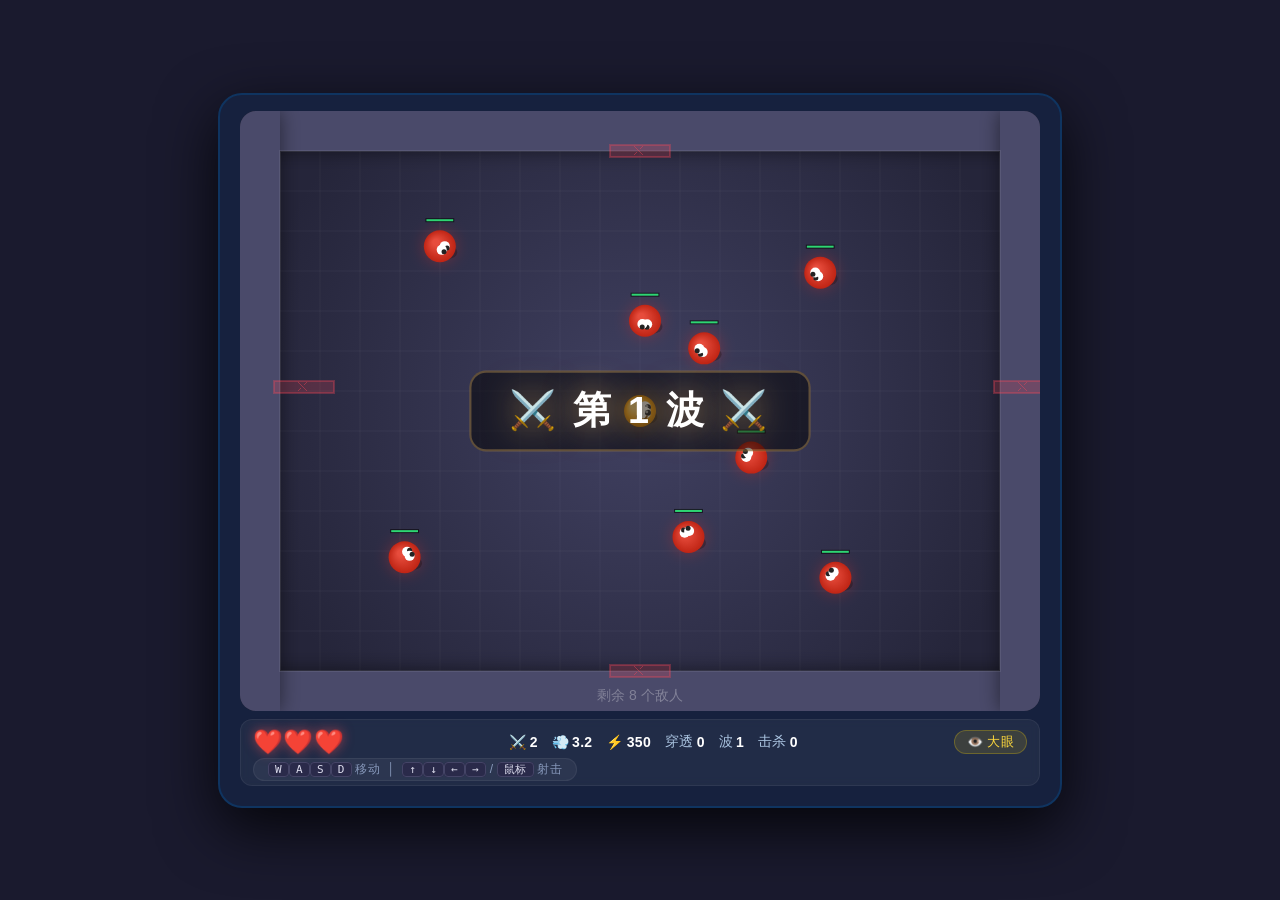
<file: static/abi/index.html>
<!DOCTYPE html>
<html lang="zh-CN">
<head>
    <meta charset="UTF-8">
    <meta name="viewport" content="width=device-width, initial-scale=1.0">
    <title>以撒的结合 · 终极强化版</title>
    <style>
        * {
            margin: 0;
            padding: 0;
            box-sizing: border-box;
            user-select: none;
        }
        body {
            background: #1a1a2e;
            display: flex;
            justify-content: center;
            align-items: center;
            min-height: 100vh;
            font-family: 'Segoe UI', Arial, sans-serif;
        }
        .game-wrapper {
            background: #16213e;
            padding: 16px 20px 20px 20px;
            border-radius: 24px;
            box-shadow: 0 20px 60px rgba(0, 0, 0, 0.8);
            border: 2px solid #0f3460;
            display: flex;
            flex-direction: column;
            align-items: center;
        }
        canvas {
            display: block;
            margin: 0 auto;
            border-radius: 16px;
            background: #2d2d44;
            cursor: crosshair;
            box-shadow: inset 0 0 30px rgba(0, 0, 0, 0.6);
            width: 800px;
            height: 600px;
        }
        .info-bar {
            display: flex;
            justify-content: space-between;
            align-items: center;
            padding: 10px 12px 4px 12px;
            color: #eee;
            font-size: 14px;
            letter-spacing: 0.3px;
            flex-wrap: wrap;
            gap: 4px 10px;
            width: 100%;
            max-width: 800px;
            background: rgba(255,255,255,0.05);
            border-radius: 12px;
            margin-top: 8px;
            backdrop-filter: blur(4px);
            border: 1px solid rgba(255,255,255,0.06);
        }
        .info-bar .hearts {
            font-size: 24px;
            line-height: 1;
            text-shadow: 0 0 12px rgba(255, 80, 80, 0.5);
            min-width: 100px;
        }
        .info-bar .stats {
            display: flex;
            gap: 14px;
            font-weight: 500;
            flex-wrap: wrap;
        }
        .info-bar .stats .stat-item {
            display: flex;
            align-items: center;
            gap: 3px;
        }
        .info-bar .stats .stat-item .label {
            color: #aac4e0;
        }
        .info-bar .stats .stat-item .value {
            color: #fff;
            font-weight: 700;
        }
        .info-bar .special-badge {
            display: flex;
            gap: 6px;
            background: rgba(255, 215, 0, 0.12);
            padding: 2px 12px;
            border-radius: 20px;
            border: 1px solid rgba(255, 215, 0, 0.25);
            font-size: 13px;
            flex-wrap: wrap;
        }
        .info-bar .special-badge .badge-item {
            display: flex;
            align-items: center;
            gap: 4px;
            color: #ffd93d;
        }
        .info-bar .controls-hint {
            font-size: 12px;
            color: #8899bb;
            background: rgba(255, 255, 255, 0.05);
            padding: 2px 14px;
            border-radius: 20px;
            border: 1px solid rgba(255, 255, 255, 0.06);
            white-space: nowrap;
        }
        .info-bar .controls-hint kbd {
            background: #2a2a4a;
            color: #dde;
            padding: 0 6px;
            border-radius: 4px;
            font-size: 11px;
            border: 1px solid #444466;
        }
        .game-over-overlay,
        .victory-overlay {
            position: absolute;
            top: 0;
            left: 0;
            width: 100%;
            height: 100%;
            display: flex;
            flex-direction: column;
            justify-content: center;
            align-items: center;
            background: rgba(0, 0, 0, 0.7);
            backdrop-filter: blur(6px);
            border-radius: 16px;
            pointer-events: none;
            opacity: 0;
            transition: opacity 0.5s ease;
        }
        .game-over-overlay.show,
        .victory-overlay.show {
            opacity: 1;
            pointer-events: auto;
        }
        .game-over-overlay h1 {
            font-size: 52px;
            color: #ff6b6b;
            text-shadow: 0 0 30px rgba(255, 50, 50, 0.6);
            margin-bottom: 8px;
            letter-spacing: 2px;
        }
        .victory-overlay h1 {
            font-size: 52px;
            color: #ffd93d;
            text-shadow: 0 0 30px rgba(255, 215, 0, 0.6);
            margin-bottom: 8px;
            letter-spacing: 2px;
        }
        .game-over-overlay .sub,
        .victory-overlay .sub {
            font-size: 20px;
            color: #ccd;
            margin-bottom: 20px;
        }
        .game-over-overlay .restart-btn,
        .victory-overlay .restart-btn {
            background: #e94560;
            border: none;
            color: white;
            font-size: 22px;
            font-weight: 700;
            padding: 14px 48px;
            border-radius: 50px;
            cursor: pointer;
            transition: all 0.2s;
            box-shadow: 0 8px 24px rgba(233, 69, 96, 0.4);
            letter-spacing: 0.5px;
        }
        .victory-overlay .restart-btn {
            background: #f5a623;
            box-shadow: 0 8px 24px rgba(245, 166, 35, 0.4);
        }
        .game-over-overlay .restart-btn:hover {
            transform: scale(1.06);
            background: #ff6b81;
            box-shadow: 0 12px 32px rgba(233, 69, 96, 0.6);
        }
        .victory-overlay .restart-btn:hover {
            transform: scale(1.06);
            background: #ffc107;
            box-shadow: 0 12px 32px rgba(245, 166, 35, 0.6);
        }
        .canvas-wrap {
            position: relative;
            display: inline-block;
        }
        .wave-announce {
            position: absolute;
            top: 50%;
            left: 50%;
            transform: translate(-50%, -50%);
            color: #fff;
            font-size: 36px;
            font-weight: 800;
            text-shadow: 0 0 30px rgba(255, 200, 100, 0.6);
            opacity: 0;
            pointer-events: none;
            transition: all 0.4s ease;
            letter-spacing: 3px;
            background: rgba(0, 0, 0, 0.5);
            padding: 12px 36px;
            border-radius: 16px;
            border: 2px solid rgba(255, 200, 100, 0.3);
        }
        .wave-announce.show {
            opacity: 1;
            transform: translate(-50%, -50%) scale(1.05);
        }
        .boss-announce {
            border-color: #ff6b6b !important;
            color: #ff6b6b !important;
            box-shadow: 0 0 60px rgba(255, 50, 50, 0.4) !important;
        }
        .final-boss-announce {
            border-color: #ffd700 !important;
            color: #ffd700 !important;
            box-shadow: 0 0 80px rgba(255, 215, 0, 0.6) !important;
            background: rgba(0,0,0,0.8) !important;
        }
        @media (max-width: 860px) {
            canvas {
                width: 100%;
                height: auto;
                aspect-ratio: 800/600;
            }
            .game-wrapper {
                padding: 12px;
            }
            .info-bar {
                font-size: 12px;
                flex-direction: column;
                align-items: stretch;
                gap: 4px;
            }
            .info-bar .stats {
                justify-content: center;
            }
            .info-bar .controls-hint {
                font-size: 11px;
                text-align: center;
            }
            .special-badge {
                justify-content: center;
            }
        }
    </style>
</head>
<body>

    <div class="game-wrapper">
        <div class="canvas-wrap">
            <canvas id="gameCanvas" width="800" height="600"></canvas>
            <div class="wave-announce" id="waveAnnounce">⚔️ 第 1 波 ⚔️</div>
            <div class="game-over-overlay" id="gameOverOverlay">
                <h1>💀 陨落</h1>
                <div class="sub">你坚持了 <span id="finalWave">0</span> 波 · 击杀 <span id="finalKills">0</span></div>
                <button class="restart-btn" id="restartBtn">🔄 重新开始</button>
            </div>
            <div class="victory-overlay" id="victoryOverlay">
                <h1>🏆 胜利！</h1>
                <div class="sub">你成功击败了最终Boss！<br>击杀总数：<span id="victoryKills">0</span></div>
                <button class="restart-btn" id="victoryRestartBtn">🔄 再来一局</button>
            </div>
        </div>
        <div class="info-bar">
            <div class="hearts" id="heartDisplay">❤️❤️❤️</div>
            <div class="stats" id="statsDisplay">
                <span class="stat-item"><span class="label">⚔️</span><span class="value" id="atkDisplay">1</span></span>
                <span class="stat-item"><span class="label">💨</span><span class="value" id="spdDisplay">3.2</span></span>
                <span class="stat-item"><span class="label">⚡</span><span class="value" id="rateDisplay">350</span></span>
                <span class="stat-item"><span class="label" id="pierceLabel">穿透</span><span class="value" id="pierceDisplay">0</span></span>
                <span class="stat-item"><span class="label">波</span><span class="value" id="waveDisplay">0</span></span>
                <span class="stat-item"><span class="label">击杀</span><span class="value" id="killDisplay">0</span></span>
            </div>
            <div class="special-badge" id="specialBadge">
                <span class="badge-item" id="shieldBadge" style="display:none;">🛡️ 护盾</span>
                <span class="badge-item" id="scytheBadge" style="display:none;">🌪️ 镰刀</span>
                <span class="badge-item" id="homingBadge" style="display:none;">🥄 弯勺</span>
                <span class="badge-item" id="petBadge" style="display:none;">🐕 猎犬</span>
                <span class="badge-item" id="ramPetBadge" style="display:none;">🐐 山羊</span>
                <span class="badge-item" id="slowBadge" style="display:none;">❄️ 冰霜</span>
                <span class="badge-item" id="explosiveBadge" style="display:none;">💥 爆炸</span>
                <span class="badge-item" id="burnBadge" style="display:none;">🔥 灼烧</span>
                <span class="badge-item" id="knockBadge" style="display:none;">✊ 拳头</span>
                <span class="badge-item" id="regenBadge" style="display:none;">🍼 胎盘</span>
                <span class="badge-item" id="magnetBadge" style="display:none;">🧲 磁铁</span>
                <span class="badge-item" id="soyBadge" style="display:none;">🥛 豆浆</span>
                <span class="badge-item" id="shortBadge" style="display:none;">👁️ 大眼</span>
                <span class="badge-item" id="needleBadge" style="display:none;">📌 针头</span>
                <span class="badge-item" id="holyBadge" style="display:none;">✨ 圣光</span>
                <span class="badge-item" id="hourglassBadge" style="display:none;">⏳ 沙漏</span>
                <span class="badge-item" id="fishingNetBadge" style="display:none;">🕸️ 渔网</span>
                <span class="badge-item" id="basketballBadge" style="display:none;">🏀 篮球</span>
            </div>
            <div class="controls-hint">
                <kbd>W</kbd><kbd>A</kbd><kbd>S</kbd><kbd>D</kbd> 移动 &nbsp;│&nbsp; <kbd>↑</kbd><kbd>↓</kbd><kbd>←</kbd><kbd>→</kbd> / <kbd>鼠标</kbd> 射击
            </div>
        </div>
    </div>

    <script>
        // ============================================================
        //  🎮  以撒的结合 · 终极强化版
        //  最终版：修复针头+篮球，削弱最终Boss一阶段弹幕并增加种类
        // ============================================================

        const canvas = document.getElementById('gameCanvas');
        const ctx = canvas.getContext('2d');
        const W = 800,
            H = 600;

        // ---- DOM 引用 ----
        const heartDisplay = document.getElementById('heartDisplay');
        const waveDisplay = document.getElementById('waveDisplay');
        const killDisplay = document.getElementById('killDisplay');
        const atkDisplay = document.getElementById('atkDisplay');
        const spdDisplay = document.getElementById('spdDisplay');
        const rateDisplay = document.getElementById('rateDisplay');
        const pierceDisplay = document.getElementById('pierceDisplay');
        const pierceLabel = document.getElementById('pierceLabel');
        const shieldBadge = document.getElementById('shieldBadge');
        const scytheBadge = document.getElementById('scytheBadge');
        const homingBadge = document.getElementById('homingBadge');
        const petBadge = document.getElementById('petBadge');
        const ramPetBadge = document.getElementById('ramPetBadge');
        const slowBadge = document.getElementById('slowBadge');
        const explosiveBadge = document.getElementById('explosiveBadge');
        const burnBadge = document.getElementById('burnBadge');
        const knockBadge = document.getElementById('knockBadge');
        const regenBadge = document.getElementById('regenBadge');
        const magnetBadge = document.getElementById('magnetBadge');
        const soyBadge = document.getElementById('soyBadge');
        const shortBadge = document.getElementById('shortBadge');
        const needleBadge = document.getElementById('needleBadge');
        const holyBadge = document.getElementById('holyBadge');
        const hourglassBadge = document.getElementById('hourglassBadge');
        const fishingNetBadge = document.getElementById('fishingNetBadge');
        const basketballBadge = document.getElementById('basketballBadge');
        const waveAnnounce = document.getElementById('waveAnnounce');
        const gameOverOverlay = document.getElementById('gameOverOverlay');
        const victoryOverlay = document.getElementById('victoryOverlay');
        const finalWave = document.getElementById('finalWave');
        const finalKills = document.getElementById('finalKills');
        const victoryKills = document.getElementById('victoryKills');
        const restartBtn = document.getElementById('restartBtn');
        const victoryRestartBtn = document.getElementById('victoryRestartBtn');

        // ---- 常量 ----
        const ROOM_PAD = 40;
        const PLAYER_RADIUS = 16;
        const ENEMY_RADIUS = 16;
        const BULLET_RADIUS = 5;
        const ITEM_RADIUS = 14;
        const PLAYER_SPEED_BASE = 3.2;
        const BULLET_SPEED = 7.5;
        const ENEMY_SPEED_BASE = 1.1;
        const SHOOT_DELAY_BASE = 350;
        const MAX_HP = 8;
        const ITEM_LIFETIME_DEFAULT = 300;
        const MAX_WAVE_FOR_SPEED = 20;
        const MAX_PETS = 2;
        const VICTORY_WAVE = 60;
        const MAGNET_RANGE_MULTIPLIER = 6;

        // ---- 工具 ----
        function rand(min, max) { return Math.random() * (max - min) + min; }

        function randInt(min, max) { return Math.floor(rand(min, max + 1)); }

        function dist(a, b) { return Math.hypot(a.x - b.x, a.y - b.y); }

        function clamp(v, min, max) { return Math.max(min, Math.min(max, v)); }

        // ---- 游戏状态 ----
        let game = {};

        const ALL_SPECIAL_TYPES = [
            'shield', 'scythe', 'homing', 'pet', 'slow', 'explosive', 'burn', 'knockback',
            'regen', 'magnet', 'soy_milk', 'short_range', 'ram_pet', 'needle', 'holy_light',
            'hourglass', 'fishing_net', 'basketball'
        ];

        function resetGame() {
            game = {
                running: true,
                over: false,
                victory: false,
                wave: 0,
                kills: 0,
                enemies: [],
                bullets: [],
                enemyBullets: [],
                items: [],
                particles: [],
                spawnTimer: 0,
                waveDelay: 0,
                waveActive: false,
                announceTimer: 0,
                isBossWave: false,
                keys: { w: false, a: false, s: false, d: false, up: false, down: false, left: false, right: false },
                mouse: { x: W / 2, y: H / 2, down: false },
                shootCooldown: 0,
                frame: 0,
                pets: [],
                ramPet: null,
                availableSpecialTypes: [...ALL_SPECIAL_TYPES],
                regenWaveCounter: 0,
                magnetRange: ITEM_RADIUS,
                soyMilk: false,
                shortRange: false,
                hourglass: false,
                fishingNet: false,
                basketball: false,
                itemLifeTime: ITEM_LIFETIME_DEFAULT,
                fireTrails: [],
                finalBossActive: false,
                finalPhase: 0,
                finalPhase2Count: 0,
            };

            game.player = {
                x: W / 2,
                y: H / 2,
                radius: PLAYER_RADIUS,
                hp: 3,
                maxHp: 3,
                atk: 1,
                baseAtk: 1,
                speed: PLAYER_SPEED_BASE,
                shootDelay: SHOOT_DELAY_BASE,
                baseShootDelay: SHOOT_DELAY_BASE,
                invincible: 0,
                angle: 0,
                hasShield: false,
                shieldCharges: 0,
                shieldCooldown: 0,
                scytheActive: false,
                homing: false,
                petCount: 0,
                slowBullet: false,
                explosiveBullet: false,
                burnBullet: false,
                knockbackBullet: false,
                regen: false,
                magnet: false,
                soyMilk: false,
                shortRange: false,
                ramPet: false,
                pierceUp: 0,
                needle: false,
                holyLight: false,
                hourglass: false,
                fishingNet: false,
                basketball: false,
                knockbackDamageBonus: 0,
                lastTrailPos: null,
            };

            giveRandomSpecialItem();
            startWave();
        }

        // ---- 开局随机特殊道具 ----
        function giveRandomSpecialItem() {
            const avail = game.availableSpecialTypes;
            if (avail.length === 0) return;
            const idx = randInt(0, avail.length - 1);
            const chosen = avail[idx];
            avail.splice(idx, 1);
            applySpecialEffect(chosen);
            const names = {
                shield: '🛡️ 护盾',
                scythe: '🌪️ 镰刀',
                homing: '🥄 弯勺',
                pet: '🐕 猎犬',
                ram_pet: '🐐 山羊',
                slow: '❄️ 冰霜',
                explosive: '💥 爆炸',
                burn: '🔥 灼烧',
                knockback: '✊ 拳头',
                regen: '🍼 胎盘',
                magnet: '🧲 磁铁',
                soy_milk: '🥛 豆浆',
                short_range: '👁️ 大眼',
                needle: '📌 针头',
                holy_light: '✨ 圣光',
                hourglass: '⏳ 沙漏',
                fishing_net: '🕸️ 渔网',
                basketball: '🏀 篮球'
            };
            showAnnounce(`✨ 开局获得：${names[chosen] || chosen}`, false);
        }

        function applySpecialEffect(type) {
            const p = game.player;
            switch (type) {
                case 'shield':
                    p.hasShield = true;
                    p.shieldCharges = 1;
                    p.shieldCooldown = 0;
                    break;
                case 'scythe':
                    if (p.soyMilk || p.basketball) return;
                    p.scytheActive = true;
                    p.atk = p.baseAtk * 3;
                    p.shootDelay = p.baseShootDelay * 3;
                    break;
                case 'homing':
                    p.homing = true;
                    break;
                case 'pet':
                    p.petCount = Math.min(p.petCount + 1, MAX_PETS);
                    initPets();
                    break;
                case 'ram_pet':
                    p.ramPet = true;
                    const cd = p.holyLight ? 90 : 180;
                    game.ramPet = {
                        x: p.x + 40,
                        y: p.y,
                        radius: 24,
                        angle: 0,
                        chargeTimer: cd,
                        chargeCooldown: cd,
                        speed: 6,
                        state: 'idle',
                        target: null,
                    };
                    break;
                case 'slow':
                    p.slowBullet = true;
                    break;
                case 'explosive':
                    p.explosiveBullet = true;
                    break;
                case 'burn':
                    p.burnBullet = true;
                    p.pierceUp += 1;
                    break;
                case 'knockback':
                    if (p.soyMilk) return;
                    p.knockbackBullet = true;
                    p.knockbackDamageBonus = 2;
                    break;
                case 'regen':
                    p.regen = true;
                    game.regenWaveCounter = 0;
                    break;
                case 'magnet':
                    p.magnet = true;
                    let baseRange = ITEM_RADIUS * MAGNET_RANGE_MULTIPLIER;
                    if (p.holyLight) baseRange *= 1.5;
                    game.magnetRange = baseRange;
                    break;
                case 'soy_milk':
                    p.soyMilk = true;
                    game.soyMilk = true;
                    if (p.scytheActive) {
                        p.scytheActive = false;
                        p.atk = p.baseAtk;
                        p.shootDelay = p.baseShootDelay;
                    }
                    if (p.knockbackBullet) {
                        p.knockbackBullet = false;
                        p.knockbackDamageBonus = 0;
                    }
                    if (p.holyLight) {
                        p.shootDelay = p.baseShootDelay * 0.2;
                    } else {
                        p.shootDelay = Math.max(100, p.baseShootDelay * 0.2);
                    }
                    p.atk = Math.max(1, p.baseAtk * 0.5);
                    break;
                case 'short_range':
                    p.shortRange = true;
                    game.shortRange = true;
                    if (p.soyMilk) {
                        // 大眼+豆浆
                    } else {
                        p.atk = p.baseAtk * 2;
                    }
                    break;
                case 'needle':
                    p.needle = true;
                    break;
                case 'holy_light':
                    p.holyLight = true;
                    if (p.ramPet && game.ramPet) {
                        game.ramPet.chargeCooldown = 90;
                        game.ramPet.chargeTimer = Math.min(game.ramPet.chargeTimer, 90);
                    }
                    if (p.magnet) {
                        game.magnetRange = ITEM_RADIUS * MAGNET_RANGE_MULTIPLIER * 1.5;
                    }
                    if (p.soyMilk) {
                        p.shootDelay = p.baseShootDelay * 0.2;
                    }
                    break;
                case 'hourglass':
                    p.hourglass = true;
                    game.hourglass = true;
                    game.itemLifeTime = 1200;
                    break;
                case 'fishing_net':
                    p.fishingNet = true;
                    game.fishingNet = true;
                    break;
                case 'basketball':
                    p.basketball = true;
                    game.basketball = true;
                    if (p.scytheActive) {
                        p.scytheActive = false;
                        p.atk = p.baseAtk;
                        p.shootDelay = p.baseShootDelay;
                    }
                    break;
            }
            updateSpecialBadges();
            updateStatsDisplay();
        }

        function initPets() {
            const p = game.player;
            game.pets = [];
            for (let i = 0; i < p.petCount; i++) {
                game.pets.push({
                    x: p.x + 30 + i * 25,
                    y: p.y - 20 + i * 10,
                    radius: 12,
                    angle: 0,
                    shootCooldown: 0,
                    shootDelay: 40,
                    speed: 2.5,
                });
            }
        }

        // ---- 波次系统 ----
        function startWave() {
            if (game.finalBossActive) return;

            game.wave++;
            game.waveActive = true;
            if (game.player.hasShield && game.player.shieldCooldown <= 0) {
                game.player.shieldCharges = 1;
            }

            const isBossWave = (game.wave % 10 === 0);
            game.isBossWave = isBossWave;

            let count = Math.min(3 + game.wave, 14);
            if (isBossWave) {
                count = Math.max(2, count - 2);
            }
            const effectiveWave = Math.min(game.wave, MAX_WAVE_FOR_SPEED);
            const speedMult = 1 + (effectiveWave - 1) * 0.028;

            const hpBaseMult = game.wave > 30 ? 0.7 : 0.5;
            const hpExtra = game.wave > 30 ? 2 : 0;

            for (let i = 0; i < count; i++) {
                let x, y, valid;
                let attempts = 0;
                do {
                    x = rand(ROOM_PAD + 40, W - ROOM_PAD - 40);
                    y = rand(ROOM_PAD + 40, H - ROOM_PAD - 40);
                    valid = dist({ x, y }, game.player) > 150;
                    for (const e of game.enemies) {
                        if (dist({ x, y }, e) < 60) valid = false;
                    }
                    attempts++;
                } while (!valid && attempts < 30);

                let type = 'normal';
                const r = Math.random();
                if (game.wave > 30) {
                    if (r < 0.05) type = 'splitter';
                    else if (r < 0.10) type = 'fan_shooter';
                    else if (r < 0.15) type = 'tank_limit';
                    else if (r < 0.20) type = 'bouncer';
                    else if (r < 0.32) type = 'ranged';
                    else if (r < 0.44) type = 'blue_bullet';
                    else if (r < 0.56) type = 'stationary';
                    else if (r < 0.66) type = 'fast';
                    else if (r < 0.76) type = 'tank';
                    else type = 'normal';
                } else {
                    if (game.wave > 2 && r < 0.12) type = 'fast';
                    else if (game.wave > 3 && r < 0.28) type = 'tank';
                    else if (game.wave > 4 && r < 0.38) type = 'ranged';
                    else if (game.wave > 5 && r < 0.48) type = 'blue_bullet';
                    else if (game.wave > 6 && r < 0.58) type = 'stationary';
                    else type = 'normal';
                }

                const baseHp = Math.ceil(game.wave * hpBaseMult) + 1 + hpExtra;
                let hp, radius, speed, damage, color, shootInterval, special = {};

                switch (type) {
                    case 'fast':
                        hp = Math.max(1, Math.floor(baseHp * 0.6));
                        radius = ENEMY_RADIUS * 0.8;
                        speed = ENEMY_SPEED_BASE * speedMult * 1.5;
                        damage = 1;
                        color = '#f39c12';
                        shootInterval = 0;
                        break;
                    case 'tank':
                        hp = Math.ceil(baseHp * 1.8);
                        radius = ENEMY_RADIUS * 1.4;
                        speed = ENEMY_SPEED_BASE * speedMult * 0.55;
                        damage = 2;
                        color = '#8e44ad';
                        shootInterval = 0;
                        break;
                    case 'ranged':
                        hp = Math.max(1, Math.floor(baseHp * 0.8));
                        radius = ENEMY_RADIUS * 0.9;
                        speed = ENEMY_SPEED_BASE * speedMult * 0.75;
                        damage = 1;
                        color = '#3498db';
                        shootInterval = 80 + randInt(0, 40);
                        break;
                    case 'blue_bullet':
                        hp = Math.max(1, Math.floor(baseHp * 0.7));
                        radius = ENEMY_RADIUS * 0.9;
                        speed = ENEMY_SPEED_BASE * 0.3;
                        damage = 1;
                        color = '#00bfff';
                        shootInterval = 100 + randInt(0, 50);
                        break;
                    case 'stationary':
                        hp = Math.max(1, Math.floor(baseHp * 0.9));
                        radius = ENEMY_RADIUS;
                        speed = 0;
                        damage = 1;
                        color = '#ff6b81';
                        shootInterval = 90 + randInt(0, 40);
                        break;
                    case 'splitter':
                        hp = Math.ceil(baseHp * 2.0);
                        radius = ENEMY_RADIUS * 1.6;
                        speed = ENEMY_SPEED_BASE * speedMult * 0.7;
                        damage = 1;
                        color = '#8e44ad';
                        shootInterval = 0;
                        special.isSplitter = true;
                        break;
                    case 'fan_shooter':
                        hp = Math.ceil(baseHp * 1.2);
                        radius = ENEMY_RADIUS;
                        speed = 0.5;
                        damage = 1;
                        color = '#e67e22';
                        shootInterval = 200;
                        special.isFanShooter = true;
                        break;
                    case 'tank_limit':
                        hp = Math.ceil(baseHp * 4.0);
                        radius = ENEMY_RADIUS * 2.0;
                        speed = 0.3;
                        damage = 2;
                        color = '#2c3e50';
                        shootInterval = 0;
                        special.isTankLimit = true;
                        special.damageCounter = 0;
                        special.damageResetTimer = 0;
                        special.limitPerSecond = hp / 5;
                        break;
                    case 'bouncer':
                        hp = Math.ceil(baseHp * 0.6);
                        radius = ENEMY_RADIUS * 0.8;
                        speed = 8 + game.wave * 0.1;
                        damage = 1;
                        color = '#f1c40f';
                        shootInterval = 0;
                        special.isBouncer = true;
                        special.bounceAngle = rand(0, Math.PI * 2);
                        break;
                    default:
                        hp = baseHp;
                        radius = ENEMY_RADIUS;
                        speed = ENEMY_SPEED_BASE * speedMult * (0.85 + rand(0, 0.25));
                        damage = 1;
                        color = '#e74c3c';
                        shootInterval = 0;
                        break;
                }

                const enemy = {
                    x,
                    y,
                    radius: radius,
                    hp: hp,
                    maxHp: hp,
                    speed: speed,
                    damage: damage,
                    hitCooldown: 0,
                    angle: rand(0, Math.PI * 2),
                    state: 'chase',
                    hurtTimer: 0,
                    type: type,
                    color: color,
                    shootCooldown: shootInterval > 0 ? randInt(0, shootInterval) : 0,
                    shootInterval: shootInterval,
                    slowTimer: 0,
                    slowFactor: 1,
                    burnTimer: 0,
                    burnDamage: 0,
                    burnTickTimer: 0,
                    damageCounter: 0,
                    damageResetTimer: 0,
                    isSplitter: special.isSplitter || false,
                    isFanShooter: special.isFanShooter || false,
                    isTankLimit: special.isTankLimit || false,
                    isBouncer: special.isBouncer || false,
                    bounceAngle: special.bounceAngle || 0,
                    limitPerSecond: special.limitPerSecond || Infinity,
                };
                game.enemies.push(enemy);
            }

            // Boss波次
            if (isBossWave) {
                let bx, by, valid;
                let attempts = 0;
                do {
                    bx = rand(ROOM_PAD + 60, W - ROOM_PAD - 60);
                    by = rand(ROOM_PAD + 60, H - ROOM_PAD - 60);
                    valid = dist({ x: bx, y: by }, game.player) > 200;
                    attempts++;
                } while (!valid && attempts < 40);

                const bossTypes = ['normal', 'laser', 'bounce'];
                const chosenType = bossTypes[randInt(0, bossTypes.length - 1)];

                let bossHp = Math.ceil(game.wave * 2.5) + 12;
                let bossRadius = ENEMY_RADIUS * 2.4;
                let bossSpeed = ENEMY_SPEED_BASE * (0.35 + Math.min(game.wave, MAX_WAVE_FOR_SPEED) * 0.006);
                let bossDamage = 2;
                let bossColor = '#ff4757';
                let bossSkillInterval = 120;

                if (game.wave === VICTORY_WAVE) {
                    bossHp *= 5;
                }

                let bossEnhance = 0;
                if (game.wave === 40 || game.wave === 50 || game.wave === 60) {
                    bossEnhance = game.wave / 10;
                }

                if (chosenType === 'laser') {
                    bossRadius = ENEMY_RADIUS * 1.6;
                    bossHp = Math.ceil(bossHp * 0.7);
                    bossSpeed = 1.0;
                    bossColor = '#00bfff';
                    bossSkillInterval = 90;
                } else if (chosenType === 'bounce') {
                    bossRadius = ENEMY_RADIUS * 2.0;
                    bossHp = Math.ceil(bossHp * 1.2);
                    bossSpeed = 5 + game.wave * 0.05;
                    bossColor = '#8e44ad';
                    bossSkillInterval = 0;
                }

                const boss = {
                    x: bx,
                    y: by,
                    radius: bossRadius,
                    hp: bossHp,
                    maxHp: bossHp,
                    speed: bossSpeed,
                    damage: bossDamage,
                    hitCooldown: 0,
                    angle: 0,
                    state: 'chase',
                    hurtTimer: 0,
                    type: 'boss',
                    color: bossColor,
                    isBoss: true,
                    skillTimer: (chosenType === 'laser') ? 120 : 0,
                    skillInterval: bossSkillInterval,
                    phase: 0,
                    slowTimer: 0,
                    slowFactor: 1,
                    burnTimer: 0,
                    burnDamage: 0,
                    burnTickTimer: 0,
                    chargeTimer: 0,
                    isCharging: false,
                    chargeAngle: 0,
                    damageCounter: 0,
                    damageResetTimer: 0,
                    bossType: chosenType,
                    bounceAngle: Math.PI / 4,
                    laserTimer: 0,
                    laserCooldown: 60,
                    enhance: bossEnhance,
                };
                if (game.wave === VICTORY_WAVE) {
                    boss._limitPerSecond = boss.maxHp / 10;
                } else {
                    boss._limitPerSecond = boss.maxHp / 2;
                }
                game.enemies.push(boss);
                showAnnounce(`👑 BOSS 降临！ 第 ${game.wave} 波 (${chosenType})`, true);
            } else {
                showAnnounce(`⚔️ 第 ${game.wave} 波 ⚔️`, false);
            }

            game.spawnTimer = 0;
        }

        function showAnnounce(text, isBoss = false, isFinal = false) {
            const el = waveAnnounce;
            el.textContent = text;
            el.classList.remove('show', 'boss-announce', 'final-boss-announce');
            if (isFinal) el.classList.add('final-boss-announce');
            else if (isBoss) el.classList.add('boss-announce');
            void el.offsetWidth;
            el.classList.add('show');
            game.announceTimer = 120;
        }

        function clearWave() {
            game.waveActive = false;
            if (game.finalBossActive) {
                game.waveDelay = 90;
                return;
            }
            if (game.player.regen && Math.random() < 0.75) {
                spawnItem(W / 2 + rand(-80, 80), H / 2 + rand(-80, 80), 'heart');
            }
            let heartProb = 0.33;
            if (game.player.fishingNet && game.player.regen) {
                heartProb = 0.50;
            }
            if (Math.random() < heartProb) {
                spawnItem(W / 2 + rand(-80, 80), H / 2 + rand(-80, 80), 'heart');
            }
            let dropProbNormal = 0.20;
            if (game.wave > 40) dropProbNormal = 0.12;
            if (Math.random() < dropProbNormal) {
                const types = ['dmg', 'speed', 'rate', 'hpup', 'pierceup'];
                let chosenType = 'heart';
                const r = Math.random();
                if (r < 0.02) {
                    chosenType = 'pierceup';
                } else {
                    const others = ['dmg', 'speed', 'rate', 'hpup'];
                    const weights = [1, 1, 1, 0.7];
                    let total = weights.reduce((a, b) => a + b, 0);
                    let r2 = Math.random() * total;
                    let cum = 0;
                    for (let i = 0; i < weights.length; i++) {
                        cum += weights[i];
                        if (r2 < cum) {
                            chosenType = others[i];
                            break;
                        }
                    }
                }
                spawnItem(W / 2 + rand(-120, 120), H / 2 + rand(-120, 120), chosenType);
            }
            game.waveDelay = 90;
        }

        // ---- 道具系统 ----
        function spawnItem(x, y, forcedType = null) {
            if (game.finalBossActive) return;
            const types = ['heart', 'dmg', 'speed', 'rate', 'hpup', 'pierceup'];
            const type = forcedType || types[randInt(0, types.length - 1)];
            const colors = {
                heart: '#ff4757',
                dmg: '#ff6b35',
                speed: '#2ed573',
                rate: '#ffa502',
                hpup: '#ff6bff',
                pierceup: '#00bfff',
                special: '#ffd700'
            };
            const symbols = {
                heart: '❤️',
                dmg: '⚔️',
                speed: '💨',
                rate: '⚡',
                hpup: '💖',
                pierceup: '➡️',
                special: '✨'
            };
            const lifeTime = game.hourglass ? 1200 : ITEM_LIFETIME_DEFAULT;
            const item = {
                x,
                y,
                radius: ITEM_RADIUS,
                type: type,
                color: colors[type] || '#fff',
                symbol: symbols[type] || '?',
                bobPhase: rand(0, Math.PI * 2),
                life: lifeTime,
                special: false,
            };
            if (type === 'special') {
                const avail = game.availableSpecialTypes;
                if (avail.length > 0) {
                    const idx = randInt(0, avail.length - 1);
                    const st = avail[idx];
                    avail.splice(idx, 1);
                    item.specialType = st;
                    item.special = true;
                    const symMap = {
                        shield: '🛡️',
                        scythe: '🌪️',
                        homing: '🥄',
                        pet: '🐕',
                        ram_pet: '🐐',
                        slow: '❄️',
                        explosive: '💥',
                        burn: '🔥',
                        knockback: '✊',
                        regen: '🍼',
                        magnet: '🧲',
                        soy_milk: '🥛',
                        short_range: '👁️',
                        needle: '📌',
                        holy_light: '✨',
                        hourglass: '⏳',
                        fishing_net: '🕸️',
                        basketball: '🏀'
                    };
                    item.symbol = symMap[st] || '✨';
                    item.color = '#ffd700';
                } else {
                    item.type = 'heart';
                    item.color = '#ff4757';
                    item.symbol = '❤️';
                    item.special = false;
                }
            }
            game.items.push(item);
        }

        function spawnSpecialItem(x, y) {
            if (game.finalBossActive) return;
            const avail = game.availableSpecialTypes;
            if (avail.length === 0) {
                spawnItem(x, y, 'heart');
                return;
            }
            const idx = randInt(0, avail.length - 1);
            const st = avail[idx];
            avail.splice(idx, 1);
            const symMap = {
                shield: '🛡️',
                scythe: '🌪️',
                homing: '🥄',
                pet: '🐕',
                ram_pet: '🐐',
                slow: '❄️',
                explosive: '💥',
                burn: '🔥',
                knockback: '✊',
                regen: '🍼',
                magnet: '🧲',
                soy_milk: '🥛',
                short_range: '👁️',
                needle: '📌',
                holy_light: '✨',
                hourglass: '⏳',
                fishing_net: '🕸️',
                basketball: '🏀'
            };
            const lifeTime = game.hourglass ? 1200 : ITEM_LIFETIME_DEFAULT;
            const item = {
                x,
                y,
                radius: ITEM_RADIUS,
                type: 'special',
                special: true,
                specialType: st,
                color: '#ffd700',
                symbol: symMap[st] || '✨',
                bobPhase: rand(0, Math.PI * 2),
                life: lifeTime,
            };
            game.items.push(item);
        }

        function applyItem(item) {
            const p = game.player;
            if (item.special) {
                const type = item.specialType;
                const idx = game.availableSpecialTypes.indexOf(type);
                if (idx !== -1) {
                    game.availableSpecialTypes.splice(idx, 1);
                }
                applySpecialEffect(type);
                for (let i = 0; i < 20; i++) {
                    game.particles.push({
                        x: item.x,
                        y: item.y,
                        vx: rand(-4, 4),
                        vy: rand(-4, 4),
                        life: 40 + rand(0, 20),
                        maxLife: 60,
                        radius: rand(2, 6),
                        color: '#ffd700',
                    });
                }
                return;
            }
            if (item.type === 'heart') {
                if (p.regen && p.needle && Math.random() < 0.15) {
                    const offsets = [
                        { x: -20, y: 0 },
                        { x: 20, y: 0 },
                        { x: 0, y: -20 },
                        { x: 0, y: 20 }
                    ];
                    for (const off of offsets) {
                        const item2 = {
                            x: item.x + off.x,
                            y: item.y + off.y,
                            radius: ITEM_RADIUS,
                            type: 'heart',
                            color: '#ff4757',
                            symbol: '❤️',
                            bobPhase: rand(0, Math.PI * 2),
                            life: game.hourglass ? 1200 : ITEM_LIFETIME_DEFAULT,
                            special: false,
                        };
                        game.items.push(item2);
                    }
                    return;
                }
                if (p.hp < p.maxHp) p.hp++;
            } else {
                switch (item.type) {
                    case 'dmg':
                        p.atk += 1;
                        p.baseAtk += 1;
                        if (p.soyMilk) p.atk = Math.max(1, p.baseAtk * 0.5);
                        if (p.shortRange && !p.soyMilk) p.atk = p.baseAtk * 2;
                        if (p.scytheActive) p.atk = p.baseAtk * 3;
                        break;
                    case 'speed':
                        p.speed += 0.3;
                        break;
                    case 'rate':
                        const reduction = 13;
                        if (p.holyLight && p.soyMilk) {
                            p.shootDelay = Math.max(0, p.shootDelay - reduction);
                            p.baseShootDelay = Math.max(0, p.baseShootDelay - reduction);
                        } else {
                            p.shootDelay = Math.max(100, p.shootDelay - reduction);
                            p.baseShootDelay = Math.max(100, p.baseShootDelay - reduction);
                        }
                        if (p.scytheActive) p.shootDelay = p.baseShootDelay * 3;
                        if (p.soyMilk && !p.holyLight) p.shootDelay = Math.max(100, p.baseShootDelay * 0.2);
                        break;
                    case 'hpup':
                        if (p.maxHp < MAX_HP) {
                            p.maxHp++;
                            p.hp = Math.min(p.hp + 1, p.maxHp);
                        }
                        break;
                    case 'pierceup':
                        p.pierceUp += 1;
                        break;
                }
            }
            for (let i = 0; i < 16; i++) {
                game.particles.push({
                    x: item.x,
                    y: item.y,
                    vx: rand(-3, 3),
                    vy: rand(-3, 3),
                    life: 40 + rand(0, 20),
                    maxLife: 60,
                    radius: rand(2, 5),
                    color: item.color,
                });
            }
            updateStatsDisplay();
        }

        function updateSpecialBadges() {
            const p = game.player;
            shieldBadge.style.display = p.hasShield ? 'flex' : 'none';
            scytheBadge.style.display = p.scytheActive ? 'flex' : 'none';
            homingBadge.style.display = p.homing ? 'flex' : 'none';
            petBadge.style.display = p.petCount > 0 ? 'flex' : 'none';
            ramPetBadge.style.display = p.ramPet ? 'flex' : 'none';
            slowBadge.style.display = p.slowBullet ? 'flex' : 'none';
            explosiveBadge.style.display = p.explosiveBullet ? 'flex' : 'none';
            burnBadge.style.display = p.burnBullet ? 'flex' : 'none';
            knockBadge.style.display = p.knockbackBullet ? 'flex' : 'none';
            regenBadge.style.display = p.regen ? 'flex' : 'none';
            magnetBadge.style.display = p.magnet ? 'flex' : 'none';
            soyBadge.style.display = p.soyMilk ? 'flex' : 'none';
            shortBadge.style.display = p.shortRange ? 'flex' : 'none';
            needleBadge.style.display = p.needle ? 'flex' : 'none';
            holyBadge.style.display = p.holyLight ? 'flex' : 'none';
            hourglassBadge.style.display = p.hourglass ? 'flex' : 'none';
            fishingNetBadge.style.display = p.fishingNet ? 'flex' : 'none';
            basketballBadge.style.display = p.basketball ? 'flex' : 'none';
            if (p.scytheActive) {
                pierceLabel.textContent = '🌪️镰刀';
                pierceDisplay.textContent = '∞';
            } else {
                pierceLabel.textContent = '穿透';
                pierceDisplay.textContent = p.pierceUp;
            }
        }

        function updateStatsDisplay() {
            const p = game.player;
            atkDisplay.textContent = p.atk;
            spdDisplay.textContent = p.speed.toFixed(1);
            rateDisplay.textContent = Math.round(p.shootDelay);
        }

        // ---- 射击 ----
        function playerShoot(angle) {
            const p = game.player;
            if (game.shootCooldown > 0) return;
            if (game.over || game.victory) return;

            const isBigEyeSoy = p.shortRange && p.soyMilk;
            let bulletLife = 100;
            if (p.shortRange) bulletLife = 50;
            if (p.basketball) bulletLife *= 2;

            let bulletRadius = BULLET_RADIUS;
            if (p.shortRange) bulletRadius *= 2;
            if (p.soyMilk) bulletRadius *= 0.5;
            if (p.holyLight && p.shortRange) bulletRadius *= 2;
            if (p.holyLight && p.scytheActive) bulletRadius *= 2;

            const shootBullet = (ang, dmg) => {
                let damage = dmg || p.atk;
                let color = '#ffd93d';
                let needleProb = p.needle ? (p.holyLight ? 0.15 : 0.05) : 0;
                let isNeedle = false;
                if (Math.random() < needleProb) {
                    const mult = p.soyMilk ? 12 : 8;
                    damage *= mult;
                    color = '#333';
                    isNeedle = true;
                }
                if (p.knockbackBullet) {
                    damage += p.knockbackDamageBonus || 0;
                }
                const bullet = {
                    x: p.x + Math.cos(ang) * (p.radius + 4),
                    y: p.y + Math.sin(ang) * (p.radius + 4),
                    vx: Math.cos(ang) * BULLET_SPEED,
                    vy: Math.sin(ang) * BULLET_SPEED,
                    radius: bulletRadius,
                    damage: damage,
                    life: bulletLife,
                    friendly: true,
                    color: color,
                    pierceRemain: p.scytheActive ? 999 : p.pierceUp,
                    homing: p.homing,
                    explosive: p.explosiveBullet,
                    slow: p.slowBullet && !(p.burnBullet && p.slowBullet),
                    burn: p.burnBullet,
                    knockback: p.knockbackBullet,
                    angle: ang,
                    scythe: p.scytheActive,
                    rot: 0,
                    isScytheBigEye: p.scytheActive && p.shortRange,
                    returnToPlayer: false,
                    hoverTimer: 0,
                    auraRadius: (p.holyLight && p.homing) ? bulletRadius * 2 : 0,
                    auraDamage: (p.holyLight && p.homing) ? p.atk : 0,
                    auraTimer: 0,
                    bounceCount: 0,
                    maxBounces: 10,
                    basketball: p.basketball,
                    bounceDamageMult: 1,
                    bounceRadiusMult: 1,
                    needle: isNeedle, // 标记是否为针头子弹
                };
                game.bullets.push(bullet);
            };

            if (isBigEyeSoy) {
                const spread = 0.3;
                for (let i = -1; i <= 1; i++) {
                    const a = angle + i * spread;
                    shootBullet(a, p.baseAtk);
                }
            } else {
                shootBullet(angle);
            }

            game.shootCooldown = p.shootDelay;

            for (let i = 0; i < 4; i++) {
                game.particles.push({
                    x: p.x + Math.cos(angle) * (p.radius + 2),
                    y: p.y + Math.sin(angle) * (p.radius + 2),
                    vx: Math.cos(angle + rand(-0.5, 0.5)) * rand(1, 3),
                    vy: Math.sin(angle + rand(-0.5, 0.5)) * rand(1, 3),
                    life: 12 + rand(0, 8),
                    maxLife: 20,
                    radius: rand(2, 4),
                    color: '#ffd93d',
                });
            }
        }

        // ---- 敌人 AI ----
        function updateEnemy(e, dt) {
            if (e.hp <= 0) return;
            const p = game.player;
            const dx = p.x - e.x;
            const dy = p.y - e.y;
            const d = Math.hypot(dx, dy);

            e.damageResetTimer += dt;
            if (e.damageResetTimer >= 1) {
                e.damageResetTimer = 0;
                e.damageCounter = 0;
            }

            if (e.hitCooldown > 0) e.hitCooldown -= dt;
            if (e.hurtTimer > 0) e.hurtTimer -= dt;
            if (e.slowTimer > 0) e.slowTimer -= dt;
            if (e.burnTimer > 0) {
                e.burnTimer -= dt;
                e.burnTickTimer += dt;
                if (e.burnTickTimer >= 0.5) {
                    e.burnTickTimer = 0;
                    e.hp -= e.burnDamage;
                }
            }
            let speedFactor = e.slowTimer > 0 ? 0.5 : 1;
            if (e.slowTimer > 0 && p.slowBullet && p.holyLight) {
                speedFactor = 0;
            }

            if (e.isTankLimit) {
                const limit = e.maxHp / 5;
                if (e.damageCounter > limit) {
                    // 实际在碰撞中限制
                }
            }

            // ---- 最终Boss阶段1：静止，多种慢速弹幕 ----
            if (e.finalPhase1) {
                e.skillTimer -= dt * 60;
                if (e.skillTimer <= 0) {
                    // 随机选择弹幕模式
                    const pattern = randInt(0, 3);
                    if (pattern === 0) {
                        // 环形：数量减少到6，慢速
                        const count = 6;
                        const speed = 1.2;
                        const life = 350;
                        for (let i = 0; i < count; i++) {
                            const a = (i / count) * Math.PI * 2 + game.frame * 0.01;
                            game.enemyBullets.push({
                                x: e.x + Math.cos(a) * (e.radius + 6),
                                y: e.y + Math.sin(a) * (e.radius + 6),
                                vx: Math.cos(a) * speed,
                                vy: Math.sin(a) * speed,
                                radius: 5,
                                damage: 1,
                                color: '#ff6b6b',
                                life: life,
                            });
                        }
                    } else if (pattern === 1) {
                        // 扇形散射：数量减少
                        const count = 6;
                        const spread = 0.8;
                        for (let i = 0; i < count; i++) {
                            const a = Math.atan2(dy, dx) - spread/2 + (i / (count-1)) * spread + rand(-0.1, 0.1);
                            game.enemyBullets.push({
                                x: e.x + Math.cos(a) * (e.radius + 6),
                                y: e.y + Math.sin(a) * (e.radius + 6),
                                vx: Math.cos(a) * (1.5 + rand(-0.2, 0.2)),
                                vy: Math.sin(a) * (1.5 + rand(-0.2, 0.2)),
                                radius: 5,
                                damage: 1,
                                color: '#ff6b6b',
                                life: 280,
                            });
                        }
                    } else if (pattern === 2) {
                        // 追踪弹：少量
                        const count = 2;
                        for (let i = 0; i < count; i++) {
                            const a = rand(0, Math.PI * 2);
                            const speed = 1.0;
                            game.enemyBullets.push({
                                x: e.x + Math.cos(a) * (e.radius + 6),
                                y: e.y + Math.sin(a) * (e.radius + 6),
                                vx: Math.cos(a) * speed,
                                vy: Math.sin(a) * speed,
                                radius: 6,
                                damage: 1,
                                color: '#ff6b6b',
                                life: 400,
                                homing: true,
                                target: p,
                                turnSpeed: 0.015,
                            });
                        }
                    } else if (pattern === 3) {
                        // 大型慢速弹：1发
                        const a = Math.atan2(dy, dx) + rand(-0.5, 0.5);
                        game.enemyBullets.push({
                            x: e.x + Math.cos(a) * (e.radius + 6),
                            y: e.y + Math.sin(a) * (e.radius + 6),
                            vx: Math.cos(a) * 0.7,
                            vy: Math.sin(a) * 0.7,
                            radius: 12,
                            damage: 2,
                            color: '#ffa502',
                            life: 450,
                        });
                    }
                    e.skillTimer = 40 + randInt(0, 20); // 0.7~1秒
                }
                // 边界
                e.x = clamp(e.x, ROOM_PAD + e.radius, W - ROOM_PAD - e.radius);
                e.y = clamp(e.y, ROOM_PAD + e.radius, H - ROOM_PAD - e.radius);
                // 碰撞玩家
                if (d < p.radius + e.radius && p.invincible <= 0) {
                    if (p.hasShield && p.shieldCharges > 0 && p.shieldCooldown <= 0) {
                        p.shieldCharges--;
                        p.shieldCooldown = 900;
                        p.invincible = p.holyLight ? 90 : 60;
                        triggerShieldBreakEffects();
                        for (let i = 0; i < 20; i++) {
                            game.particles.push({
                                x: p.x,
                                y: p.y,
                                vx: rand(-5, 5),
                                vy: rand(-5, 5),
                                life: 20 + rand(0, 15),
                                maxLife: 35,
                                radius: rand(3, 7),
                                color: '#00d2ff',
                            });
                        }
                        const ang = Math.atan2(dy, dx);
                        e.x += Math.cos(ang) * 30;
                        e.y += Math.sin(ang) * 30;
                        return;
                    }
                    if (p.hasShield && p.holyLight && Math.random() < 0.3) {
                        p.invincible = 10;
                        return;
                    }
                    p.hp -= e.damage;
                    p.invincible = p.holyLight ? 90 : 60;
                    const angle = Math.atan2(dy, dx);
                    p.x -= Math.cos(angle) * 20;
                    p.y -= Math.sin(angle) * 20;
                    for (let i = 0; i < 12; i++) {
                        game.particles.push({
                            x: p.x,
                            y: p.y,
                            vx: rand(-3, 3),
                            vy: rand(-3, 3),
                            life: 25 + rand(0, 15),
                            maxLife: 40,
                            radius: rand(3, 6),
                            color: '#ff4757',
                        });
                    }
                    if (p.hp <= 0) {
                        p.hp = 0;
                        gameOver();
                    }
                }
                return;
            }

            // ---- 普通敌人类型 ----
            if (e.type === 'ranged') {
                const idealDist = 200;
                if (d < idealDist - 20) {
                    const ang = Math.atan2(dy, dx);
                    e.x -= Math.cos(ang) * e.speed * speedFactor * dt * 60;
                    e.y -= Math.sin(ang) * e.speed * speedFactor * dt * 60;
                } else if (d > idealDist + 20) {
                    const ang = Math.atan2(dy, dx);
                    e.x += Math.cos(ang) * e.speed * speedFactor * dt * 60;
                    e.y += Math.sin(ang) * e.speed * speedFactor * dt * 60;
                } else {
                    e.angle += (Math.random() - 0.5) * 0.02;
                    e.x += Math.cos(e.angle) * e.speed * 0.3 * dt * 60;
                    e.y += Math.sin(e.angle) * e.speed * 0.3 * dt * 60;
                }
                if (e.shootCooldown <= 0 && d < 400) {
                    const ang = Math.atan2(dy, dx);
                    let bulletSpeed = 3.5;
                    if (e.slowTimer > 0) bulletSpeed *= 0.6;
                    game.enemyBullets.push({
                        x: e.x + Math.cos(ang) * (e.radius + 4),
                        y: e.y + Math.sin(ang) * (e.radius + 4),
                        vx: Math.cos(ang) * bulletSpeed,
                        vy: Math.sin(ang) * bulletSpeed,
                        radius: 6,
                        damage: 1,
                        color: '#ff6b81',
                        life: 120,
                    });
                    e.shootCooldown = e.shootInterval || 80;
                } else {
                    e.shootCooldown -= dt * 60;
                }
            } else if (e.type === 'blue_bullet') {
                if (e.shootCooldown <= 0) {
                    const dirs = [0, Math.PI/2, Math.PI, 3*Math.PI/2];
                    let bulletSpeed = 3.0;
                    if (e.slowTimer > 0) bulletSpeed *= 0.6;
                    for (const ang of dirs) {
                        game.enemyBullets.push({
                            x: e.x + Math.cos(ang) * (e.radius + 4),
                            y: e.y + Math.sin(ang) * (e.radius + 4),
                            vx: Math.cos(ang) * bulletSpeed,
                            vy: Math.sin(ang) * bulletSpeed,
                            radius: 5,
                            damage: 1,
                            color: '#00bfff',
                            life: 100,
                        });
                    }
                    e.shootCooldown = e.shootInterval || 100;
                } else {
                    e.shootCooldown -= dt * 60;
                }
                e.x += Math.sin(game.frame * 0.01 + e.x) * 0.1;
                e.y += Math.cos(game.frame * 0.01 + e.y) * 0.1;
            } else if (e.type === 'stationary') {
                if (e.shootCooldown <= 0 && d < 400) {
                    let angle;
                    const absDX = Math.abs(dx);
                    const absDY = Math.abs(dy);
                    if (absDX > absDY) {
                        angle = dx > 0 ? 0 : Math.PI;
                    } else {
                        angle = dy > 0 ? Math.PI/2 : 3*Math.PI/2;
                    }
                    angle += rand(-0.1, 0.1);
                    let bulletSpeed = 3.2;
                    if (e.slowTimer > 0) bulletSpeed *= 0.6;
                    game.enemyBullets.push({
                        x: e.x + Math.cos(angle) * (e.radius + 4),
                        y: e.y + Math.sin(angle) * (e.radius + 4),
                        vx: Math.cos(angle) * bulletSpeed,
                        vy: Math.sin(angle) * bulletSpeed,
                        radius: 6,
                        damage: 1,
                        color: '#ff6b81',
                        life: 110,
                    });
                    e.shootCooldown = e.shootInterval || 90;
                } else {
                    e.shootCooldown -= dt * 60;
                }
            } else if (e.isFanShooter) {
                if (e.shootCooldown <= 0 && d < 400) {
                    const count = 8;
                    const spread = 1.0;
                    for (let i = 0; i < count; i++) {
                        const a = Math.atan2(dy, dx) - spread/2 + (i / (count-1)) * spread + rand(-0.05, 0.05);
                        let bulletSpeed = 3.0;
                        if (e.slowTimer > 0) bulletSpeed *= 0.6;
                        game.enemyBullets.push({
                            x: e.x + Math.cos(a) * (e.radius + 4),
                            y: e.y + Math.sin(a) * (e.radius + 4),
                            vx: Math.cos(a) * bulletSpeed,
                            vy: Math.sin(a) * bulletSpeed,
                            radius: 5,
                            damage: 1,
                            color: '#e67e22',
                            life: 160,
                        });
                    }
                    e.shootCooldown = e.shootInterval || 200;
                } else {
                    e.shootCooldown -= dt * 60;
                }
                e.x += Math.sin(game.frame * 0.005 + e.x) * 0.2;
                e.y += Math.cos(game.frame * 0.005 + e.y) * 0.2;
            } else if (e.isBouncer) {
                const speed = e.speed * speedFactor * dt * 60;
                e.x += Math.cos(e.bounceAngle) * speed;
                e.y += Math.sin(e.bounceAngle) * speed;
                if (e.x < ROOM_PAD + e.radius || e.x > W - ROOM_PAD - e.radius) {
                    e.bounceAngle = Math.PI - e.bounceAngle;
                    e.x = clamp(e.x, ROOM_PAD + e.radius, W - ROOM_PAD - e.radius);
                    if (e.isBoss && e.bossType === 'bounce' && e.enhance >= 4) {
                        const count = 8 + Math.floor(e.enhance);
                        for (let i = 0; i < count; i++) {
                            const a = (i / count) * Math.PI * 2;
                            game.enemyBullets.push({
                                x: e.x + Math.cos(a) * (e.radius + 4),
                                y: e.y + Math.sin(a) * (e.radius + 4),
                                vx: Math.cos(a) * 2.5,
                                vy: Math.sin(a) * 2.5,
                                radius: 5,
                                damage: 1,
                                color: '#8e44ad',
                                life: 80,
                            });
                        }
                    }
                }
                if (e.y < ROOM_PAD + e.radius || e.y > H - ROOM_PAD - e.radius) {
                    e.bounceAngle = -e.bounceAngle;
                    e.y = clamp(e.y, ROOM_PAD + e.radius, H - ROOM_PAD - e.radius);
                    if (e.isBoss && e.bossType === 'bounce' && e.enhance >= 4) {
                        const count = 8 + Math.floor(e.enhance);
                        for (let i = 0; i < count; i++) {
                            const a = (i / count) * Math.PI * 2;
                            game.enemyBullets.push({
                                x: e.x + Math.cos(a) * (e.radius + 4),
                                y: e.y + Math.sin(a) * (e.radius + 4),
                                vx: Math.cos(a) * 2.5,
                                vy: Math.sin(a) * 2.5,
                                radius: 5,
                                damage: 1,
                                color: '#8e44ad',
                                life: 80,
                            });
                        }
                    }
                }
            } else {
                if (d > 2 && e.state !== 'hurt' && !e.isBoss) {
                    const speed = e.speed * speedFactor * (1 + (Math.min(game.wave, MAX_WAVE_FOR_SPEED) - 1) * 0.015);
                    const step = Math.min(speed * dt * 60, d);
                    e.x += (dx / d) * step;
                    e.y += (dy / d) * step;
                    e.angle = Math.atan2(dy, dx);
                }
            }

            // ---- Boss AI ----
            if (e.isBoss) {
                const hpRatio = e.hp / e.maxHp;
                let speedMultBoss = 1;
                if (hpRatio < 0.5) speedMultBoss = 1.5;

                // 阶段3最终Boss：复杂混合
                if (e.finalPhase3) {
                    if (d > 2) {
                        const step = Math.min(e.speed * speedFactor * 0.5 * dt * 60, d);
                        e.x += (dx / d) * step;
                        e.y += (dy / d) * step;
                        e.angle = Math.atan2(dy, dx);
                    }
                    e.skillTimer -= dt * 60;
                    if (e.skillTimer <= 0) {
                        const skills = ['ring', 'scatter', 'tracking', 'laser_beam', 'explode', 'summon'];
                        const count = 1 + (hpRatio < 0.5 ? 1 : 0);
                        for (let c = 0; c < count; c++) {
                            const chosen = skills[randInt(0, skills.length - 1)];
                            executeBossSkill(e, chosen);
                        }
                        e.skillTimer = 60 + randInt(0, 30);
                    }
                    e.x = clamp(e.x, ROOM_PAD + e.radius, W - ROOM_PAD - e.radius);
                    e.y = clamp(e.y, ROOM_PAD + e.radius, H - ROOM_PAD - e.radius);
                    if (d < p.radius + e.radius && p.invincible <= 0) {
                        if (p.hasShield && p.shieldCharges > 0 && p.shieldCooldown <= 0) {
                            p.shieldCharges--;
                            p.shieldCooldown = 900;
                            p.invincible = p.holyLight ? 90 : 60;
                            triggerShieldBreakEffects();
                            for (let i = 0; i < 20; i++) {
                                game.particles.push({
                                    x: p.x,
                                    y: p.y,
                                    vx: rand(-5, 5),
                                    vy: rand(-5, 5),
                                    life: 20 + rand(0, 15),
                                    maxLife: 35,
                                    radius: rand(3, 7),
                                    color: '#00d2ff',
                                });
                            }
                            const ang = Math.atan2(dy, dx);
                            e.x += Math.cos(ang) * 30;
                            e.y += Math.sin(ang) * 30;
                            return;
                        }
                        if (p.hasShield && p.holyLight && Math.random() < 0.3) {
                            p.invincible = 10;
                            return;
                        }
                        p.hp -= e.damage;
                        p.invincible = p.holyLight ? 90 : 60;
                        const angle = Math.atan2(dy, dx);
                        p.x -= Math.cos(angle) * 20;
                        p.y -= Math.sin(angle) * 20;
                        for (let i = 0; i < 12; i++) {
                            game.particles.push({
                                x: p.x,
                                y: p.y,
                                vx: rand(-3, 3),
                                vy: rand(-3, 3),
                                life: 25 + rand(0, 15),
                                maxLife: 40,
                                radius: rand(3, 6),
                                color: '#ff4757',
                            });
                        }
                        if (p.hp <= 0) {
                            p.hp = 0;
                            gameOver();
                        }
                    }
                    return;
                }

                // 普通boss逻辑（包括阶段2的加强boss）
                if (e.bossType === 'laser') {
                    e.x += Math.cos(e.angle || 0) * e.speed * 0.5 * dt * 60 * speedMultBoss;
                    e.y += Math.sin(e.angle || 0) * e.speed * 0.5 * dt * 60 * speedMultBoss;
                    e.x = clamp(e.x, ROOM_PAD + e.radius, W - ROOM_PAD - e.radius);
                    e.y = clamp(e.y, ROOM_PAD + e.radius, H - ROOM_PAD - e.radius);
                    if (Math.random() < 0.01) {
                        e.angle = (e.angle || 0) + (Math.random() > 0.5 ? 1 : -1) * Math.PI / 2;
                    }
                    e.skillTimer -= dt * 60;
                    if (e.skillTimer <= 0) {
                        const skills = ['ring', 'scatter', 'tracking', 'laser_beam'];
                        const chosen = skills[randInt(0, skills.length - 1)];
                        let lifeMult = 1;
                        if (e.enhance >= 4) lifeMult = 1.5;
                        if (chosen === 'laser_beam') {
                            const dirs = [0, Math.PI/2, Math.PI, 3*Math.PI/2];
                            for (const ang of dirs) {
                                for (let i = 0; i < 10; i++) {
                                    const offset = (i - 4.5) * 0.06;
                                    const a = ang + offset;
                                    const speed = 8 + game.wave * 0.1;
                                    const life = 60 * lifeMult;
                                    const bullet = {
                                        x: e.x + Math.cos(a) * (e.radius + 4),
                                        y: e.y + Math.sin(a) * (e.radius + 4),
                                        vx: Math.cos(a) * speed,
                                        vy: Math.sin(a) * speed,
                                        radius: 4,
                                        damage: 1,
                                        color: '#00ffff',
                                        life: life,
                                        bounce: (e.enhance >= 4) ? true : false,
                                    };
                                    game.enemyBullets.push(bullet);
                                }
                            }
                        } else {
                            executeBossSkill(e, chosen);
                        }
                        e.skillTimer = e.skillInterval * (0.6 + Math.random() * 0.4);
                    }
                } else if (e.bossType === 'bounce') {
                    const speed = e.speed * speedFactor * dt * 60 * speedMultBoss;
                    e.x += Math.cos(e.bounceAngle) * speed;
                    e.y += Math.sin(e.bounceAngle) * speed;
                    if (e.x < ROOM_PAD + e.radius || e.x > W - ROOM_PAD - e.radius) {
                        e.bounceAngle = Math.PI - e.bounceAngle;
                        e.x = clamp(e.x, ROOM_PAD + e.radius, W - ROOM_PAD - e.radius);
                        if (e.enhance >= 4) {
                            const count = 8 + Math.floor(e.enhance);
                            for (let i = 0; i < count; i++) {
                                const a = (i / count) * Math.PI * 2;
                                game.enemyBullets.push({
                                    x: e.x + Math.cos(a) * (e.radius + 4),
                                    y: e.y + Math.sin(a) * (e.radius + 4),
                                    vx: Math.cos(a) * 2.5,
                                    vy: Math.sin(a) * 2.5,
                                    radius: 5,
                                    damage: 1,
                                    color: '#8e44ad',
                                    life: 80,
                                });
                            }
                        }
                    }
                    if (e.y < ROOM_PAD + e.radius || e.y > H - ROOM_PAD - e.radius) {
                        e.bounceAngle = -e.bounceAngle;
                        e.y = clamp(e.y, ROOM_PAD + e.radius, H - ROOM_PAD - e.radius);
                        if (e.enhance >= 4) {
                            const count = 8 + Math.floor(e.enhance);
                            for (let i = 0; i < count; i++) {
                                const a = (i / count) * Math.PI * 2;
                                game.enemyBullets.push({
                                    x: e.x + Math.cos(a) * (e.radius + 4),
                                    y: e.y + Math.sin(a) * (e.radius + 4),
                                    vx: Math.cos(a) * 2.5,
                                    vy: Math.sin(a) * 2.5,
                                    radius: 5,
                                    damage: 1,
                                    color: '#8e44ad',
                                    life: 80,
                                });
                            }
                        }
                    }
                    e.bounceAngle = Math.round(e.bounceAngle / (Math.PI/4)) * (Math.PI/4);
                    e.damage = 3;
                } else {
                    // normal boss
                    if (e.isCharging) {
                        e.chargeTimer -= dt * 60;
                        const chargeSpeed = 8 * speedMultBoss;
                        e.x += Math.cos(e.chargeAngle) * chargeSpeed * dt * 60;
                        e.y += Math.sin(e.chargeAngle) * chargeSpeed * dt * 60;
                        if (e.chargeTimer <= 0) {
                            e.isCharging = false;
                            e.speed = ENEMY_SPEED_BASE * (0.35 + Math.min(game.wave, MAX_WAVE_FOR_SPEED) * 0.006);
                        }
                        e.x = clamp(e.x, ROOM_PAD + e.radius, W - ROOM_PAD - e.radius);
                        e.y = clamp(e.y, ROOM_PAD + e.radius, H - ROOM_PAD - e.radius);
                    } else {
                        e.skillTimer -= dt * 60;
                        if (e.skillTimer <= 0) {
                            const skills = ['ring', 'summon', 'scatter', 'charge', 'tracking', 'explode'];
                            if (hpRatio < 0.5) {
                                skills.push('charge', 'charge', 'explode');
                            }
                            if (e.enhance >= 4) {
                                skills.push('summon', 'summon');
                            }
                            const chosen = skills[randInt(0, skills.length - 1)];
                            executeBossSkill(e, chosen);
                            e.skillTimer = e.skillInterval * (0.6 + Math.random() * 0.4);
                        }
                    }
                    if (!e.isCharging) {
                        if (d > 2) {
                            const speed = e.speed * speedFactor * speedMultBoss * (1 + (Math.min(game.wave, MAX_WAVE_FOR_SPEED) - 1) * 0.015);
                            const step = Math.min(speed * dt * 60, d);
                            e.x += (dx / d) * step;
                            e.y += (dy / d) * step;
                            e.angle = Math.atan2(dy, dx);
                        }
                    }
                }
            }

            // 边界
            if (!e.isBoss || (e.isBoss && e.bossType !== 'bounce')) {
                if (!e.isBouncer) {
                    e.x = clamp(e.x, ROOM_PAD + e.radius, W - ROOM_PAD - e.radius);
                    e.y = clamp(e.y, ROOM_PAD + e.radius, H - ROOM_PAD - e.radius);
                }
            }

            // 碰撞玩家
            if (d < p.radius + e.radius && p.invincible <= 0) {
                if (p.hasShield && p.shieldCharges > 0 && p.shieldCooldown <= 0) {
                    p.shieldCharges--;
                    p.shieldCooldown = 900;
                    p.invincible = p.holyLight ? 90 : 60;
                    triggerShieldBreakEffects();
                    for (let i = 0; i < 20; i++) {
                        game.particles.push({
                            x: p.x,
                            y: p.y,
                            vx: rand(-5, 5),
                            vy: rand(-5, 5),
                            life: 20 + rand(0, 15),
                            maxLife: 35,
                            radius: rand(3, 7),
                            color: '#00d2ff',
                        });
                    }
                    const ang = Math.atan2(dy, dx);
                    e.x += Math.cos(ang) * 30;
                    e.y += Math.sin(ang) * 30;
                    return;
                }
                if (p.hasShield && p.holyLight && Math.random() < 0.3) {
                    p.invincible = 10;
                    return;
                }
                p.hp -= e.damage;
                p.invincible = p.holyLight ? 90 : 60;
                const angle = Math.atan2(dy, dx);
                p.x -= Math.cos(angle) * 20;
                p.y -= Math.sin(angle) * 20;
                for (let i = 0; i < 12; i++) {
                    game.particles.push({
                        x: p.x,
                        y: p.y,
                        vx: rand(-3, 3),
                        vy: rand(-3, 3),
                        life: 25 + rand(0, 15),
                        maxLife: 40,
                        radius: rand(3, 6),
                        color: '#ff4757',
                    });
                }
                if (p.hp <= 0) {
                    p.hp = 0;
                    gameOver();
                }
            }
        }

        // ---- 护盾破碎连携 ----
        function triggerShieldBreakEffects() {
            const p = game.player;
            const playerPos = { x: p.x, y: p.y };
            if (p.hasShield && p.burnBullet) {
                for (const e of game.enemies) {
                    if (e.hp <= 0) continue;
                    if (dist(playerPos, e) < 200) {
                        e.burnTimer = 120;
                        e.burnDamage = Math.max(1, Math.floor(p.atk * 0.5));
                        e.burnTickTimer = 0;
                    }
                }
            }
            if (p.hasShield && p.knockbackBullet) {
                for (const e of game.enemies) {
                    if (e.hp <= 0) continue;
                    if (dist(playerPos, e) < 180) {
                        const ang = Math.atan2(e.y - p.y, e.x - p.x);
                        e.x += Math.cos(ang) * 40;
                        e.y += Math.sin(ang) * 40;
                    }
                }
            }
            if (p.slowBullet && p.hasShield) {
                for (const e of game.enemies) {
                    if (e.hp <= 0) continue;
                    if (dist(playerPos, e) < 150) {
                        e.slowTimer = 60;
                    }
                }
            }
            if (p.explosiveBullet && p.hasShield) {
                const damage = p.atk * 2;
                for (const e of game.enemies) {
                    if (e.hp <= 0) continue;
                    if (dist(playerPos, e) < 120) {
                        e.hp -= damage;
                        e.hitCooldown = 10;
                        e.hurtTimer = 15;
                        const ang = Math.atan2(e.y - p.y, e.x - p.x);
                        e.x += Math.cos(ang) * 20;
                        e.y += Math.sin(ang) * 20;
                        for (let k = 0; k < 10; k++) {
                            game.particles.push({
                                x: e.x,
                                y: e.y,
                                vx: rand(-4, 4),
                                vy: rand(-4, 4),
                                life: 20 + rand(0, 10),
                                maxLife: 30,
                                radius: rand(2, 5),
                                color: '#ffa502',
                            });
                        }
                    }
                }
            }
        }

        // ---- Boss技能执行 ----
        function executeBossSkill(boss, skill) {
            const p = game.player;
            const dx = p.x - boss.x;
            const dy = p.y - boss.y;
            const d = Math.hypot(dx, dy);
            const ang = Math.atan2(dy, dx);
            switch (skill) {
                case 'ring': {
                    const count = 10 + Math.floor(game.wave / 5);
                    for (let i = 0; i < count; i++) {
                        const a = (i / count) * Math.PI * 2 + rand(-0.1, 0.1);
                        game.enemyBullets.push({
                            x: boss.x + Math.cos(a) * (boss.radius + 6),
                            y: boss.y + Math.sin(a) * (boss.radius + 6),
                            vx: Math.cos(a) * (2.5 + game.wave * 0.02),
                            vy: Math.sin(a) * (2.5 + game.wave * 0.02),
                            radius: 5,
                            damage: 1,
                            color: '#ff6b6b',
                            life: 120,
                        });
                    }
                    break;
                }
                case 'summon': {
                    let count = 1 + Math.floor(game.wave / 15);
                    if (boss.enhance >= 4) {
                        count = 2 + Math.floor(game.wave / 10);
                    }
                    for (let i = 0; i < count; i++) {
                        const a = rand(0, Math.PI * 2);
                        const dist2 = 60 + rand(0, 30);
                        const sx = boss.x + Math.cos(a) * dist2;
                        const sy = boss.y + Math.sin(a) * dist2;
                        let subType = 'normal';
                        if (boss.enhance >= 4 && Math.random() < 0.3) {
                            subType = 'ranged';
                        }
                        const mini = {
                            x: sx,
                            y: sy,
                            radius: ENEMY_RADIUS * 0.7,
                            hp: Math.ceil(boss.maxHp * 0.15),
                            maxHp: Math.ceil(boss.maxHp * 0.15),
                            speed: boss.speed * 0.8,
                            damage: 1,
                            hitCooldown: 0,
                            angle: 0,
                            state: 'chase',
                            hurtTimer: 0,
                            type: subType,
                            color: subType === 'ranged' ? '#3498db' : '#e67e22',
                            shootCooldown: subType === 'ranged' ? 40 + randInt(0, 20) : 0,
                            shootInterval: subType === 'ranged' ? 80 + randInt(0, 40) : 0,
                            slowTimer: 0,
                            slowFactor: 1,
                            burnTimer: 0,
                            burnDamage: 0,
                            burnTickTimer: 0,
                            damageCounter: 0,
                            damageResetTimer: 0,
                        };
                        game.enemies.push(mini);
                    }
                    break;
                }
                case 'scatter': {
                    const count = 8 + Math.floor(game.wave / 3);
                    const spread = 0.6;
                    for (let i = 0; i < count; i++) {
                        const a = ang - spread/2 + (i / (count-1)) * spread + rand(-0.05, 0.05);
                        game.enemyBullets.push({
                            x: boss.x + Math.cos(a) * (boss.radius + 6),
                            y: boss.y + Math.sin(a) * (boss.radius + 6),
                            vx: Math.cos(a) * (3.5 + game.wave * 0.02),
                            vy: Math.sin(a) * (3.5 + game.wave * 0.02),
                            radius: 5,
                            damage: 1,
                            color: '#ff6b6b',
                            life: 100,
                        });
                    }
                    break;
                }
                case 'charge': {
                    boss.isCharging = true;
                    boss.chargeTimer = 60 + randInt(0, 20);
                    boss.chargeAngle = ang;
                    boss.speed = 0;
                    break;
                }
                case 'tracking': {
                    const count = 4 + Math.floor(game.wave / 8);
                    for (let i = 0; i < count; i++) {
                        const a = rand(0, Math.PI * 2);
                        const speed = 2 + game.wave * 0.015;
                        const bullet = {
                            x: boss.x + Math.cos(a) * (boss.radius + 6),
                            y: boss.y + Math.sin(a) * (boss.radius + 6),
                            vx: Math.cos(a) * speed,
                            vy: Math.sin(a) * speed,
                            radius: 6,
                            damage: 1,
                            color: '#ff6b6b',
                            life: 150,
                            homing: true,
                            target: p,
                            turnSpeed: 0.04,
                        };
                        game.enemyBullets.push(bullet);
                    }
                    break;
                }
                case 'explode': {
                    const radius = 80 + game.wave * 0.5;
                    const hasSlow = game.player.slowBullet;
                    const hasBigEye = game.player.shortRange;
                    const finalRadius = hasBigEye ? radius * 1.8 : radius;
                    for (const other of game.enemies) {
                        if (other === boss || other.hp <= 0) continue;
                        if (dist(boss, other) < finalRadius) {
                            let dmg = boss.damage * 2;
                            if (game.player.burnBullet) {
                                other.burnTimer = 120;
                                other.burnDamage = Math.max(1, Math.floor(boss.damage * 0.5));
                                other.burnTickTimer = 0;
                            }
                            other.hp -= dmg;
                            other.hitCooldown = 10;
                            other.hurtTimer = 15;
                            const ang2 = Math.atan2(other.y - boss.y, other.x - boss.x);
                            other.x += Math.cos(ang2) * 20;
                            other.y += Math.sin(ang2) * 20;
                            if (hasSlow) {
                                other.slowTimer = 60;
                            }
                        }
                    }
                    if (d < finalRadius && p.invincible <= 0) {
                        if (p.hasShield && p.shieldCharges > 0 && p.shieldCooldown <= 0) {
                            p.shieldCharges--;
                            p.shieldCooldown = 900;
                            p.invincible = p.holyLight ? 90 : 30;
                            triggerShieldBreakEffects();
                        } else {
                            p.hp -= 2;
                            p.invincible = p.holyLight ? 90 : 60;
                            const ang2 = Math.atan2(dy, dx);
                            p.x -= Math.cos(ang2) * 30;
                            p.y -= Math.sin(ang2) * 30;
                            if (p.hp <= 0) {
                                p.hp = 0;
                                gameOver();
                            }
                        }
                    }
                    for (let i = 0; i < 40; i++) {
                        game.particles.push({
                            x: boss.x,
                            y: boss.y,
                            vx: rand(-8, 8),
                            vy: rand(-8, 8),
                            life: 30 + rand(0, 20),
                            maxLife: 50,
                            radius: rand(4, 10),
                            color: '#ff4500',
                        });
                    }
                    break;
                }
            }
        }

        // ---- 碰撞检测 ----
        function checkCollisions() {
            const { bullets, enemyBullets, enemies, player } = game;
            const p = game.player;

            // ---- 火焰尾迹阻挡弹幕 ----
            if (game.fireTrails.length > 0) {
                for (let i = enemyBullets.length - 1; i >= 0; i--) {
                    const eb = enemyBullets[i];
                    let blocked = false;
                    for (const trail of game.fireTrails) {
                        if (dist(eb, trail) < 30) {
                            blocked = true;
                            break;
                        }
                    }
                    if (blocked) {
                        enemyBullets.splice(i, 1);
                    }
                }
            }

            // 玩家子弹 vs 敌人
            for (let i = bullets.length - 1; i >= 0; i--) {
                const b = bullets[i];
                if (!b.friendly) continue;
                let bulletUsed = false;
                if (b.auraRadius > 0) {
                    b.auraTimer += 1;
                    if (b.auraTimer >= 6) {
                        b.auraTimer = 0;
                        for (const e of enemies) {
                            if (e.hp <= 0) continue;
                            if (dist(b, e) < b.auraRadius) {
                                e.hp -= b.auraDamage;
                                e.hitCooldown = 2;
                                e.hurtTimer = 5;
                            }
                        }
                    }
                }
                for (let j = enemies.length - 1; j >= 0; j--) {
                    const e = enemies[j];
                    if (e.hp <= 0) continue;
                    const isBounceBoss = e.isBoss && e.bossType === 'bounce';
                    const isBouncer = e.isBouncer;
                    if (dist(b, e) < b.radius + e.radius) {
                        if (p.knockbackBullet && p.holyLight && Math.random() < 0.02) {
                            e.hp = 0;
                        } else {
                            let damage = b.damage;
                            // Boss穿透无效（除镰刀外）
                            if (e.isBoss && !b.scythe && b.pierceRemain > 0) {
                                b.pierceRemain = 0;
                            }
                            if (e.isBoss) {
                                const limit = e._limitPerSecond || (e.maxHp / 2);
                                if (e.damageCounter + damage > limit) {
                                    damage = Math.max(0, limit - e.damageCounter);
                                }
                                e.damageCounter += damage;
                            } else if (e.isTankLimit) {
                                const limit = e.maxHp / 5;
                                if (e.damageCounter + damage > limit) {
                                    damage = Math.max(0, limit - e.damageCounter);
                                }
                                e.damageCounter += damage;
                            }
                            e.hp -= damage;
                        }
                        e.hitCooldown = 8;
                        e.hurtTimer = 10;
                        if (!isBounceBoss && !isBouncer) {
                            const knockAngle = Math.atan2(b.vy, b.vx);
                            const knockForce = b.knockback ? 18 : 4;
                            e.x += Math.cos(knockAngle) * knockForce;
                            e.y += Math.sin(knockAngle) * knockForce;
                        }
                        if (b.slow) e.slowTimer = 60;
                        if (b.burn) {
                            e.burnTimer = 120;
                            e.burnDamage = Math.max(1, Math.floor(b.damage * 0.3));
                            e.burnTickTimer = 0;
                        }
                        if (b.explosive) {
                            let explodeRadius = 50;
                            if (p.shortRange) explodeRadius = 90;
                            const hasSlow = p.slowBullet;
                            const hasBurn = p.burnBullet;
                            for (const other of enemies) {
                                if (other === e || other.hp <= 0) continue;
                                if (dist(b, other) < explodeRadius) {
                                    let dmg2 = b.damage * 1.2;
                                    if (other.isBoss) {
                                        const limit2 = other._limitPerSecond || (other.maxHp / 2);
                                        if (other.damageCounter + dmg2 > limit2) {
                                            dmg2 = Math.max(0, limit2 - other.damageCounter);
                                        }
                                        other.damageCounter += dmg2;
                                    } else if (other.isTankLimit) {
                                        const limit2 = other.maxHp / 5;
                                        if (other.damageCounter + dmg2 > limit2) {
                                            dmg2 = Math.max(0, limit2 - other.damageCounter);
                                        }
                                        other.damageCounter += dmg2;
                                    }
                                    other.hp -= dmg2;
                                    other.hitCooldown = 8;
                                    other.hurtTimer = 10;
                                    const ang2 = Math.atan2(other.y - b.y, other.x - b.x);
                                    other.x += Math.cos(ang2) * 6;
                                    other.y += Math.sin(ang2) * 6;
                                    if (hasSlow) other.slowTimer = 60;
                                    if (hasBurn) {
                                        other.burnTimer = 120;
                                        other.burnDamage = Math.max(1, Math.floor(b.damage * 0.3));
                                        other.burnTickTimer = 0;
                                    }
                                }
                            }
                            for (let k = 0; k < 30; k++) {
                                game.particles.push({
                                    x: b.x,
                                    y: b.y,
                                    vx: rand(-6, 6),
                                    vy: rand(-6, 6),
                                    life: 20 + rand(0, 15),
                                    maxLife: 35,
                                    radius: rand(3, 8),
                                    color: '#ffa502',
                                });
                            }
                        }
                        for (let k = 0; k < 10; k++) {
                            game.particles.push({
                                x: b.x,
                                y: b.y,
                                vx: rand(-4, 4),
                                vy: rand(-4, 4),
                                life: 20 + rand(0, 10),
                                maxLife: 30,
                                radius: rand(2, 5),
                                color: '#ff6b6b',
                            });
                        }
                        if (e.hp <= 0) {
                            // 圣光+爆炸
                            if (p.holyLight && p.explosiveBullet) {
                                const explodeRadius = 80;
                                for (const other of enemies) {
                                    if (other === e || other.hp <= 0) continue;
                                    if (dist(e, other) < explodeRadius) {
                                        let dmg3 = p.atk * 1.5;
                                        if (other.isBoss) {
                                            const limit3 = other._limitPerSecond || (other.maxHp / 2);
                                            if (other.damageCounter + dmg3 > limit3) {
                                                dmg3 = Math.max(0, limit3 - other.damageCounter);
                                            }
                                            other.damageCounter += dmg3;
                                        } else if (other.isTankLimit) {
                                            const limit3 = other.maxHp / 5;
                                            if (other.damageCounter + dmg3 > limit3) {
                                                dmg3 = Math.max(0, limit3 - other.damageCounter);
                                            }
                                            other.damageCounter += dmg3;
                                        }
                                        other.hp -= dmg3;
                                        other.hitCooldown = 10;
                                        other.hurtTimer = 15;
                                        const ang2 = Math.atan2(other.y - e.y, other.x - e.x);
                                        other.x += Math.cos(ang2) * 20;
                                        other.y += Math.sin(ang2) * 20;
                                    }
                                }
                                for (let k = 0; k < 30; k++) {
                                    game.particles.push({
                                        x: e.x,
                                        y: e.y,
                                        vx: rand(-6, 6),
                                        vy: rand(-6, 6),
                                        life: 20 + rand(0, 15),
                                        maxLife: 35,
                                        radius: rand(3, 8),
                                        color: '#ffa502',
                                    });
                                }
                            }
                            if (e.isSplitter && !e._splitDone) {
                                e._splitDone = true;
                                for (let k = 0; k < 3; k++) {
                                    const ang = rand(0, Math.PI * 2);
                                    const dist2 = 30 + rand(0, 20);
                                    const sx = e.x + Math.cos(ang) * dist2;
                                    const sy = e.y + Math.sin(ang) * dist2;
                                    const child = {
                                        x: sx,
                                        y: sy,
                                        radius: ENEMY_RADIUS * 0.8,
                                        hp: Math.ceil(e.maxHp * 0.4),
                                        maxHp: Math.ceil(e.maxHp * 0.4),
                                        speed: ENEMY_SPEED_BASE * (0.75 + rand(0, 0.2)),
                                        damage: 1,
                                        hitCooldown: 0,
                                        angle: 0,
                                        state: 'chase',
                                        hurtTimer: 0,
                                        type: 'ranged',
                                        color: '#3498db',
                                        shootCooldown: 40 + randInt(0, 20),
                                        shootInterval: 80 + randInt(0, 40),
                                        slowTimer: 0,
                                        slowFactor: 1,
                                        burnTimer: 0,
                                        burnDamage: 0,
                                        burnTickTimer: 0,
                                        damageCounter: 0,
                                        damageResetTimer: 0,
                                    };
                                    game.enemies.push(child);
                                }
                            }
                            game.kills++;
                            for (let k = 0; k < 20; k++) {
                                game.particles.push({
                                    x: e.x,
                                    y: e.y,
                                    vx: rand(-5, 5),
                                    vy: rand(-5, 5),
                                    life: 30 + rand(0, 20),
                                    maxLife: 50,
                                    radius: rand(2, 6),
                                    color: e.color || '#e74c3c',
                                });
                            }
                            // 最终Boss阶段转换检查
                            if (e.finalPhase1) {
                                startFinalBossPhase2();
                            } else if (e.finalPhase2) {
                                game.finalPhase2Count--;
                                if (game.finalPhase2Count <= 0) {
                                    startFinalBossPhase3();
                                }
                            } else if (e.finalPhase3) {
                                victory();
                            } else {
                                // 普通Boss掉落
                                if (e.isBoss) {
                                    if (p.holyLight && p.fishingNet && Math.random() < 0.5) {
                                        spawnSpecialItem(e.x + rand(-20, 20), e.y + rand(-20, 20));
                                        spawnSpecialItem(e.x + rand(-20, 20), e.y + rand(-20, 20));
                                    } else {
                                        spawnSpecialItem(e.x + rand(-20, 20), e.y + rand(-20, 20));
                                    }
                                    for (let k = 0; k < 40; k++) {
                                        game.particles.push({
                                            x: e.x,
                                            y: e.y,
                                            vx: rand(-8, 8),
                                            vy: rand(-8, 8),
                                            life: 40 + rand(0, 30),
                                            maxLife: 70,
                                            radius: rand(3, 8),
                                            color: '#ffd700',
                                        });
                                    }
                                } else {
                                    let dropProb = 0.15 + game.wave * 0.005;
                                    if (game.wave <= 6) dropProb *= 2;
                                    if (game.wave > 40) dropProb *= 0.6;
                                    if (Math.random() < dropProb) {
                                        spawnItem(e.x + rand(-20, 20), e.y + rand(-20, 20));
                                    }
                                }
                            }
                            enemies.splice(j, 1);
                        }
                        // 篮球+拳头：命中敌人后反弹（针头子弹不反弹）
                        if (b.basketball && b.knockback && !b.needle && e.hp > 0) {
                            if (b.bounceCount < b.maxBounces) {
                                const angle = Math.atan2(b.vy, b.vx);
                                const normal = Math.atan2(e.y - b.y, e.x - b.x);
                                const diff = normal - angle;
                                const newAngle = angle + 2 * diff + Math.PI;
                                const speed = Math.hypot(b.vx, b.vy);
                                b.vx = Math.cos(newAngle) * speed;
                                b.vy = Math.sin(newAngle) * speed;
                                b.bounceCount++;
                                if (p.holyLight && p.basketball) {
                                    b.radius *= 2;
                                    b.damage *= 2;
                                }
                                continue;
                            }
                        }
                        if (b.scythe || b.pierceRemain > 0) {
                            if (!b.scythe) b.pierceRemain--;
                        } else {
                            bulletUsed = true;
                            break;
                        }
                    }
                }
                if (bulletUsed) {
                    bullets.splice(i, 1);
                }
            }

            // 敌对子弹 vs 玩家
            for (let i = enemyBullets.length - 1; i >= 0; i--) {
                const eb = enemyBullets[i];
                if (eb.homing && eb.target) {
                    const dx = eb.target.x - eb.x;
                    const dy = eb.target.y - eb.y;
                    const d = Math.hypot(dx, dy);
                    if (d > 1) {
                        const targetAngle = Math.atan2(dy, dx);
                        let currentAngle = Math.atan2(eb.vy, eb.vx);
                        let diff = targetAngle - currentAngle;
                        while (diff > Math.PI) diff -= Math.PI * 2;
                        while (diff < -Math.PI) diff += Math.PI * 2;
                        currentAngle += diff * (eb.turnSpeed || 0.04);
                        const speed = Math.hypot(eb.vx, eb.vy);
                        eb.vx = Math.cos(currentAngle) * speed;
                        eb.vy = Math.sin(currentAngle) * speed;
                    }
                }

                let bulletBlocked = false;
                if (game.ramPet) {
                    const pet = game.ramPet;
                    if (dist(eb, pet) < eb.radius + pet.radius) {
                        bulletBlocked = true;
                        for (let k = 0; k < 8; k++) {
                            game.particles.push({
                                x: eb.x,
                                y: eb.y,
                                vx: rand(-3, 3),
                                vy: rand(-3, 3),
                                life: 15 + rand(0, 10),
                                maxLife: 25,
                                radius: rand(2, 4),
                                color: '#00d2ff',
                            });
                        }
                    }
                }
                if (bulletBlocked) {
                    enemyBullets.splice(i, 1);
                    continue;
                }

                if (dist(eb, player) < eb.radius + player.radius && player.invincible <= 0) {
                    if (player.hasShield && player.shieldCharges > 0 && player.shieldCooldown <= 0) {
                        player.shieldCharges--;
                        player.shieldCooldown = 900;
                        player.invincible = player.holyLight ? 90 : 30;
                        triggerShieldBreakEffects();
                        for (let k = 0; k < 20; k++) {
                            game.particles.push({
                                x: player.x,
                                y: player.y,
                                vx: rand(-5, 5),
                                vy: rand(-5, 5),
                                life: 20 + rand(0, 15),
                                maxLife: 35,
                                radius: rand(3, 7),
                                color: '#00d2ff',
                            });
                        }
                        enemyBullets.splice(i, 1);
                        continue;
                    }
                    if (player.hasShield && player.holyLight && Math.random() < 0.3) {
                        player.invincible = 10;
                        enemyBullets.splice(i, 1);
                        continue;
                    }
                    player.hp -= eb.damage || 1;
                    player.invincible = player.holyLight ? 90 : 60;
                    const angle = Math.atan2(eb.vy, eb.vx);
                    player.x -= Math.cos(angle) * 15;
                    player.y -= Math.sin(angle) * 15;
                    for (let k = 0; k < 12; k++) {
                        game.particles.push({
                            x: player.x,
                            y: player.y,
                            vx: rand(-3, 3),
                            vy: rand(-3, 3),
                            life: 25 + rand(0, 15),
                            maxLife: 40,
                            radius: rand(3, 6),
                            color: '#ff4757',
                        });
                    }
                    enemyBullets.splice(i, 1);
                    if (player.hp <= 0) {
                        player.hp = 0;
                        gameOver();
                    }
                }
            }

            // 道具拾取
            const pickupRange = game.magnetRange || ITEM_RADIUS;
            for (let i = game.items.length - 1; i >= 0; i--) {
                const item = game.items[i];
                if (dist(item, player) < item.radius + pickupRange) {
                    applyItem(item);
                    game.items.splice(i, 1);
                }
            }

            // 子弹超界与反弹（篮球）
            for (let i = bullets.length - 1; i >= 0; i--) {
                const b = bullets[i];
                if (b.hoverTimer > 0) {
                    b.hoverTimer -= 1;
                    if (b.hoverTimer <= 0) {
                        bullets.splice(i, 1);
                    }
                    continue;
                }
                // 篮球反弹（边界）：针头子弹不反弹
                if (b.basketball && !b.needle) {
                    let bounced = false;
                    if (b.x < ROOM_PAD + b.radius || b.x > W - ROOM_PAD - b.radius) {
                        b.vx = -b.vx;
                        b.x = clamp(b.x, ROOM_PAD + b.radius, W - ROOM_PAD - b.radius);
                        b.bounceCount++;
                        bounced = true;
                    }
                    if (b.y < ROOM_PAD + b.radius || b.y > H - ROOM_PAD - b.radius) {
                        b.vy = -b.vy;
                        b.y = clamp(b.y, ROOM_PAD + b.radius, H - ROOM_PAD - b.radius);
                        b.bounceCount++;
                        bounced = true;
                    }
                    if (bounced) {
                        if (game.player.holyLight && game.player.basketball) {
                            b.radius *= 2;
                            b.damage *= 2;
                        }
                        if (b.bounceCount > b.maxBounces) {
                            bullets.splice(i, 1);
                            continue;
                        }
                    }
                }
                if (b.x < -20 || b.x > W + 20 || b.y < -20 || b.y > H + 20) {
                    bullets.splice(i, 1);
                    continue;
                }
                b.life--;
                if (b.life <= 0) {
                    if (p.shortRange && p.hourglass && !p.scytheActive) {
                        b.hoverTimer = 60;
                        b.vx = 0;
                        b.vy = 0;
                        continue;
                    }
                    if (b.isScytheBigEye && !b.returnToPlayer) {
                        b.returnToPlayer = true;
                        const dx = p.x - b.x;
                        const dy = p.y - b.y;
                        const d = Math.hypot(dx, dy);
                        if (d > 1) {
                            const ang = Math.atan2(dy, dx);
                            const speed = Math.hypot(b.vx, b.vy);
                            b.vx = Math.cos(ang) * speed * 1.2;
                            b.vy = Math.sin(ang) * speed * 1.2;
                            b.life = 60;
                        } else {
                            bullets.splice(i, 1);
                        }
                    } else {
                        bullets.splice(i, 1);
                    }
                }
            }
            for (let i = enemyBullets.length - 1; i >= 0; i--) {
                const eb = enemyBullets[i];
                if (eb.bounce) {
                    if (eb.x < ROOM_PAD + eb.radius || eb.x > W - ROOM_PAD - eb.radius) {
                        eb.vx = -eb.vx;
                        eb.x = clamp(eb.x, ROOM_PAD + eb.radius, W - ROOM_PAD - eb.radius);
                    }
                    if (eb.y < ROOM_PAD + eb.radius || eb.y > H - ROOM_PAD - eb.radius) {
                        eb.vy = -eb.vy;
                        eb.y = clamp(eb.y, ROOM_PAD + eb.radius, H - ROOM_PAD - eb.radius);
                    }
                }
                if (eb.x < -20 || eb.x > W + 20 || eb.y < -20 || eb.y > H + 20) {
                    enemyBullets.splice(i, 1);
                }
                eb.life--;
                if (eb.life <= 0) enemyBullets.splice(i, 1);
            }
            // 道具寿命
            for (let i = game.items.length - 1; i >= 0; i--) {
                const item = game.items[i];
                if (p.holyLight && p.hourglass) {
                    continue;
                }
                item.life--;
                if (item.life <= 0) {
                    if (p.fishingNet && p.explosiveBullet) {
                        const explodeRadius = 80;
                        for (const e of game.enemies) {
                            if (e.hp <= 0) continue;
                            if (dist(item, e) < explodeRadius) {
                                let dmg = 15;
                                if (e.isBoss) {
                                    const limit = e._limitPerSecond || (e.maxHp / 2);
                                    if (e.damageCounter + dmg > limit) {
                                        dmg = Math.max(0, limit - e.damageCounter);
                                    }
                                    e.damageCounter += dmg;
                                } else if (e.isTankLimit) {
                                    const limit = e.maxHp / 5;
                                    if (e.damageCounter + dmg > limit) {
                                        dmg = Math.max(0, limit - e.damageCounter);
                                    }
                                    e.damageCounter += dmg;
                                }
                                e.hp -= dmg;
                                e.hitCooldown = 10;
                                e.hurtTimer = 15;
                                const ang2 = Math.atan2(e.y - item.y, e.x - item.x);
                                e.x += Math.cos(ang2) * 20;
                                e.y += Math.sin(ang2) * 20;
                            }
                        }
                        for (let k = 0; k < 30; k++) {
                            game.particles.push({
                                x: item.x,
                                y: item.y,
                                vx: rand(-6, 6),
                                vy: rand(-6, 6),
                                life: 20 + rand(0, 15),
                                maxLife: 35,
                                radius: rand(3, 8),
                                color: '#ffa502',
                            });
                        }
                    }
                    game.items.splice(i, 1);
                }
            }
        }

        // ---- 最终Boss阶段函数 ----
        function startFinalBossPhase1() {
            game.enemies = [];
            game.finalBossActive = true;
            game.finalPhase = 1;
            game.waveActive = false;

            const bx = W / 2;
            const by = H / 2;
            const bossHp = Math.ceil(60 * 2.5) + 12;
            const hp = Math.ceil(bossHp * 1.2);
            const boss = {
                x: bx,
                y: by,
                radius: ENEMY_RADIUS * 2.8,
                hp: hp,
                maxHp: hp,
                speed: 0,
                damage: 2,
                hitCooldown: 0,
                angle: 0,
                state: 'chase',
                hurtTimer: 0,
                type: 'boss',
                color: '#ffd700',
                isBoss: true,
                skillTimer: 0,
                skillInterval: 20,
                phase: 0,
                slowTimer: 0,
                slowFactor: 1,
                burnTimer: 0,
                burnDamage: 0,
                burnTickTimer: 0,
                chargeTimer: 0,
                isCharging: false,
                chargeAngle: 0,
                damageCounter: 0,
                damageResetTimer: 0,
                bossType: 'final_phase1',
                bounceAngle: 0,
                laserTimer: 0,
                laserCooldown: 0,
                enhance: 0,
                finalPhase1: true,
                _limitPerSecond: hp / 10,
            };
            game.enemies.push(boss);
            showAnnounce('👑 最终Boss 第一阶段 降临！', true, true);
        }

        function startFinalBossPhase2() {
            // 清除现有敌人（阶段1已死）
            // 生成三个Boss：normal, laser, bounce，数值与第50波相同
            const wave50 = 50;
            const effectiveWave = Math.min(wave50, MAX_WAVE_FOR_SPEED);
            const speedMult = 1 + (effectiveWave - 1) * 0.028;
            const bossHp = Math.ceil(wave50 * 2.5) + 12;
            const bossSpeed = ENEMY_SPEED_BASE * (0.35 + effectiveWave * 0.006);
            const enhance = 5;

            const bossPositions = [
                { x: W / 2 - 150, y: H / 2 },
                { x: W / 2 + 150, y: H / 2 },
                { x: W / 2, y: H / 2 - 150 }
            ];
            const bossTypes = ['normal', 'laser', 'bounce'];
            const bossColors = ['#ff4757', '#00bfff', '#8e44ad'];
            const bossRadii = [ENEMY_RADIUS * 2.4, ENEMY_RADIUS * 1.6, ENEMY_RADIUS * 2.0];

            game.finalPhase2Count = 3;

            for (let i = 0; i < 3; i++) {
                const type = bossTypes[i];
                let radius = bossRadii[i];
                let hp = bossHp;
                let speed = bossSpeed;
                let color = bossColors[i];
                let skillInterval = 120;
                if (type === 'laser') {
                    radius = ENEMY_RADIUS * 1.6;
                    hp = Math.ceil(hp * 0.7);
                    speed = 1.0;
                    color = '#00bfff';
                    skillInterval = 90;
                } else if (type === 'bounce') {
                    radius = ENEMY_RADIUS * 2.0;
                    hp = Math.ceil(hp * 1.2);
                    speed = 5 + wave50 * 0.05;
                    color = '#8e44ad';
                    skillInterval = 0;
                }
                const boss = {
                    x: bossPositions[i].x,
                    y: bossPositions[i].y,
                    radius: radius,
                    hp: hp,
                    maxHp: hp,
                    speed: speed,
                    damage: 2,
                    hitCooldown: 0,
                    angle: 0,
                    state: 'chase',
                    hurtTimer: 0,
                    type: 'boss',
                    color: color,
                    isBoss: true,
                    skillTimer: (type === 'laser') ? 120 : 0,
                    skillInterval: skillInterval,
                    phase: 0,
                    slowTimer: 0,
                    slowFactor: 1,
                    burnTimer: 0,
                    burnDamage: 0,
                    burnTickTimer: 0,
                    chargeTimer: 0,
                    isCharging: false,
                    chargeAngle: 0,
                    damageCounter: 0,
                    damageResetTimer: 0,
                    bossType: type,
                    bounceAngle: Math.PI / 4,
                    laserTimer: 0,
                    laserCooldown: 60,
                    enhance: enhance,
                    finalPhase2: true,
                    _limitPerSecond: hp / 2,
                };
                game.enemies.push(boss);
            }
            game.finalPhase = 2;
            showAnnounce('👑 最终Boss 第二阶段 降临！', true, true);
        }

        function startFinalBossPhase3() {
            // 清除现有敌人（阶段2的三个已死）
            const wave60 = 60;
            const bossHp = Math.ceil(wave60 * 2.5) + 12;
            const hp = Math.ceil(bossHp * 2.0);
            const speed = ENEMY_SPEED_BASE * (0.35 + Math.min(wave60, MAX_WAVE_FOR_SPEED) * 0.006) * 0.8;
            const boss = {
                x: W / 2,
                y: H / 2,
                radius: ENEMY_RADIUS * 3.0,
                hp: hp,
                maxHp: hp,
                speed: speed,
                damage: 3,
                hitCooldown: 0,
                angle: 0,
                state: 'chase',
                hurtTimer: 0,
                type: 'boss',
                color: '#ff6b6b',
                isBoss: true,
                skillTimer: 0,
                skillInterval: 60,
                phase: 0,
                slowTimer: 0,
                slowFactor: 1,
                burnTimer: 0,
                burnDamage: 0,
                burnTickTimer: 0,
                chargeTimer: 0,
                isCharging: false,
                chargeAngle: 0,
                damageCounter: 0,
                damageResetTimer: 0,
                bossType: 'final_phase3',
                bounceAngle: 0,
                laserTimer: 0,
                laserCooldown: 0,
                enhance: 6,
                finalPhase3: true,
                _limitPerSecond: hp / 15,
            };
            game.enemies.push(boss);
            game.finalPhase = 3;
            showAnnounce('👑 最终Boss 第三阶段 降临！', true, true);
        }

        // ---- 游戏结束 ----
        function gameOver() {
            game.over = true;
            game.running = false;
            finalWave.textContent = game.wave;
            finalKills.textContent = game.kills;
            gameOverOverlay.classList.add('show');
        }

        function victory() {
            game.victory = true;
            game.running = false;
            victoryKills.textContent = game.kills;
            victoryOverlay.classList.add('show');
            game.enemies = [];
        }

        // ---- 更新 ----
        function update(dt) {
            if (game.over || game.victory) return;
            const p = game.player;
            const keys = game.keys;

            if (p.invincible > 0) p.invincible -= dt * 60;
            if (game.shootCooldown > 0) game.shootCooldown -= dt * 1000;
            if (p.shieldCooldown > 0) {
                p.shieldCooldown -= dt * 60;
                if (p.shieldCooldown <= 0 && p.hasShield) {
                    p.shieldCharges = 1;
                }
            }

            // ---- 移动 ----
            let mx = 0,
                my = 0;
            if (keys.w) my = -1;
            if (keys.s) my = 1;
            if (keys.a) mx = -1;
            if (keys.d) mx = 1;
            if (mx !== 0 && my !== 0) { mx *= 0.707;
                my *= 0.707; }
            const spd = p.speed * dt * 60;
            p.x += mx * spd;
            p.y += my * spd;
            p.x = clamp(p.x, ROOM_PAD + p.radius, W - ROOM_PAD - p.radius);
            p.y = clamp(p.y, ROOM_PAD + p.radius, H - ROOM_PAD - p.radius);

            // ---- 圣光+灼烧：火焰尾迹 ----
            if (p.holyLight && p.burnBullet) {
                const currentPos = { x: p.x, y: p.y };
                if (game.fireTrails.length === 0 || dist(currentPos, game.fireTrails[game.fireTrails.length - 1]) > 5) {
                    game.fireTrails.push({ x: p.x, y: p.y, life: 60 });
                    if (game.fireTrails.length > 200) game.fireTrails.shift();
                }
                for (let i = game.fireTrails.length - 1; i >= 0; i--) {
                    game.fireTrails[i].life -= dt * 60;
                    if (game.fireTrails[i].life <= 0) {
                        game.fireTrails.splice(i, 1);
                    }
                }
                for (const trail of game.fireTrails) {
                    for (const e of game.enemies) {
                        if (e.hp <= 0) continue;
                        if (dist(trail, e) < 30) {
                            e.burnTimer = 120;
                            e.burnDamage = Math.max(1, Math.floor(p.atk * 0.8));
                            e.burnTickTimer = 0;
                        }
                    }
                }
            }

            // ---- 朝向 ----
            if (keys.up || keys.down || keys.left || keys.right) {
                let ang = 0;
                if (keys.up) ang = -Math.PI / 2;
                if (keys.down) ang = Math.PI / 2;
                if (keys.left) ang = Math.PI;
                if (keys.right) ang = 0;
                if (keys.up && keys.right) ang = -Math.PI / 4;
                if (keys.up && keys.left) ang = -3 * Math.PI / 4;
                if (keys.down && keys.right) ang = Math.PI / 4;
                if (keys.down && keys.left) ang = 3 * Math.PI / 4;
                p.angle = ang;
            } else {
                const dx = game.mouse.x - p.x;
                const dy = game.mouse.y - p.y;
                if (Math.abs(dx) > 2 || Math.abs(dy) > 2) {
                    p.angle = Math.atan2(dy, dx);
                }
            }

            // ---- 射击 ----
            let shootAng = null;
            if (keys.up) shootAng = -Math.PI / 2;
            else if (keys.down) shootAng = Math.PI / 2;
            else if (keys.left) shootAng = Math.PI;
            else if (keys.right) shootAng = 0;
            if (keys.up && keys.right) shootAng = -Math.PI / 4;
            else if (keys.up && keys.left) shootAng = -3 * Math.PI / 4;
            else if (keys.down && keys.right) shootAng = Math.PI / 4;
            else if (keys.down && keys.left) shootAng = 3 * Math.PI / 4;

            if (shootAng !== null) playerShoot(shootAng);
            if (game.mouse.down) {
                const dx = game.mouse.x - p.x;
                const dy = game.mouse.y - p.y;
                if (Math.abs(dx) > 5 || Math.abs(dy) > 5) {
                    const ang = Math.atan2(dy, dx);
                    playerShoot(ang);
                }
            }

            // ---- 追踪、镰刀吸引等 ----
            for (const b of game.bullets) {
                if (b.homing && !b._homingTarget) {
                    let closest = null,
                        minDist = Infinity;
                    for (const e of game.enemies) {
                        if (e.hp <= 0) continue;
                        const d = dist(b, e);
                        if (d < minDist) {
                            minDist = d;
                            closest = e;
                        }
                    }
                    if (closest) {
                        b._homingTarget = closest;
                    }
                }
                if (b.homing && b._homingTarget) {
                    const target = b._homingTarget;
                    if (target.hp > 0) {
                        const dx = target.x - b.x;
                        const dy = target.y - b.y;
                        const d = Math.hypot(dx, dy);
                        if (d > 1) {
                            const ang = Math.atan2(dy, dx);
                            const speed = Math.hypot(b.vx, b.vy);
                            const turnSpeed = 0.08;
                            let currentAngle = Math.atan2(b.vy, b.vx);
                            let diff = ang - currentAngle;
                            while (diff > Math.PI) diff -= Math.PI * 2;
                            while (diff < -Math.PI) diff += Math.PI * 2;
                            currentAngle += diff * turnSpeed;
                            b.vx = Math.cos(currentAngle) * speed;
                            b.vy = Math.sin(currentAngle) * speed;
                        }
                    } else {
                        b._homingTarget = null;
                    }
                }
                if (b.scythe) {
                    b.rot = (b.rot || 0) + 0.15;
                    if (p.magnet) {
                        for (const e of game.enemies) {
                            if (e.hp <= 0) continue;
                            const d = dist(b, e);
                            if (d < 120 && d > 1) {
                                const force = 0.3;
                                const ang = Math.atan2(e.y - b.y, e.x - b.x);
                                e.x += Math.cos(ang) * force * dt * 60;
                                e.y += Math.sin(ang) * force * dt * 60;
                            }
                        }
                    }
                }
            }

            // ---- 更新敌人 ----
            for (const e of game.enemies) {
                updateEnemy(e, dt);
            }

            // 敌人间碰撞挤压
            for (let i = 0; i < game.enemies.length; i++) {
                for (let j = i + 1; j < game.enemies.length; j++) {
                    const a = game.enemies[i];
                    const b = game.enemies[j];
                    if (a.hp <= 0 || b.hp <= 0) continue;
                    const dx = b.x - a.x;
                    const dy = b.y - a.y;
                    const d = Math.hypot(dx, dy);
                    const minDist = a.radius + b.radius;
                    if (d < minDist && d > 0.01) {
                        const overlap = (minDist - d) * 0.5;
                        const nx = dx / d;
                        const ny = dy / d;
                        a.x -= nx * overlap;
                        a.y -= ny * overlap;
                        b.x += nx * overlap;
                        b.y += ny * overlap;
                    }
                }
            }

            // ---- 子弹移动 ----
            for (const b of game.bullets) {
                if (b.hoverTimer > 0) continue;
                b.x += b.vx * dt * 60;
                b.y += b.vy * dt * 60;
            }
            for (const eb of game.enemyBullets) {
                eb.x += eb.vx * dt * 60;
                eb.y += eb.vy * dt * 60;
            }

            // ---- 粒子 ----
            for (let i = game.particles.length - 1; i >= 0; i--) {
                const pt = game.particles[i];
                pt.x += pt.vx * dt * 60;
                pt.y += pt.vy * dt * 60;
                pt.life -= dt * 60;
                pt.vx *= 0.97;
                pt.vy *= 0.97;
                if (pt.life <= 0) game.particles.splice(i, 1);
            }

            // ---- 猎犬 ----
            const hasGoat = p.ramPet;
            const hasDog = p.petCount > 0;
            let goatPos = null;
            if (hasGoat && game.ramPet) {
                goatPos = { x: game.ramPet.x, y: game.ramPet.y };
            }
            if (p.petCount > 0) {
                for (const pet of game.pets) {
                    let targetPos;
                    if (hasGoat && goatPos) {
                        targetPos = goatPos;
                        pet.shootDelay = 25;
                    } else {
                        targetPos = p;
                        pet.shootDelay = 40;
                    }
                    const dx = targetPos.x - pet.x;
                    const dy = targetPos.y - pet.y;
                    const d = Math.hypot(dx, dy);
                    if (d > 40) {
                        const step = Math.min(pet.speed * dt * 60, d);
                        pet.x += (dx / d) * step;
                        pet.y += (dy / d) * step;
                    }
                    pet.shootCooldown -= dt * 60;
                    if (pet.shootCooldown <= 0) {
                        let target = null,
                            minD = Infinity;
                        for (const e of game.enemies) {
                            if (e.hp <= 0) continue;
                            const d2 = dist(pet, e);
                            if (d2 < minD) {
                                minD = d2;
                                target = e;
                            }
                        }
                        if (target && minD < 400) {
                            const ang = Math.atan2(target.y - pet.y, target.x - pet.x);
                            let petDamage = Math.max(1, Math.floor(p.atk * 0.5));
                            const bullet = {
                                x: pet.x + Math.cos(ang) * (pet.radius + 4),
                                y: pet.y + Math.sin(ang) * (pet.radius + 4),
                                vx: Math.cos(ang) * 5,
                                vy: Math.sin(ang) * 5,
                                radius: 4,
                                damage: petDamage,
                                life: 80,
                                friendly: true,
                                color: '#a29bfe',
                                pierceRemain: (p.holyLight && hasDog) ? 2 : 0,
                                homing: false,
                                explosive: false,
                                slow: false,
                                burn: false,
                                knockback: false,
                                scythe: false,
                                angle: ang,
                            };
                            game.bullets.push(bullet);
                            pet.shootCooldown = pet.shootDelay || 40;
                        } else {
                            pet.shootCooldown = 10;
                        }
                    }
                }
            }

            // ---- 山羊 ----
            if (p.ramPet && game.ramPet) {
                const pet = game.ramPet;
                const dx = p.x - pet.x;
                const dy = p.y - pet.y;
                const d = Math.hypot(dx, dy);
                if (d > 60 && pet.state === 'idle') {
                    const step = Math.min(pet.speed * 0.5 * dt * 60, d);
                    pet.x += (dx / d) * step;
                    pet.y += (dy / d) * step;
                }
                if (pet.state === 'idle') {
                    pet.chargeTimer -= dt * 60;
                    if (pet.chargeTimer <= 0) {
                        let target = null,
                            minD = Infinity;
                        for (const e of game.enemies) {
                            if (e.hp <= 0) continue;
                            const d2 = dist(pet, e);
                            if (d2 < minD) {
                                minD = d2;
                                target = e;
                            }
                        }
                        if (target && minD < 400) {
                            pet.state = 'charging';
                            pet.target = target;
                            pet.chargeTimer = 50;
                            pet.chargeAngle = Math.atan2(target.y - pet.y, target.x - pet.x);
                        } else {
                            pet.chargeTimer = 60;
                        }
                    }
                } else if (pet.state === 'charging') {
                    if (pet.target && pet.target.hp > 0) {
                        const ang = Math.atan2(pet.target.y - pet.y, pet.target.x - pet.x);
                        const speed = pet.speed * 2;
                        pet.x += Math.cos(ang) * speed * dt * 60;
                        pet.y += Math.sin(ang) * speed * dt * 60;
                        for (const e of game.enemies) {
                            if (e.hp <= 0 || e === pet.target) continue;
                            if (dist(pet, e) < pet.radius + e.radius) {
                                e.hp -= 2;
                                e.hitCooldown = 10;
                                e.hurtTimer = 15;
                                const ang2 = Math.atan2(e.y - pet.y, e.x - pet.x);
                                e.x += Math.cos(ang2) * 15;
                                e.y += Math.sin(ang2) * 15;
                            }
                        }
                        if (pet.target && dist(pet, pet.target) < pet.radius + pet.target.radius) {
                            pet.target.hp -= 3;
                            pet.target.hitCooldown = 10;
                            pet.target.hurtTimer = 15;
                        }
                        pet.chargeTimer -= dt * 60;
                        if (pet.chargeTimer <= 0) {
                            pet.state = 'idle';
                            pet.chargeTimer = p.holyLight ? 90 : 180;
                            pet.target = null;
                        }
                    } else {
                        pet.state = 'idle';
                        pet.chargeTimer = p.holyLight ? 90 : 180;
                        pet.target = null;
                    }
                }
                pet.x = clamp(pet.x, ROOM_PAD + pet.radius, W - ROOM_PAD - pet.radius);
                pet.y = clamp(pet.y, ROOM_PAD + pet.radius, H - ROOM_PAD - pet.radius);
            }

            // ---- 连携：沙漏+磁铁 ----
            if (p.hourglass && p.magnet) {
                const speed = 60;
                for (const item of game.items) {
                    const dx = p.x - item.x;
                    const dy = p.y - item.y;
                    const d = Math.hypot(dx, dy);
                    if (d > 10) {
                        const step = Math.min(speed * dt, d);
                        item.x += (dx / d) * step;
                        item.y += (dy / d) * step;
                    }
                }
            }

            // ---- 连携：渔网+冰霜/灼烧 ----
            if (p.fishingNet) {
                const hasSlow = p.slowBullet;
                const hasBurn = p.burnBullet;
                if (hasSlow || hasBurn) {
                    for (const item of game.items) {
                        for (const e of game.enemies) {
                            if (e.hp <= 0) continue;
                            const d = dist(item, e);
                            if (d < item.radius + e.radius + 30) {
                                if (hasSlow) {
                                    e.slowTimer = 60;
                                }
                                if (hasBurn) {
                                    e.burnTimer = 120;
                                    e.burnDamage = Math.max(1, Math.floor(3));
                                    e.burnTickTimer = 0;
                                }
                            }
                        }
                    }
                }
            }

            // ---- 碰撞 ----
            checkCollisions();

            // ---- 清理死亡敌人（备用） ----
            for (let i = game.enemies.length - 1; i >= 0; i--) {
                const e = game.enemies[i];
                if (e.hp <= 0) {
                    if (e.finalPhase1) {
                        startFinalBossPhase2();
                    } else if (e.finalPhase2) {
                        game.finalPhase2Count--;
                        if (game.finalPhase2Count <= 0) {
                            startFinalBossPhase3();
                        }
                    } else if (e.finalPhase3) {
                        victory();
                    } else {
                        if (e.isBoss) {
                            if (p.holyLight && p.fishingNet && Math.random() < 0.5) {
                                spawnSpecialItem(e.x + rand(-20, 20), e.y + rand(-20, 20));
                                spawnSpecialItem(e.x + rand(-20, 20), e.y + rand(-20, 20));
                            } else {
                                spawnSpecialItem(e.x + rand(-20, 20), e.y + rand(-20, 20));
                            }
                        } else {
                            let dropProb = 0.15 + game.wave * 0.005;
                            if (game.wave <= 6) dropProb *= 2;
                            if (game.wave > 40) dropProb *= 0.6;
                            if (Math.random() < dropProb) {
                                spawnItem(e.x + rand(-20, 20), e.y + rand(-20, 20));
                            }
                        }
                    }
                    game.kills++;
                    for (let k = 0; k < 20; k++) {
                        game.particles.push({
                            x: e.x,
                            y: e.y,
                            vx: rand(-5, 5),
                            vy: rand(-5, 5),
                            life: 30 + rand(0, 20),
                            maxLife: 50,
                            radius: rand(2, 6),
                            color: e.color || '#e74c3c',
                        });
                    }
                    game.enemies.splice(i, 1);
                }
            }

            // ---- 波次管理 ----
            if (!game.finalBossActive) {
                if (game.waveActive && game.enemies.length === 0) {
                    if (game.wave >= VICTORY_WAVE) {
                        startFinalBossPhase1();
                    } else {
                        clearWave();
                    }
                }

                if (!game.waveActive && game.waveDelay > 0) {
                    game.waveDelay -= dt * 60;
                    if (game.waveDelay <= 0) {
                        startWave();
                    }
                }
            }

            if (game.announceTimer > 0) {
                game.announceTimer--;
                if (game.announceTimer <= 0) {
                    waveAnnounce.classList.remove('show');
                }
            }

            // ---- UI ----
            updateStatsDisplay();
            updateSpecialBadges();
            let heartsStr = '';
            for (let i = 0; i < p.maxHp; i++) {
                heartsStr += i < p.hp ? '❤️' : '🖤';
            }
            heartDisplay.textContent = heartsStr || '💀';
            waveDisplay.textContent = game.finalBossActive ? '最终Boss' : game.wave;
            killDisplay.textContent = game.kills;

            game.frame++;
        }

        // ---- 渲染 ----
        function draw() {
            ctx.clearRect(0, 0, W, H);

            const grad = ctx.createRadialGradient(W / 2, H / 2, 50, W / 2, H / 2, 400);
            grad.addColorStop(0, '#3d3d5c');
            grad.addColorStop(1, '#25253a');
            ctx.fillStyle = grad;
            ctx.fillRect(0, 0, W, H);

            ctx.strokeStyle = 'rgba(255,255,255,0.04)';
            ctx.lineWidth = 1;
            for (let x = ROOM_PAD; x < W - ROOM_PAD; x += 40) {
                ctx.beginPath();
                ctx.moveTo(x, ROOM_PAD);
                ctx.lineTo(x, H - ROOM_PAD);
                ctx.stroke();
            }
            for (let y = ROOM_PAD; y < H - ROOM_PAD; y += 40) {
                ctx.beginPath();
                ctx.moveTo(ROOM_PAD, y);
                ctx.lineTo(W - ROOM_PAD, y);
                ctx.stroke();
            }

            ctx.shadowColor = 'rgba(0,0,0,0.5)';
            ctx.shadowBlur = 20;
            ctx.fillStyle = '#4a4a6a';
            ctx.fillRect(0, 0, W, ROOM_PAD);
            ctx.fillRect(0, H - ROOM_PAD, W, ROOM_PAD);
            ctx.fillRect(0, 0, ROOM_PAD, H);
            ctx.fillRect(W - ROOM_PAD, 0, ROOM_PAD, H);
            ctx.shadowBlur = 0;
            ctx.strokeStyle = 'rgba(255,255,255,0.08)';
            ctx.lineWidth = 2;
            ctx.strokeRect(ROOM_PAD, ROOM_PAD, W - ROOM_PAD * 2, H - ROOM_PAD * 2);

            // ---- 火焰尾迹 ----
            if (game.player.holyLight && game.player.burnBullet) {
                for (const trail of game.fireTrails) {
                    ctx.fillStyle = 'rgba(255,69,0,0.3)';
                    ctx.beginPath();
                    ctx.arc(trail.x, trail.y, 20, 0, Math.PI * 2);
                    ctx.fill();
                    ctx.fillStyle = 'rgba(255,165,0,0.2)';
                    ctx.beginPath();
                    ctx.arc(trail.x, trail.y, 30, 0, Math.PI * 2);
                    ctx.fill();
                }
            }

            // ---- 道具 ----
            const time = Date.now() / 1000;
            for (const item of game.items) {
                const bob = Math.sin(time * 2 + item.bobPhase) * 3;
                const x = item.x;
                const y = item.y + bob;
                const glow = ctx.createRadialGradient(x, y, 2, x, y, item.radius * 2.5);
                glow.addColorStop(0, item.color + '60');
                glow.addColorStop(1, 'transparent');
                ctx.fillStyle = glow;
                ctx.beginPath();
                ctx.arc(x, y, item.radius * 2.5, 0, Math.PI * 2);
                ctx.fill();
                ctx.shadowColor = item.color + '80';
                ctx.shadowBlur = 20;
                ctx.fillStyle = item.color;
                ctx.beginPath();
                ctx.arc(x, y, item.radius, 0, Math.PI * 2);
                ctx.fill();
                ctx.shadowBlur = 0;
                ctx.fillStyle = '#fff';
                ctx.font = '18px Arial';
                ctx.textAlign = 'center';
                ctx.textBaseline = 'middle';
                ctx.shadowColor = 'rgba(0,0,0,0.5)';
                ctx.shadowBlur = 8;
                ctx.fillText(item.symbol, x, y + 1);
                ctx.shadowBlur = 0;
            }

            // ---- 敌人 ----
            for (const e of game.enemies) {
                if (e.hp <= 0) continue;
                const x = e.x,
                    y = e.y;
                const hurt = e.hurtTimer > 0;
                const burning = e.burnTimer > 0;

                ctx.fillStyle = 'rgba(0,0,0,0.3)';
                ctx.beginPath();
                ctx.ellipse(x + 3, y + 6, e.radius * 0.9, e.radius * 0.5, 0, 0, Math.PI * 2);
                ctx.fill();

                const baseColor = hurt ? '#ff6b6b' : (e.color || '#e74c3c');
                const color = burning ? '#ff4500' : baseColor;
                const grad2 = ctx.createRadialGradient(x - 4, y - 4, 3, x, y, e.radius);
                grad2.addColorStop(0, hurt ? '#ff8a8a' : color);
                grad2.addColorStop(1, hurt ? '#cc3333' : (e.color ? darkenColor(e.color) : '#c0392b'));
                ctx.shadowColor = 'rgba(200,50,50,0.4)';
                ctx.shadowBlur = 15;
                ctx.fillStyle = grad2;
                ctx.beginPath();
                ctx.arc(x, y, e.radius, 0, Math.PI * 2);
                ctx.fill();
                ctx.shadowBlur = 0;

                if (e.isSplitter) {
                    ctx.strokeStyle = '#8e44ad';
                    ctx.lineWidth = 3;
                    ctx.beginPath();
                    ctx.moveTo(x + e.radius * 0.6, y);
                    ctx.lineTo(x, y - e.radius * 0.6);
                    ctx.lineTo(x - e.radius * 0.6, y);
                    ctx.lineTo(x, y + e.radius * 0.6);
                    ctx.closePath();
                    ctx.stroke();
                } else if (e.isFanShooter) {
                    ctx.fillStyle = 'rgba(230,126,34,0.3)';
                    ctx.beginPath();
                    ctx.arc(x, y, e.radius * 1.2, -0.4, 0.4);
                    ctx.fill();
                } else if (e.isTankLimit) {
                    ctx.strokeStyle = '#2c3e50';
                    ctx.lineWidth = 4;
                    ctx.beginPath();
                    ctx.arc(x, y, e.radius * 0.8, 0, Math.PI * 2);
                    ctx.stroke();
                    ctx.strokeStyle = '#95a5a6';
                    ctx.lineWidth = 2;
                    ctx.beginPath();
                    ctx.arc(x, y, e.radius * 0.4, 0, Math.PI * 2);
                    ctx.stroke();
                } else if (e.isBouncer) {
                    ctx.fillStyle = 'rgba(241,196,15,0.3)';
                    ctx.beginPath();
                    ctx.moveTo(x + e.radius, y);
                    ctx.lineTo(x, y - e.radius);
                    ctx.lineTo(x - e.radius, y);
                    ctx.lineTo(x, y + e.radius);
                    ctx.closePath();
                    ctx.fill();
                }

                if (e.isBoss) {
                    ctx.strokeStyle = '#ffd700';
                    ctx.lineWidth = 3;
                    ctx.beginPath();
                    ctx.arc(x, y, e.radius + 4, 0, Math.PI * 2);
                    ctx.stroke();
                    ctx.strokeStyle = 'rgba(255,215,0,0.3)';
                    ctx.lineWidth = 8;
                    ctx.beginPath();
                    ctx.arc(x, y, e.radius + 10, 0, Math.PI * 2);
                    ctx.stroke();
                    ctx.fillStyle = 'rgba(255,255,255,0.6)';
                    ctx.font = '12px Arial';
                    ctx.textAlign = 'center';
                    ctx.textBaseline = 'top';
                    let label = e.bossType || 'normal';
                    if (e.finalPhase1) label = '最终Boss P1';
                    else if (e.finalPhase2) label = '最终Boss P2-' + e.bossType;
                    else if (e.finalPhase3) label = '最终Boss P3';
                    ctx.fillText(label, x, y - e.radius - 20);
                }

                const eyeOff = e.isBoss ? 8 : 5;
                const ang = e.angle || 0;
                for (let side = -1; side <= 1; side += 2) {
                    const ex = x + Math.cos(ang + side * 0.5) * eyeOff;
                    const ey = y + Math.sin(ang + side * 0.5) * eyeOff - 1;
                    ctx.fillStyle = '#fff';
                    ctx.beginPath();
                    ctx.arc(ex, ey, e.isBoss ? 7 : 5, 0, Math.PI * 2);
                    ctx.fill();
                    ctx.fillStyle = '#222';
                    ctx.beginPath();
                    ctx.arc(ex + Math.cos(ang) * 3, ey + Math.sin(ang) * 3, e.isBoss ? 3.5 : 2.5, 0, Math.PI * 2);
                    ctx.fill();
                }

                if (e.maxHp > 1 || e.isBoss) {
                    const barW = e.radius * 1.8;
                    const barH = e.isBoss ? 6 : 4;
                    const bx = x - barW / 2;
                    const by = y - e.radius - 12;
                    ctx.fillStyle = 'rgba(0,0,0,0.6)';
                    ctx.fillRect(bx, by, barW, barH);
                    ctx.fillStyle = e.isBoss ? '#ffd700' : '#2ed573';
                    ctx.fillRect(bx + 1, by + 1, (barW - 2) * (e.hp / e.maxHp), barH - 2);
                }
            }

            // ---- 玩家子弹 ----
            for (const b of game.bullets) {
                if (b.auraRadius > 0) {
                    ctx.fillStyle = 'rgba(255,255,200,0.15)';
                    ctx.beginPath();
                    ctx.arc(b.x, b.y, b.auraRadius, 0, Math.PI * 2);
                    ctx.fill();
                    ctx.strokeStyle = 'rgba(255,255,200,0.3)';
                    ctx.lineWidth = 1;
                    ctx.beginPath();
                    ctx.arc(b.x, b.y, b.auraRadius, 0, Math.PI * 2);
                    ctx.stroke();
                }
                if (b.hoverTimer > 0) {
                    ctx.strokeStyle = 'rgba(255,215,0,0.4)';
                    ctx.lineWidth = 2;
                    ctx.beginPath();
                    ctx.arc(b.x, b.y, b.radius * 3, 0, Math.PI * 2);
                    ctx.stroke();
                }
                if (b.scythe) {
                    ctx.save();
                    ctx.translate(b.x, b.y);
                    ctx.rotate(b.rot || 0);
                    ctx.shadowColor = 'rgba(255,200,50,0.6)';
                    ctx.shadowBlur = 20;
                    ctx.beginPath();
                    ctx.arc(0, 0, b.radius * 3, -0.8, 0.8);
                    ctx.strokeStyle = '#ffd93d';
                    ctx.lineWidth = 4;
                    ctx.stroke();
                    ctx.beginPath();
                    ctx.arc(0, 0, b.radius * 2, 0.2, 1.2);
                    ctx.strokeStyle = '#ffb300';
                    ctx.lineWidth = 3;
                    ctx.stroke();
                    ctx.beginPath();
                    ctx.moveTo(0, 0);
                    ctx.lineTo(b.radius * 1.5, 0);
                    ctx.strokeStyle = '#8d6e63';
                    ctx.lineWidth = 3;
                    ctx.stroke();
                    ctx.shadowBlur = 0;
                    ctx.restore();
                } else {
                    const grad3 = ctx.createRadialGradient(b.x - 2, b.y - 2, 1, b.x, b.y, b.radius + 3);
                    grad3.addColorStop(0, '#fffbe6');
                    grad3.addColorStop(0.5, b.color || '#ffd93d');
                    grad3.addColorStop(1, 'rgba(255,200,50,0.2)');
                    ctx.shadowColor = 'rgba(255,200,80,0.6)';
                    ctx.shadowBlur = 18;
                    ctx.fillStyle = grad3;
                    ctx.beginPath();
                    ctx.arc(b.x, b.y, b.radius + 2, 0, Math.PI * 2);
                    ctx.fill();
                    ctx.shadowBlur = 0;
                    ctx.fillStyle = '#fff';
                    ctx.beginPath();
                    ctx.arc(b.x, b.y, b.radius * 0.5, 0, Math.PI * 2);
                    ctx.fill();
                    if (b.homing) {
                        ctx.strokeStyle = 'rgba(255,215,0,0.5)';
                        ctx.lineWidth = 1;
                        ctx.beginPath();
                        ctx.arc(b.x, b.y, b.radius + 4, 0, Math.PI * 2);
                        ctx.stroke();
                    }
                    if (b.explosive) {
                        ctx.strokeStyle = 'rgba(255,165,0,0.4)';
                        ctx.lineWidth = 2;
                        ctx.beginPath();
                        ctx.arc(b.x, b.y, b.radius + 6, 0, Math.PI * 2);
                        ctx.stroke();
                    }
                    if (b.burn) {
                        ctx.fillStyle = 'rgba(255,69,0,0.2)';
                        ctx.beginPath();
                        ctx.arc(b.x, b.y, b.radius + 5, 0, Math.PI * 2);
                        ctx.fill();
                    }
                }
            }

            // ---- 敌对子弹 ----
            for (const eb of game.enemyBullets) {
                ctx.shadowColor = 'rgba(255,50,50,0.6)';
                ctx.shadowBlur = 15;
                ctx.fillStyle = eb.color || '#ff6b6b';
                ctx.beginPath();
                ctx.arc(eb.x, eb.y, eb.radius, 0, Math.PI * 2);
                ctx.fill();
                ctx.shadowBlur = 0;
                ctx.fillStyle = 'rgba(255,255,255,0.4)';
                ctx.beginPath();
                ctx.arc(eb.x - 1, eb.y - 1, eb.radius * 0.4, 0, Math.PI * 2);
                ctx.fill();
                if (eb.homing) {
                    ctx.strokeStyle = 'rgba(255,215,0,0.3)';
                    ctx.lineWidth = 1;
                    ctx.beginPath();
                    ctx.arc(eb.x, eb.y, eb.radius + 3, 0, Math.PI * 2);
                    ctx.stroke();
                }
                if (eb.bounce) {
                    ctx.strokeStyle = 'rgba(0,255,255,0.3)';
                    ctx.lineWidth = 1;
                    ctx.beginPath();
                    ctx.arc(eb.x, eb.y, eb.radius + 5, 0, Math.PI * 2);
                    ctx.stroke();
                }
            }

            // ---- 玩家 ----
            const p = game.player;
            const blink = p.invincible > 0 && Math.floor(p.invincible / 4) % 2 === 0;

            if (!blink) {
                ctx.fillStyle = 'rgba(0,0,0,0.3)';
                ctx.beginPath();
                ctx.ellipse(p.x + 3, p.y + 6, p.radius * 0.9, p.radius * 0.5, 0, 0, Math.PI * 2);
                ctx.fill();

                const grad4 = ctx.createRadialGradient(p.x - 5, p.y - 6, 4, p.x, p.y, p.radius);
                grad4.addColorStop(0, '#ffdb8a');
                grad4.addColorStop(0.7, '#f5a623');
                grad4.addColorStop(1, '#d4891b');
                ctx.shadowColor = 'rgba(245,166,35,0.5)';
                ctx.shadowBlur = 25;
                ctx.fillStyle = grad4;
                ctx.beginPath();
                ctx.arc(p.x, p.y, p.radius, 0, Math.PI * 2);
                ctx.fill();
                ctx.shadowBlur = 0;

                if (p.hasShield && p.shieldCharges > 0 && p.shieldCooldown <= 0) {
                    ctx.strokeStyle = 'rgba(0,210,255,0.6)';
                    ctx.lineWidth = 3;
                    ctx.beginPath();
                    ctx.arc(p.x, p.y, p.radius + 6, 0, Math.PI * 2);
                    ctx.stroke();
                    ctx.strokeStyle = 'rgba(0,210,255,0.2)';
                    ctx.lineWidth = 8;
                    ctx.beginPath();
                    ctx.arc(p.x, p.y, p.radius + 10, 0, Math.PI * 2);
                    ctx.stroke();
                } else if (p.hasShield) {
                    ctx.strokeStyle = 'rgba(100,100,100,0.3)';
                    ctx.lineWidth = 2;
                    ctx.beginPath();
                    ctx.arc(p.x, p.y, p.radius + 6, 0, Math.PI * 2);
                    ctx.stroke();
                }

                const ang2 = p.angle || 0;
                for (let side = -1; side <= 1; side += 2) {
                    const ex = p.x + Math.cos(ang2 + side * 0.6) * 6;
                    const ey = p.y + Math.sin(ang2 + side * 0.6) * 5 - 1;
                    ctx.fillStyle = '#fff';
                    ctx.beginPath();
                    ctx.arc(ex, ey, 6, 0, Math.PI * 2);
                    ctx.fill();
                    ctx.fillStyle = '#2d2d3a';
                    ctx.beginPath();
                    ctx.arc(ex + Math.cos(ang2) * 3, ey + Math.sin(ang2) * 3, 3, 0, Math.PI * 2);
                    ctx.fill();
                    ctx.fillStyle = 'rgba(255,255,255,0.6)';
                    ctx.beginPath();
                    ctx.arc(ex + Math.cos(ang2 + 0.5) * 2, ey + Math.sin(ang2 + 0.5) * 2 - 2, 1.5, 0, Math.PI * 2);
                    ctx.fill();
                }
                ctx.strokeStyle = '#8b5a2b';
                ctx.lineWidth = 2;
                ctx.beginPath();
                ctx.arc(p.x + Math.cos(ang2) * 2, p.y + Math.sin(ang2) * 2 + 4, 5, 0.1, Math.PI - 0.1);
                ctx.stroke();

                if (game.frame % 30 < 15) {
                    ctx.fillStyle = 'rgba(100,180,255,0.5)';
                    const tx = p.x + Math.cos(ang2 - 1.2) * 8;
                    const ty = p.y + Math.sin(ang2 - 1.2) * 8 + 4;
                    ctx.beginPath();
                    ctx.ellipse(tx, ty, 2, 4, 0.2, 0, Math.PI * 2);
                    ctx.fill();
                }
            }

            // ---- 猎犬 ----
            if (p.petCount > 0) {
                for (const pet of game.pets) {
                    ctx.fillStyle = 'rgba(0,0,0,0.2)';
                    ctx.beginPath();
                    ctx.ellipse(pet.x + 2, pet.y + 4, pet.radius * 0.8, pet.radius * 0.4, 0, 0, Math.PI * 2);
                    ctx.fill();
                    ctx.shadowColor = 'rgba(162,155,254,0.5)';
                    ctx.shadowBlur = 20;
                    ctx.fillStyle = '#a29bfe';
                    ctx.beginPath();
                    ctx.arc(pet.x, pet.y, pet.radius, 0, Math.PI * 2);
                    ctx.fill();
                    ctx.shadowBlur = 0;
                    ctx.fillStyle = '#fff';
                    ctx.font = '14px Arial';
                    ctx.textAlign = 'center';
                    ctx.textBaseline = 'middle';
                    ctx.fillText('🐕', pet.x, pet.y + 1);
                }
            }

            // ---- 山羊 ----
            if (p.ramPet && game.ramPet) {
                const pet = game.ramPet;
                ctx.fillStyle = 'rgba(0,0,0,0.3)';
                ctx.beginPath();
                ctx.ellipse(pet.x + 4, pet.y + 6, pet.radius * 0.9, pet.radius * 0.5, 0, 0, Math.PI * 2);
                ctx.fill();
                ctx.shadowColor = 'rgba(255,165,0,0.6)';
                ctx.shadowBlur = 25;
                ctx.fillStyle = '#ff8c00';
                ctx.beginPath();
                ctx.arc(pet.x, pet.y, pet.radius, 0, Math.PI * 2);
                ctx.fill();
                ctx.shadowBlur = 0;
                ctx.fillStyle = '#fff';
                ctx.font = '20px Arial';
                ctx.textAlign = 'center';
                ctx.textBaseline = 'middle';
                ctx.fillText('🐐', pet.x, pet.y + 2);
                if (pet.state === 'charging') {
                    ctx.strokeStyle = 'rgba(255,69,0,0.5)';
                    ctx.lineWidth = 2;
                    ctx.beginPath();
                    ctx.arc(pet.x, pet.y, pet.radius + 6, 0, Math.PI * 2);
                    ctx.stroke();
                }
            }

            // ---- 粒子 ----
            for (const pt of game.particles) {
                const alpha = clamp(pt.life / pt.maxLife, 0, 1);
                ctx.globalAlpha = alpha;
                ctx.fillStyle = pt.color || '#ffd93d';
                ctx.shadowBlur = 10;
                ctx.shadowColor = pt.color + '80';
                ctx.beginPath();
                ctx.arc(pt.x, pt.y, pt.radius * (0.3 + 0.7 * alpha), 0, Math.PI * 2);
                ctx.fill();
                ctx.shadowBlur = 0;
            }
            ctx.globalAlpha = 1;

            // ---- 门 ----
            ctx.shadowBlur = 0;
            ctx.strokeStyle = 'rgba(255,255,255,0.06)';
            ctx.lineWidth = 2;
            const doorW = 60,
                doorH = 12;
            const doors = [
                { x: W / 2 - doorW / 2, y: ROOM_PAD - doorH / 2 },
                { x: W / 2 - doorW / 2, y: H - ROOM_PAD - doorH / 2 },
                { x: ROOM_PAD - doorH / 2, y: H / 2 - doorW / 2 },
                { x: W - ROOM_PAD - doorH / 2, y: H / 2 - doorW / 2 },
            ];
            for (const d of doors) {
                const isOpen = !game.waveActive && !game.over && !game.victory && !game.finalBossActive;
                ctx.fillStyle = isOpen ? 'rgba(46,213,115,0.25)' : 'rgba(255,71,87,0.20)';
                ctx.fillRect(d.x, d.y, d.w || doorW, d.h || doorH);
                ctx.strokeStyle = isOpen ? 'rgba(46,213,115,0.4)' : 'rgba(255,71,87,0.3)';
                ctx.strokeRect(d.x, d.y, d.w || doorW, d.h || doorH);
                ctx.fillStyle = isOpen ? 'rgba(46,213,115,0.5)' : 'rgba(255,71,87,0.4)';
                ctx.font = '16px Arial';
                ctx.textAlign = 'center';
                ctx.textBaseline = 'middle';
                const cx = d.x + (d.w || doorW) / 2;
                const cy = d.y + (d.h || doorH) / 2;
                ctx.fillText(isOpen ? '⬡' : '⛌', cx, cy + 1);
            }

            if (!game.over && !game.victory) {
                let infoText = '';
                if (game.finalBossActive) {
                    infoText = `最终Boss 阶段 ${game.finalPhase}`;
                } else if (game.waveActive) {
                    infoText = `剩余 ${game.enemies.length} 个敌人`;
                }
                if (infoText) {
                    ctx.fillStyle = 'rgba(255,255,255,0.3)';
                    ctx.font = '14px Arial';
                    ctx.textAlign = 'center';
                    ctx.textBaseline = 'bottom';
                    ctx.fillText(infoText, W / 2, H - 8);
                }
            }
        }

        function darkenColor(hex) {
            let r = parseInt(hex.slice(1, 3), 16);
            let g = parseInt(hex.slice(3, 5), 16);
            let b = parseInt(hex.slice(5, 7), 16);
            r = Math.max(0, r - 40);
            g = Math.max(0, g - 40);
            b = Math.max(0, b - 40);
            return `#${r.toString(16).padStart(2,'0')}${g.toString(16).padStart(2,'0')}${b.toString(16).padStart(2,'0')}`;
        }

        // ---- 游戏循环 ----
        let lastTime = 0;

        function gameLoop(timestamp) {
            const dt = Math.min((timestamp - lastTime) / 1000, 0.05);
            lastTime = timestamp;

            update(dt);
            draw();
            requestAnimationFrame(gameLoop);
        }

        // ---- 事件监听 ----
        document.addEventListener('keydown', (e) => {
            const key = e.key.toLowerCase();
            if (['w', 'a', 's', 'd', 'arrowup', 'arrowdown', 'arrowleft', 'arrowright'].includes(key) ||
                ['w', 'a', 's', 'd'].includes(key) ||
                ['up', 'down', 'left', 'right'].includes(key)) {
                e.preventDefault();
            }
            const map = {
                'w': 'w',
                'a': 'a',
                's': 's',
                'd': 'd',
                'arrowup': 'up',
                'arrowdown': 'down',
                'arrowleft': 'left',
                'arrowright': 'right',
            };
            const k = map[key];
            if (k) game.keys[k] = true;
            if (key === 'r' && (game.over || game.victory)) resetAndRestart();
        });

        document.addEventListener('keyup', (e) => {
            const key = e.key.toLowerCase();
            const map = {
                'w': 'w',
                'a': 'a',
                's': 's',
                'd': 'd',
                'arrowup': 'up',
                'arrowdown': 'down',
                'arrowleft': 'left',
                'arrowright': 'right',
            };
            const k = map[key];
            if (k) game.keys[k] = false;
        });

        canvas.addEventListener('mousemove', (e) => {
            const rect = canvas.getBoundingClientRect();
            const scaleX = canvas.width / rect.width;
            const scaleY = canvas.height / rect.height;
            game.mouse.x = (e.clientX - rect.left) * scaleX;
            game.mouse.y = (e.clientY - rect.top) * scaleY;
            game.mouse.x = clamp(game.mouse.x, 0, W);
            game.mouse.y = clamp(game.mouse.y, 0, H);
        });

        canvas.addEventListener('mousedown', (e) => {
            if (e.button === 0) {
                game.mouse.down = true;
                e.preventDefault();
            }
        });

        canvas.addEventListener('mouseup', (e) => {
            if (e.button === 0) {
                game.mouse.down = false;
                e.preventDefault();
            }
        });

        canvas.addEventListener('mouseleave', () => {
            game.mouse.down = false;
        });

        canvas.addEventListener('contextmenu', (e) => e.preventDefault());

        // ---- 重新开始 ----
        function resetAndRestart() {
            gameOverOverlay.classList.remove('show');
            victoryOverlay.classList.remove('show');
            resetGame();
            const p = game.player;
            p.hp = 3;
            p.maxHp = 3;
            p.atk = 1;
            p.baseAtk = 1;
            p.speed = PLAYER_SPEED_BASE;
            p.shootDelay = SHOOT_DELAY_BASE;
            p.baseShootDelay = SHOOT_DELAY_BASE;
            p.invincible = 30;
            p.hasShield = false;
            p.shieldCharges = 0;
            p.shieldCooldown = 0;
            p.scytheActive = false;
            p.homing = false;
            p.petCount = 0;
            p.ramPet = false;
            p.slowBullet = false;
            p.explosiveBullet = false;
            p.burnBullet = false;
            p.knockbackBullet = false;
            p.knockbackDamageBonus = 0;
            p.regen = false;
            p.magnet = false;
            p.soyMilk = false;
            p.shortRange = false;
            p.pierceUp = 0;
            p.needle = false;
            p.holyLight = false;
            p.hourglass = false;
            p.fishingNet = false;
            p.basketball = false;
            p.x = W / 2;
            p.y = H / 2;
            game.enemies = [];
            game.bullets = [];
            game.enemyBullets = [];
            game.items = [];
            game.particles = [];
            game.pets = [];
            game.ramPet = null;
            game.fireTrails = [];
            game.kills = 0;
            game.wave = 0;
            game.over = false;
            game.victory = false;
            game.running = true;
            game.waveActive = false;
            game.waveDelay = 30;
            game.availableSpecialTypes = [...ALL_SPECIAL_TYPES];
            game.magnetRange = ITEM_RADIUS;
            game.soyMilk = false;
            game.shortRange = false;
            game.hourglass = false;
            game.fishingNet = false;
            game.basketball = false;
            game.finalBossActive = false;
            game.finalPhase = 0;
            game.finalPhase2Count = 0;
            game.itemLifeTime = ITEM_LIFETIME_DEFAULT;
            giveRandomSpecialItem();
            initPets();
            updateSpecialBadges();
            startWave();
        }

        restartBtn.addEventListener('click', resetAndRestart);
        victoryRestartBtn.addEventListener('click', resetAndRestart);

        // ---- 初始化 ----
        resetGame();
        game.player.invincible = 60;
        game.wave = 0;
        startWave();
        updateSpecialBadges();
        updateStatsDisplay();

        requestAnimationFrame(gameLoop);

        document.addEventListener('blur', () => {
            game.mouse.down = false;
            for (const k in game.keys) game.keys[k] = false;
        });

        if (!CanvasRenderingContext2D.prototype.roundRect) {
            CanvasRenderingContext2D.prototype.roundRect = function(x, y, w, h, r) {
                if (r > w / 2) r = w / 2;
                if (r > h / 2) r = h / 2;
                this.moveTo(x + r, y);
                this.arcTo(x + w, y, x + w, y + h, r);
                this.arcTo(x + w, y + h, x, y + h, r);
                this.arcTo(x, y + h, x, y, r);
                this.arcTo(x, y, x + w, y, r);
                return this;
            };
        }

        console.log('🎮 以撒的结合 · 终极强化版已启动！ (最终版)');
    </script>
</body>
</html>
</file>
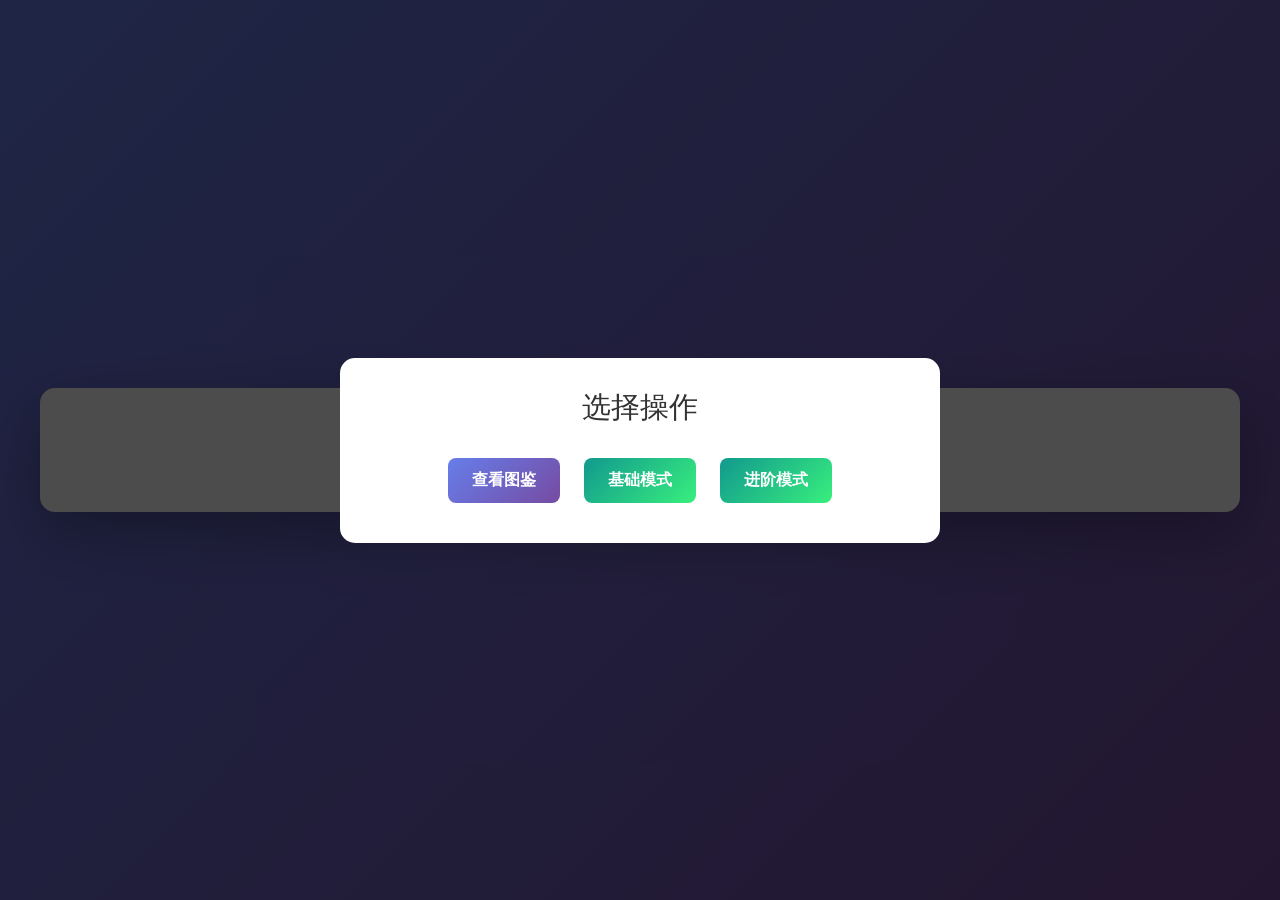
<file: static/abm/index.html>
<!DOCTYPE html>
<html lang="zh-CN">
<head>
    <meta charset="UTF-8">
    <meta name="viewport" content="width=device-width, initial-scale=1.0">
    <title>非洲数学家</title>
    <style>
        * {
            margin: 0;
            padding: 0;
            box-sizing: border-box;
        }

        body {
            font-family: 'Microsoft YaHei', Arial, sans-serif;
            background: linear-gradient(135deg, #667eea 0%, #764ba2 100%);
            min-height: 100vh;
            display: flex;
            justify-content: center;
            align-items: center;
            padding: 20px;
        }

        .game-container {
            background: white;
            border-radius: 15px;
            box-shadow: 0 20px 60px rgba(0,0,0,0.3);
            max-width: 1200px;
            width: 100%;
            padding: 30px;
        }

        h1 {
            text-align: center;
            color: #333;
            margin-bottom: 20px;
            font-size: 2em;
        }

        .status-bar {
            display: flex;
            justify-content: space-between;
            background: #f0f0f0;
            padding: 15px;
            border-radius: 10px;
            margin-bottom: 20px;
            flex-wrap: wrap;
            gap: 10px;
        }

        .status-item {
            font-size: 1.1em;
            font-weight: bold;
            color: #555;
        }

        .health-bar {
            width: 200px;
            height: 25px;
            background: #ddd;
            border-radius: 12px;
            overflow: hidden;
            position: relative;
        }

        .health-fill {
            height: 100%;
            background: linear-gradient(90deg, #ff6b6b, #ee5a6f);
            transition: width 0.3s ease;
        }

        .health-text {
            position: absolute;
            top: 50%;
            left: 50%;
            transform: translate(-50%, -50%);
            color: white;
            font-weight: bold;
            font-size: 0.9em;
        }

        .enemy-display {
            text-align: center;
            background: linear-gradient(135deg, #fa709a 0%, #fee140 100%);
            padding: 20px;
            border-radius: 10px;
            margin-bottom: 20px;
            color: white;
        }

        .enemy-value {
            font-size: 2.5em;
            font-weight: bold;
            margin-top: 10px;
        }

        .hand-section {
            margin-bottom: 20px;
        }

        .hand-title {
            font-size: 1.3em;
            margin-bottom: 10px;
            color: #333;
        }

        .hand-cards {
            display: flex;
            flex-wrap: wrap;
            gap: 10px;
            min-height: 80px;
            padding: 15px;
            background: #f9f9f9;
            border-radius: 10px;
        }

        .card {
            padding: 12px 18px;
            border-radius: 8px;
            font-weight: bold;
            cursor: pointer;
            transition: all 0.2s;
            user-select: none;
            border: 2px solid transparent;
        }

        .card:hover {
            transform: translateY(-5px);
            box-shadow: 0 5px 15px rgba(0,0,0,0.2);
        }

        .card.selected {
            border-color: #667eea;
            transform: translateY(-8px);
            box-shadow: 0 8px 20px rgba(102, 126, 234, 0.4);
        }

        .card.disabled {
            opacity: 0.4;
            cursor: not-allowed;
            transform: none !important;
            box-shadow: none !important;
        }

        .card-num {
            background: linear-gradient(135deg, #667eea 0%, #764ba2 100%);
            color: white;
        }

        .card-sym {
            background: linear-gradient(135deg, #f093fb 0%, #f5576c 100%);
            color: white;
        }

        .play-sequence {
            margin-bottom: 20px;
            padding: 15px;
            background: #fff9e6;
            border-radius: 10px;
            border: 2px dashed #ffd700;
        }

        .sequence-title {
            font-size: 1.1em;
            margin-bottom: 10px;
            color: #333;
            font-weight: bold;
        }

        .sequence-cards {
            display: flex;
            flex-wrap: wrap;
            gap: 8px;
            min-height: 50px;
            align-items: center;
        }

        .sequence-card {
            padding: 8px 14px;
            border-radius: 6px;
            font-weight: bold;
            font-size: 0.9em;
            position: relative;
        }

        .sequence-card .remove-btn {
            position: absolute;
            top: -5px;
            right: -5px;
            width: 18px;
            height: 18px;
            background: #ff4444;
            color: white;
            border-radius: 50%;
            display: flex;
            align-items: center;
            justify-content: center;
            cursor: pointer;
            font-size: 12px;
            line-height: 1;
        }

        .sequence-card .remove-btn:hover {
            background: #cc0000;
        }

        .input-section {
            margin-bottom: 20px;
        }

        .input-label {
            font-size: 1.1em;
            margin-bottom: 10px;
            color: #333;
        }

        .play-input {
            width: 100%;
            padding: 12px;
            font-size: 1.1em;
            border: 2px solid #ddd;
            border-radius: 8px;
            margin-bottom: 10px;
        }

        .button-group {
            display: flex;
            gap: 10px;
            flex-wrap: wrap;
        }

        button {
            padding: 12px 24px;
            font-size: 1em;
            border: none;
            border-radius: 8px;
            cursor: pointer;
            transition: all 0.2s;
            font-weight: bold;
        }

        button:hover {
            transform: translateY(-2px);
            box-shadow: 0 5px 15px rgba(0,0,0,0.2);
        }

        .btn-primary {
            background: linear-gradient(135deg, #667eea 0%, #764ba2 100%);
            color: white;
        }

        .btn-secondary {
            background: #f0f0f0;
            color: #333;
        }

        .btn-success {
            background: linear-gradient(135deg, #11998e 0%, #38ef7d 100%);
            color: white;
        }

        .message-log {
            background: #f9f9f9;
            padding: 15px;
            border-radius: 10px;
            max-height: 200px;
            overflow-y: auto;
            margin-bottom: 20px;
        }

        .message {
            padding: 5px 0;
            border-bottom: 1px solid #eee;
            color: #555;
        }

        .message.error {
            color: #e74c3c;
        }

        .message.success {
            color: #27ae60;
        }

        .message.info {
            color: #3498db;
        }

        .reward-section {
            display: none;
            background: linear-gradient(135deg, #ffeaa7 0%, #fdcb6e 100%);
            padding: 20px;
            border-radius: 10px;
            margin-bottom: 20px;
        }

        .reward-options {
            display: flex;
            gap: 15px;
            justify-content: center;
            flex-wrap: wrap;
            margin-top: 15px;
        }

        .reward-card {
            padding: 20px;
            background: white;
            border-radius: 10px;
            cursor: pointer;
            transition: all 0.2s;
            text-align: center;
            min-width: 120px;
        }

        .reward-card:hover {
            transform: scale(1.05);
            box-shadow: 0 10px 25px rgba(0,0,0,0.2);
        }

        .modal {
            display: none;
            position: fixed;
            top: 0;
            left: 0;
            width: 100%;
            height: 100%;
            background: rgba(0,0,0,0.7);
            z-index: 1000;
            justify-content: center;
            align-items: center;
        }

        .modal.active {
            display: flex;
        }

        .modal-content {
            background: white;
            padding: 30px;
            border-radius: 15px;
            max-width: 600px;
            width: 90%;
            max-height: 80vh;
            overflow-y: auto;
        }

        .modal-title {
            font-size: 1.8em;
            margin-bottom: 20px;
            text-align: center;
            color: #333;
        }

        .role-selection {
            display: grid;
            gap: 15px;
        }

        .role-option {
            padding: 15px;
            background: #f9f9f9;
            border-radius: 10px;
            cursor: pointer;
            transition: all 0.2s;
        }

        .role-option:hover {
            background: #e9e9e9;
            transform: translateX(5px);
        }

        .role-name {
            font-size: 1.3em;
            font-weight: bold;
            color: #667eea;
            margin-bottom: 5px;
        }

        .role-desc {
            color: #666;
            font-size: 0.95em;
        }

        .pile-info {
            display: none;
            background: #f0f0f0;
            padding: 15px;
            border-radius: 10px;
            margin-bottom: 15px;
            max-height: 150px;
            overflow-y: auto;
        }

        .hidden {
            display: none !important;
        }

        @media (max-width: 768px) {
            .game-container {
                padding: 15px;
            }

            h1 {
                font-size: 1.5em;
            }

            .status-bar {
                flex-direction: column;
            }

            .enemy-value {
                font-size: 2em;
            }
        }
    </style>
</head>
<body>
    <div class="game-container">
        <h1>非洲数学家</h1>
        
        <!-- 模式选择 -->
        <div id="modeSelection" class="modal active">
            <div class="modal-content">
                <div class="modal-title">选择操作</div>
                <div style="text-align: center;">
                    <button class="btn-primary" onclick="showEncyclopedia()" style="margin: 10px;">查看图鉴</button>
                    <button class="btn-success" onclick="startBasicMode()" style="margin: 10px;">基础模式</button>
                    <button class="btn-success" onclick="startAdvancedMode()" style="margin: 10px;">进阶模式</button>
                </div>
            </div>
        </div>

        <!-- 图鉴 -->
        <div id="encyclopediaModal" class="modal">
            <div class="modal-content">
                <div class="modal-title">📚 游戏图鉴</div>
                <div id="encyclopediaContent"></div>
                <div style="text-align: center; margin-top: 20px;">
                    <button class="btn-secondary" onclick="closeEncyclopedia()">返回</button>
                </div>
            </div>
        </div>

        <!-- 角色选择 -->
        <div id="roleSelection" class="modal">
            <div class="modal-content">
                <div class="modal-title">选择你的角色</div>
                <div id="roleOptions" class="role-selection"></div>
            </div>
        </div>

        <!-- 奖励选择 -->
        <div id="rewardSection" class="reward-section">
            <h3 style="text-align: center; margin-bottom: 10px;">🎁 三选一奖励</h3>
            <div id="rewardOptions" class="reward-options"></div>
            <div style="text-align: center; margin-top: 15px;">
                <button class="btn-secondary" onclick="skipReward()">跳过</button>
            </div>
        </div>

        <!-- 牌堆信息 -->
        <div id="drawPileInfo" class="pile-info">
            <strong>抽牌堆:</strong>
            <div id="drawPileCards"></div>
        </div>
        <div id="discardPileInfo" class="pile-info">
            <strong>弃牌堆:</strong>
            <div id="discardPileCards"></div>
        </div>

        <!-- 游戏主界面 -->
        <div id="gameInterface" class="hidden">
            <div class="status-bar">
                <div class="status-item">
                    战斗: <span id="battleNumber">1</span>/10
                </div>
                <div class="status-item">
                    分数: <span id="currentScore">1</span>
                </div>
                <div class="status-item">
                    血量:
                    <div class="health-bar">
                        <div class="health-fill" id="healthFill"></div>
                        <div class="health-text" id="healthText"></div>
                    </div>
                </div>
                <div class="status-item" id="roleDisplay"></div>
            </div>

            <div class="enemy-display">
                <div>当前敌人</div>
                <div class="enemy-value" id="enemyValue">-</div>
            </div>

            <!-- 出牌序列 -->
            <div class="play-sequence" id="playSequence" style="display: none;">
                <div class="sequence-title">📋 出牌序列 (点击卡牌移除)</div>
                <div class="sequence-cards" id="sequenceCards"></div>
            </div>

            <div class="hand-section">
                <div class="hand-title">手牌 (点击加入出牌序列)</div>
                <div class="hand-cards" id="handCards"></div>
            </div>

            <div class="button-group" style="margin-bottom: 20px;">
                <button class="btn-primary" onclick="submitPlaySequence()">提交出牌</button>
                <button class="btn-success" onclick="endTurn()">结束回合</button>
                <button class="btn-secondary" onclick="clearPlaySequence()">清空序列</button>
                <button class="btn-secondary" onclick="showDrawPile()">查看抽牌堆 (W)</button>
                <button class="btn-secondary" onclick="showDiscardPile()">查看弃牌堆 (D)</button>
            </div>

            <div class="message-log" id="messageLog"></div>
        </div>

        <!-- 游戏结束 -->
        <div id="gameOverModal" class="modal">
            <div class="modal-content">
                <div class="modal-title" id="gameOverTitle"></div>
                <div id="gameOverMessage" style="text-align: center; font-size: 1.2em; margin: 20px 0;"></div>
                <div style="text-align: center;">
                    <button class="btn-primary" onclick="restartGame()">重新开始</button>
                </div>
            </div>
        </div>
    </div>

    <script>
        // ========== 辅助函数 ==========
        function isPrime(n) {
            if (n < 2) return false;
            if (n === 2) return true;
            if (n % 2 === 0) return false;
            const r = Math.floor(Math.sqrt(n));
            for (let i = 3; i <= r; i += 2) {
                if (n % i === 0) return false;
            }
            return true;
        }

        function nextPrime(n) {
            while (!isPrime(n)) {
                n += 1;
            }
            return n;
        }

        function roundOneDecimal(x) {
            return Math.round(x * 10) / 10;
        }

        function roundTwoDecimal(x) {
            return Math.round(x * 100) / 100;
        }

        function mathFloor(x) {
            return Math.floor(x);
        }

        // ========== 卡牌类 ==========
        class Card {
            constructor(name, type, value = null) {
                this.name = name;
                this.type = type;
                this.value = value;
            }
        }

        // ========== 卡组构建 ==========
        function initialDeckBasic() {
            const deck = [];
            for (let i = 0; i < 3; i++) {
                deck.push(new Card("2", "num", 2));
                deck.push(new Card("3", "num", 3));
            }
            deck.push(new Card("/", "sym"));
            for (let i = 0; i < 2; i++) {
                deck.push(new Card("+", "sym"));
                deck.push(new Card("-", "sym"));
            }
            deck.push(new Card("*", "sym"));
            return deck;
        }

        function initialDeckPythagoras() {
            const deck = [];
            for (let i = 0; i < 3; i++) {
                deck.push(new Card("s2", "num", Math.sqrt(2)));
                deck.push(new Card("s3", "num", Math.sqrt(3)));
            }
            deck.push(new Card("/", "sym"));
            for (let i = 0; i < 2; i++) {
                deck.push(new Card("+", "sym"));
                deck.push(new Card("-", "sym"));
            }
            deck.push(new Card("*", "sym"));
            return deck;
        }

        function buildRewardPool(mode = "basic", includeT = false) {
            const pool = [];
            let numVals = [0, 1, 2, 3, 4, 5, 6, 7, 8, 9, 99, -2];
            if (mode === "advanced") {
                numVals = numVals.concat([0.5, Math.E, 9999]);
            }
            
            numVals.forEach(v => {
                const name = v === Math.E ? "e" : String(v);
                for (let i = 0; i < 3; i++) {
                    pool.push(new Card(name, "num", v));
                }
            });

            const symNames = ["+", "-", "*", "/", "^", "z"];
            symNames.forEach(s => {
                for (let i = 0; i < 5; i++) {
                    pool.push(new Card(s, "sym"));
                }
            });

            if (includeT) {
                for (let i = 0; i < 2; i++) {
                    pool.push(new Card("t", "sym"));
                }
            }

            return pool;
        }

        // ========== 运算符处理 ==========
        function applyOperator(currentScore, op, num, pythagoras = false) {
            let res;
            
            switch(op) {
                case "+":
                    res = currentScore + num;
                    break;
                case "-":
                    res = currentScore - num;
                    break;
                case "*":
                    res = currentScore * num;
                    break;
                case "/":
                    res = currentScore / num;
                    break;
                case "^":
                    res = currentScore === 0 ? 0 : Math.pow(currentScore, num);
                    break;
                case "z":
                    num = parseInt(num);
                    let s = typeof currentScore === 'number' && !Number.isInteger(currentScore) 
                        ? String(roundOneDecimal(currentScore)).replace(/\.?0+$/, '')
                        : String(currentScore);
                    res = s.includes('.') ? parseFloat(s + num) : parseInt(s + num);
                    break;
                case "t":
                    num = parseInt(num);
                    const sScore = String(typeof currentScore === 'number' && !Number.isInteger(currentScore) 
                        ? Math.floor(currentScore) 
                        : currentScore);
                    const sNum = String(num);
                    if (sNum.length >= sScore.length) {
                        res = num;
                    } else {
                        res = parseInt(sScore.slice(0, -sNum.length) + sNum);
                    }
                    break;
                default:
                    throw new Error(`未知符号: ${op}`);
            }

            if (pythagoras) {
                res = roundOneDecimal(res);
            } else {
                res = mathFloor(res);
            }
            
            return res;
        }

        // ========== 游戏状态 ==========
        let gameState = {
            mode: "basic",
            role: null,
            deck: [],
            maxHealth: 100,
            health: 100,
            enemies: [],
            currentEnemyIndex: 0,
            score: 1,
            drawPile: [],
            discardPile: [],
            hand: [],
            selectedCards: [],
            playSequence: [],  // 出牌序列
            currentRound: 0,
            gameOver: false,
            victory: false,
            firstRoundKill: false,
            secondRoundKill: false,
            nextBattleScore: null,
            battleRounds: 0
        };

        // ========== 敌人生成 ==========
        function generateEnemySequence() {
            const seq = [];
            const first = Math.floor(Math.random() * 21) + 20;
            seq.push(first);
            
            for (let i = 1; i < 10; i++) {
                const prev = seq[seq.length - 1];
                const delta = Math.floor(Math.random() * 41) - 20;
                
                let nxt;
                if (i < 5) {
                    nxt = prev * 2 + delta;
                } else {
                    nxt = Math.ceil(prev * 1.5) + delta;
                }
                seq.push(nxt);
            }
            
            if (!isPrime(seq[seq.length - 1])) {
                seq[seq.length - 1] = nextPrime(seq[seq.length - 1]);
            }
            
            return seq;
        }

        // ========== 洗牌 ==========
        function shuffleArray(array) {
            for (let i = array.length - 1; i > 0; i--) {
                const j = Math.floor(Math.random() * (i + 1));
                [array[i], array[j]] = [array[j], array[i]];
            }
            return array;
        }

        // ========== 初始化战斗 ==========
        function resetForBattle() {
            gameState.score = gameState.nextBattleScore !== null ? gameState.nextBattleScore : 1;
            gameState.drawPile = [...gameState.deck];
            shuffleArray(gameState.drawPile);
            gameState.discardPile = [];
            gameState.hand = [];
            gameState.currentRound = 0;
            gameState.battleRounds = 0;
            gameState.selectedCards = [];
            gameState.playSequence = [];  // 初始化出牌序列
        }

        // ========== 抽牌 ==========
        function drawCards(count = 8) {
            for (let i = 0; i < count; i++) {
                if (gameState.drawPile.length === 0) {
                    if (gameState.discardPile.length === 0) break;
                    gameState.drawPile = [...gameState.discardPile];
                    shuffleArray(gameState.drawPile);
                    gameState.discardPile = [];
                }
                if (gameState.drawPile.length > 0) {
                    gameState.hand.push(gameState.drawPile.pop());
                }
            }
        }

        // ========== 显示消息 ==========
        function addMessage(text, type = "info") {
            const log = document.getElementById('messageLog');
            const msg = document.createElement('div');
            msg.className = `message ${type}`;
            msg.textContent = text;
            log.appendChild(msg);
            log.scrollTop = log.scrollHeight;
        }

        // ========== 更新UI ==========
        function updateUI() {
            document.getElementById('currentScore').textContent = 
                gameState.role === "毕达哥拉斯" ? roundOneDecimal(gameState.score) : gameState.score;
            document.getElementById('enemyValue').textContent = 
                gameState.role === "毕达哥拉斯" ? roundOneDecimal(gameState.enemies[gameState.currentEnemyIndex]) : gameState.enemies[gameState.currentEnemyIndex];
            document.getElementById('battleNumber').textContent = gameState.currentEnemyIndex + 1;
            
            const healthPercent = (gameState.health / gameState.maxHealth) * 100;
            document.getElementById('healthFill').style.width = `${Math.max(0, healthPercent)}%`;
            document.getElementById('healthText').textContent = `${Math.floor(gameState.health)}/${gameState.maxHealth}`;
            
            renderHand();
        }

        // ========== 渲染手牌 ==========
        function renderHand() {
            const container = document.getElementById('handCards');
            container.innerHTML = '';
            
            gameState.hand.forEach((card, index) => {
                const cardEl = document.createElement('div');
                const isInSequence = gameState.playSequence.some(item => item.index === index);
                cardEl.className = `card card-${card.type} ${isInSequence ? 'disabled' : ''}`;
                cardEl.textContent = card.name;
                if (!isInSequence) {
                    cardEl.onclick = () => addToPlaySequence(index);
                }
                container.appendChild(cardEl);
            });

            renderPlaySequence();
        }

        // ========== 添加到出牌序列 ==========
        function addToPlaySequence(handIndex) {
            const card = gameState.hand[handIndex];
            gameState.playSequence.push({
                card: card,
                index: handIndex
            });
            renderHand();
            addMessage(`已添加 ${card.name} 到出牌序列`, "info");
        }

        // ========== 渲染出牌序列 ==========
        function renderPlaySequence() {
            const sequenceDiv = document.getElementById('playSequence');
            const sequenceCards = document.getElementById('sequenceCards');
            
            if (gameState.playSequence.length === 0) {
                sequenceDiv.style.display = 'none';
                return;
            }
            
            sequenceDiv.style.display = 'block';
            sequenceCards.innerHTML = '';
            
            gameState.playSequence.forEach((item, seqIndex) => {
                const cardEl = document.createElement('div');
                cardEl.className = `sequence-card card-${item.card.type}`;
                cardEl.textContent = item.card.name;
                
                const removeBtn = document.createElement('span');
                removeBtn.className = 'remove-btn';
                removeBtn.textContent = '×';
                removeBtn.onclick = (e) => {
                    e.stopPropagation();
                    removeFromPlaySequence(seqIndex);
                };
                
                cardEl.appendChild(removeBtn);
                sequenceCards.appendChild(cardEl);
            });
        }

        // ========== 从出牌序列移除 ==========
        function removeFromPlaySequence(seqIndex) {
            gameState.playSequence.splice(seqIndex, 1);
            renderHand();
        }

        // ========== 选择卡牌（保留旧功能，用于兼容）==========
        function toggleCardSelection(index) {
            const pos = gameState.selectedCards.indexOf(index);
            if (pos > -1) {
                gameState.selectedCards.splice(pos, 1);
            } else {
                gameState.selectedCards.push(index);
            }
            renderHand();
        }

        // ========== 提交出牌序列 ==========
        function submitPlaySequence() {
            if (gameState.playSequence.length === 0) {
                addMessage("出牌序列为空，请先点击手牌添加卡牌", "error");
                return;
            }

            const result = processPlaySequence();
            if (result.success) {
                updateUI();
            }
        }

        // ========== 清空出牌序列 ==========
        function clearPlaySequence() {
            gameState.playSequence = [];
            renderHand();
            addMessage("已清空出牌序列", "info");
        }

        // ========== 处理出牌序列 ==========
        function processPlaySequence() {
            if (gameState.playSequence.length === 0) {
                return { success: true, endRound: true };
            }

            if (gameState.playSequence.length % 2 !== 0) {
                addMessage("错误：出牌序列必须符号与数字成对出现（总张数为偶数）", "error");
                return { success: false, endRound: false };
            }

            const usedCards = [];
            const pairs = [];

            for (let i = 0; i < gameState.playSequence.length; i += 2) {
                const symItem = gameState.playSequence[i];
                const numItem = gameState.playSequence[i + 1];

                const symCard = symItem.card;
                const numCard = numItem.card;

                if (symCard.type !== "sym") {
                    addMessage(`错误：位置 ${i + 1} 应该是符号牌，但是 ${symCard.name}`, "error");
                    return { success: false, endRound: false };
                }

                if (numCard.type !== "num") {
                    addMessage(`错误：位置 ${i + 2} 应该是数字牌，但是 ${numCard.name}`, "error");
                    return { success: false, endRound: false };
                }

                // 特殊数值处理
                let processedNumCard = new Card(numCard.name, numCard.type, numCard.value);
                if (["s2", "s3", "e"].includes(numCard.name)) {
                    processedNumCard.value = roundTwoDecimal(numCard.value);
                }

                // 检查占位符和替换符
                if (["z", "t"].includes(symCard.name)) {
                    const numVal = processedNumCard.value;
                    if (!(Number.isInteger(numVal) || (typeof numVal === 'number' && numVal % 1 === 0))) {
                        addMessage(`错误：${symCard.name} 后面只能接自然数（非负整数）`, "error");
                        return { success: false, endRound: false };
                    }
                    if (numVal < 0) {
                        addMessage(`错误：${symCard.name} 后面不能接负数`, "error");
                        return { success: false, endRound: false };
                    }
                }

                pairs.push({ sym: symCard, num: processedNumCard });
                usedCards.push(symItem.index, numItem.index);
            }

            // 从手牌中移除使用的卡牌（按索引从大到小排序，避免索引偏移）
            usedCards.sort((a, b) => b - a);
            usedCards.forEach(idx => {
                gameState.hand.splice(idx, 1);
            });
            
            // 添加到弃牌堆
            gameState.playSequence.forEach(item => {
                gameState.discardPile.push(item.card);
            });

            // 计算新分数
            let current = gameState.score;
            const pythagoras = gameState.role === "毕达哥拉斯";
            
            pairs.forEach(({ sym, num }) => {
                current = applyOperator(current, sym.name, num.value, pythagoras);
            });
            
            gameState.score = current;
            
            // 清空出牌序列
            gameState.playSequence = [];
            
            addMessage(`当前分数: ${pythagoras ? roundOneDecimal(current) : current}`, "success");
            
            return { success: true, endRound: false };
        }

        // ========== 检查能否结束回合 ==========
        function canEndTurn() {
            if (gameState.role === "牛顿") {
                const numCount = gameState.hand.filter(c => c.type === "num").length;
                const symCount = gameState.hand.filter(c => c.type === "sym").length;
                if (numCount > 1 && symCount > 1) {
                    addMessage("牛顿角色：手牌中数字牌和符号牌数量都大于1，不能结束回合。请继续出牌。", "error");
                    return false;
                }
            }
            return true;
        }

        // ========== 结束回合 ==========
        function endTurn() {
            if (!canEndTurn()) return;
            
            gameState.battleRounds++;
            const killed = endOfRoundDamage();
            
            if (killed) {
                handleEnemyKilled();
            } else {
                if (gameState.health <= 0) {
                    gameOver(false);
                } else {
                    gameState.discardPile.push(...gameState.hand);
                    gameState.hand = [];
                    gameState.selectedCards = [];
                    gameState.playSequence = [];  // 清空出牌序列
                    addMessage("回合结束，准备下一回合...", "info");
                    setTimeout(() => {
                        drawCards(8);
                        updateUI();
                    }, 1000);
                }
            }
        }

        // ========== 回合结束伤害计算 ==========
        function endOfRoundDamage() {
            const enemy = gameState.enemies[gameState.currentEnemyIndex];
            let absScore = Math.abs(gameState.score);
            const pythagoras = gameState.role === "毕达哥拉斯";
            
            if (pythagoras) {
                absScore = roundOneDecimal(absScore);
            }

            // 拉马努金特殊判定
            if (gameState.role === "拉马努金" && Math.abs(absScore - enemy) <= 8) {
                return true;
            }

            // 相等判定
            if (absScore === enemy) {
                return true;
            }

            // 伤害计算
            let dmg;
            if (absScore > enemy) {
                dmg = absScore / enemy;
            } else {
                dmg = enemy / absScore;
            }

            if (pythagoras) {
                dmg = roundOneDecimal(dmg);
                dmg = Math.max(0.1, dmg - 1);
            } else {
                dmg = mathFloor(dmg);
            }

            // 高斯技能
            if (gameState.role === "高斯") {
                if (enemy % absScore === 0) {
                    dmg = 0;
                    addMessage("高斯：分数是敌人整数倍，免伤", "success");
                } else {
                    dmg = dmg * 2;
                    addMessage("高斯：分数不是敌人整数倍，双倍伤害", "info");
                }
            }

            // 欧拉技能
            if (gameState.role === "欧拉") {
                if (![0, 1, -1].includes(absScore)) {
                    if (isPrime(Math.floor(absScore))) {
                        dmg = Math.max(0, dmg - 3);
                        addMessage("欧拉：分数为质数，伤害-3", "success");
                    } else {
                        dmg = dmg + 3;
                        addMessage("欧拉：分数为合数，伤害+3", "info");
                    }
                }
            }

            // 伤害上限
            let maxDmg = gameState.role === "高斯" ? 20 : 10;
            
            if (dmg > maxDmg) dmg = maxDmg;

            gameState.health -= dmg;
            addMessage(`受到伤害 ${dmg}，剩余血量 ${Math.floor(gameState.health)}`, "error");
            
            return false;
        }

        // ========== 处理敌人被击杀 ==========
        function handleEnemyKilled() {
            const enemy = gameState.enemies[gameState.currentEnemyIndex];
            addMessage(`击杀！分数绝对值 ${Math.abs(gameState.score)} ，敌人 ${enemy}`, "success");

            // 进阶模式特殊效果
            if (gameState.mode === "advanced") {
                if (gameState.battleRounds === 1) {
                    gameState.firstRoundKill = true;
                    gameState.health = gameState.maxHealth;
                    gameState.nextBattleScore = gameState.score;
                    addMessage("天命人！血量回满，下一场战斗初始分数继承当前分数。", "success");
                } else if (gameState.battleRounds === 2) {
                    gameState.secondRoundKill = true;
                    const extra = 15;
                    gameState.health = Math.min(gameState.maxHealth, gameState.health + extra);
                    addMessage(`精密！额外回复 ${extra} 血，当前血量 ${Math.floor(gameState.health)}`, "success");
                }
            }

            // 伯努利技能
            if (gameState.role === "伯努利") {
                gameState.health = gameState.maxHealth;
                addMessage(`伯努利：血量回满至 ${Math.floor(gameState.health)}`, "success");
            } else {
                gameState.health = Math.min(gameState.maxHealth, gameState.health + 5);
                addMessage(`战后回复5血，当前血量 ${Math.floor(gameState.health)}`, "success");
            }

            // 费马技能
            if (gameState.role === "费马") {
                fermatRemoveCards();
            }

            // 检查胜利
            if (gameState.currentEnemyIndex === 9) {
                gameOver(true);
                return;
            }

            // 进入奖励阶段
            showRewardSelection();
        }

        // ========== 费马技能 ==========
        function fermatRemoveCards() {
            if (gameState.deck.length <= 2) {
                gameState.deck = [];
                addMessage("费马：卡组已被移除所有牌", "info");
            } else {
                const removed = [];
                for (let i = 0; i < 2; i++) {
                    const idx = Math.floor(Math.random() * gameState.deck.length);
                    removed.push(gameState.deck[idx].name);
                    gameState.deck.splice(idx, 1);
                }
                addMessage(`费马：移除了 ${removed.join(', ')}，剩余 ${gameState.deck.length} 张牌`, "info");
            }
        }

        // ========== 奖励选择 ==========
        function showRewardSelection() {
            const rewardSection = document.getElementById('rewardSection');
            const rewardOptions = document.getElementById('rewardOptions');
            rewardOptions.innerHTML = '';

            const groups = gameState.role === "拉马努金" ? 1 : 2;
            const includeT = gameState.mode === "advanced";

            let currentGroup = 0;

            function showNextGroup() {
                if (currentGroup >= groups) {
                    rewardSection.style.display = 'none';
                    startNextBattle();
                    return;
                }

                const pool = buildRewardPool(gameState.mode, includeT);
                const uniqueNames = [...new Set(pool.map(c => c.name))];
                const selectedNames = [];
                
                while (selectedNames.length < 3 && uniqueNames.length > 0) {
                    const idx = Math.floor(Math.random() * uniqueNames.length);
                    selectedNames.push(uniqueNames[idx]);
                    uniqueNames.splice(idx, 1);
                }

                const options = selectedNames.map(name => pool.find(c => c.name === name));

                options.forEach((card, idx) => {
                    const cardEl = document.createElement('div');
                    cardEl.className = 'reward-card';
                    cardEl.innerHTML = `
                        <div style="font-size: 1.5em; font-weight: bold; color: #667eea;">${card.name}</div>
                        <div style="color: #666; margin-top: 5px;">${card.type === 'num' ? '数字' : '符号'}</div>
                    `;
                    cardEl.onclick = () => selectReward(card);
                    rewardOptions.appendChild(cardEl);
                });

                rewardSection.style.display = 'block';
                addMessage(`第 ${currentGroup + 1} 组奖励选择`, "info");
            }

            window.selectReward = function(card) {
                gameState.deck.push(card);
                addMessage(`已添加 ${card.name}`, "success");

                // 欧几里得技能
                if (gameState.role === "欧几里得") {
                    const x = gameState.currentEnemyIndex + 1;
                    for (let i = 0; i < 2 * x; i++) {
                        const copyCard = new Card(card.name, card.type, card.value);
                        gameState.deck.push(copyCard);
                    }
                    addMessage(`欧几里得：额外添加 ${2*x} 张复制品`, "success");
                }

                currentGroup++;
                rewardOptions.innerHTML = '';
                showNextGroup();
            };

            window.skipReward = function() {
                addMessage("已跳过本次奖励", "info");
                currentGroup++;
                rewardOptions.innerHTML = '';
                showNextGroup();
            };

            showNextGroup();
        }

        // ========== 开始下一场战斗 ==========
        function startNextBattle() {
            gameState.currentEnemyIndex++;
            resetForBattle();
            drawCards(8);
            updateUI();
            addMessage(`===== 第 ${gameState.currentEnemyIndex + 1} 场战斗 =====`, "info");
        }

        // ========== 显示牌堆 ==========
        function showDrawPile() {
            const info = document.getElementById('drawPileInfo');
            const cards = document.getElementById('drawPileCards');
            cards.textContent = gameState.drawPile.map(c => c.name).join(', ');
            info.style.display = 'block';
            setTimeout(() => { info.style.display = 'none'; }, 3000);
        }

        function showDiscardPile() {
            const info = document.getElementById('discardPileInfo');
            const cards = document.getElementById('discardPileCards');
            cards.textContent = gameState.discardPile.map(c => c.name).join(', ');
            info.style.display = 'block';
            setTimeout(() => { info.style.display = 'none'; }, 3000);
        }

        // ========== 游戏结束 ==========
        function gameOver(victory) {
            gameState.gameOver = true;
            gameState.victory = victory;
            
            const modal = document.getElementById('gameOverModal');
            const title = document.getElementById('gameOverTitle');
            const message = document.getElementById('gameOverMessage');
            
            if (victory) {
                title.textContent = '🎉 胜利！';
                message.innerHTML = `
                    <p>恭喜你击败了所有敌人！</p>
                    <p>最终血量: ${Math.floor(gameState.health)}</p>
                `;
            } else {
                title.textContent = '💀 游戏失败';
                message.innerHTML = `
                    <p>血量归零，挑战失败。</p>
                    <p>到达战斗: ${gameState.currentEnemyIndex + 1}/10</p>
                `;
            }
            
            modal.classList.add('active');
        }

        // ========== 重新开始 ==========
        function restartGame() {
            location.reload();
        }

        // ========== 图鉴 ==========
        function showEncyclopedia() {
            const modal = document.getElementById('encyclopediaModal');
            const content = document.getElementById('encyclopediaContent');
            
            content.innerHTML = `
                <h3 style="margin: 15px 0 10px 0; color: #667eea;">【基本规则】</h3>
                <ol style="line-height: 1.8; color: #555;">
                    <li>每场战斗初始分数为1，通过出牌组合提升分数。</li>
                    <li>每回合抽8张牌，必须按符号→数字交替出牌，可一次出多对。</li>
                    <li>回合结束直接回车，比较分数绝对值与敌人数值：
                        <ul style="margin-left: 20px; margin-top: 5px;">
                            <li>相等：击杀，进入下一场，回复5血，获得两次三选一奖励。</li>
                            <li>不等：受到伤害 = 较大值/较小值（毕达哥拉斯角色特殊），伤害上限10。</li>
                        </ul>
                    </li>
                    <li>血量归零则游戏失败，击败10个敌人胜利。</li>
                </ol>

                <h3 style="margin: 15px 0 10px 0; color: #667eea;">【卡牌类型】</h3>
                <ul style="line-height: 1.8; color: #555;">
                    <li><strong>数字牌：</strong>0,1,2,3,4,5,6,7,8,9,99,-2 等（基础模式）；进阶模式额外有0.5, e(2.718), 9999。</li>
                    <li><strong>符号牌：</strong>+（加）、-（减）、*（乘）、/（除，下取整）、^（指数，底数为0得0）、z（占位符，拼接数字）、t（替换符，进阶模式特有，替换末尾数字）</li>
                </ul>

                <h3 style="margin: 15px 0 10px 0; color: #667eea;">【运算符说明】</h3>
                <ul style="line-height: 1.8; color: #555;">
                    <li>+, -, *, /, ^ 同数学运算。</li>
                    <li>z：将当前分数与后接数字拼接，如 13 z 7 → 137。后接数字必须为非负整数。</li>
                    <li>t：用后接自然数替换分数最后几位，如 235 t 2 → 232；267 t 99 → 299；273 t 9999 → 9999。</li>
                </ul>

                <h3 style="margin: 15px 0 10px 0; color: #667eea;">【进阶模式角色】</h3>
                <ul style="line-height: 1.8; color: #555;">
                    <li><strong>欧拉：</strong>回合结束时，若分数绝对值为质数，受到的伤害-3（不低于0）；若为合数，伤害+3；若为0或±1，无效果。</li>
                    <li><strong>伯努利：</strong>最大血量变为20，每场战斗结束后血量回满。</li>
                    <li><strong>高斯：</strong>回合结束时，若敌人数值为分数的整数倍，免伤；否则双倍伤害（上限20）。</li>
                    <li><strong>猴子：</strong>初始卡组替换为12张随机卡牌。</li>
                    <li><strong>拉马努金：</strong>每场战斗后只能进行一组三选一。回合结束时，分数与敌人数值差的绝对值≤8即击杀。</li>
                    <li><strong>牛顿：</strong>手牌中数字牌和符号牌数量都大于1时不能结束回合。最大血量、初始血量变为150。</li>
                    <li><strong>毕达哥拉斯：</strong>初始2和3变成√2和√3；所有分数计算保留一位小数；伤害计算后-1（最低0.1）。</li>
                    <li><strong>欧几里得：</strong>向卡组中加入卡牌时，额外加入2x张该卡牌的复制品，x为已经历的战斗场数。</li>
                    <li><strong>费马：</strong>每场战斗结束时，从你的卡组中随机移除2张牌。</li>
                </ul>

                <h3 style="margin: 15px 0 10px 0; color: #667eea;">【特殊机制】</h3>
                <ul style="line-height: 1.8; color: #555;">
                    <li><strong>天命人：</strong>进阶模式中第一回合击杀敌人 → 回满血，下一场战斗初始分数继承当前分数。</li>
                    <li><strong>精密：</strong>进阶模式中第二回合击杀敌人 → 额外回复15血。</li>
                    <li><strong>查看牌堆：</strong>出牌阶段输入 w 查看抽牌堆，d 查看弃牌堆。</li>
                </ul>
            `;
            
            modal.classList.add('active');
        }

        function closeEncyclopedia() {
            document.getElementById('encyclopediaModal').classList.remove('active');
        }

        // ========== 开始基础模式 ==========
        function startBasicMode() {
            gameState.mode = "basic";
            gameState.role = null;
            gameState.deck = initialDeckBasic();
            gameState.enemies = generateEnemySequence();
            gameState.currentEnemyIndex = 0;
            gameState.maxHealth = 100;
            gameState.health = 100;
            gameState.nextBattleScore = null;
            
            document.getElementById('modeSelection').classList.remove('active');
            document.getElementById('gameInterface').classList.remove('hidden');
            document.getElementById('roleDisplay').textContent = '基础模式';
            
            resetForBattle();
            drawCards(8);
            updateUI();
            addMessage("===== 数学肉鸽游戏 - 基础模式 =====", "info");
            addMessage(`敌人序列: ${gameState.enemies.join(', ')}`, "info");
        }

        // ========== 开始进阶模式 ==========
        function startAdvancedMode() {
            const roleDescriptions = {
                "欧拉": "回合结束时，若分数绝对值为质数，受到的伤害-3（不低于0）；若为合数，伤害+3；若为0或±1，无效果。",
                "伯努利": "最大血量变为20，每场战斗结束后血量回满。",
                "高斯": "回合结束时，若敌人数值为分数的整数倍，免伤；否则双倍伤害（上限20）。",
                "猴子": "初始卡组替换为12张随机卡牌。",
                "拉马努金": "每场战斗后只能进行一组三选一。回合结束时，分数与敌人数值差的绝对值≤8即击杀。",
                "牛顿": "手牌中数字牌和符号牌数量都大于1时不能结束回合。最大血量、初始血量变为150。",
                "毕达哥拉斯": "初始2和3变成√2和√3；所有分数计算保留一位小数；伤害计算后-1（最低0.1）。",
                "欧几里得": "向卡组中加入卡牌时，额外加入2x张该卡牌的复制品，x为已经历的战斗场数。",
                "费马": "每场战斗结束时，从你的卡组中随机移除2张牌。"
            };

            const roleNames = Object.keys(roleDescriptions);
            const chosenRoles = [];
            const tempNames = [...roleNames];
            
            for (let i = 0; i < 3; i++) {
                const idx = Math.floor(Math.random() * tempNames.length);
                chosenRoles.push(tempNames[idx]);
                tempNames.splice(idx, 1);
            }

            const roleOptions = document.getElementById('roleOptions');
            roleOptions.innerHTML = '';

            chosenRoles.forEach((role, idx) => {
                const option = document.createElement('div');
                option.className = 'role-option';
                option.innerHTML = `
                    <div class="role-name">${idx + 1}. ${role}</div>
                    <div class="role-desc">${roleDescriptions[role]}</div>
                `;
                option.onclick = () => selectRole(role);
                roleOptions.appendChild(option);
            });

            document.getElementById('modeSelection').classList.remove('active');
            document.getElementById('roleSelection').classList.add('active');
        }

        function selectRole(role) {
            gameState.mode = "advanced";
            gameState.role = role;
            gameState.enemies = generateEnemySequence();
            gameState.currentEnemyIndex = 0;
            gameState.nextBattleScore = null;

            if (role === "伯努利") {
                gameState.maxHealth = 20;
                gameState.health = 20;
            } else if (role === "牛顿") {
                gameState.maxHealth = 150;
                gameState.health = 150;
            } else {
                gameState.maxHealth = 100;
                gameState.health = 100;
            }

            if (role === "毕达哥拉斯") {
                gameState.deck = initialDeckPythagoras();
            } else if (role === "猴子") {
                const fullPool = buildRewardPool("advanced", true);
                shuffleArray(fullPool);
                gameState.deck = fullPool.slice(0, 12);
            } else {
                gameState.deck = initialDeckBasic();
            }

            document.getElementById('roleSelection').classList.remove('active');
            document.getElementById('gameInterface').classList.remove('hidden');
            document.getElementById('roleDisplay').textContent = `进阶模式 - ${role}`;
            
            resetForBattle();
            drawCards(8);
            updateUI();
            addMessage(`===== 数学肉鸽游戏 - 进阶模式 =====`, "info");
            addMessage(`角色: ${role}`, "info");
            addMessage(`敌人序列: ${gameState.enemies.join(', ')}`, "info");
        }

    </script>
</body>
</html>
</file>
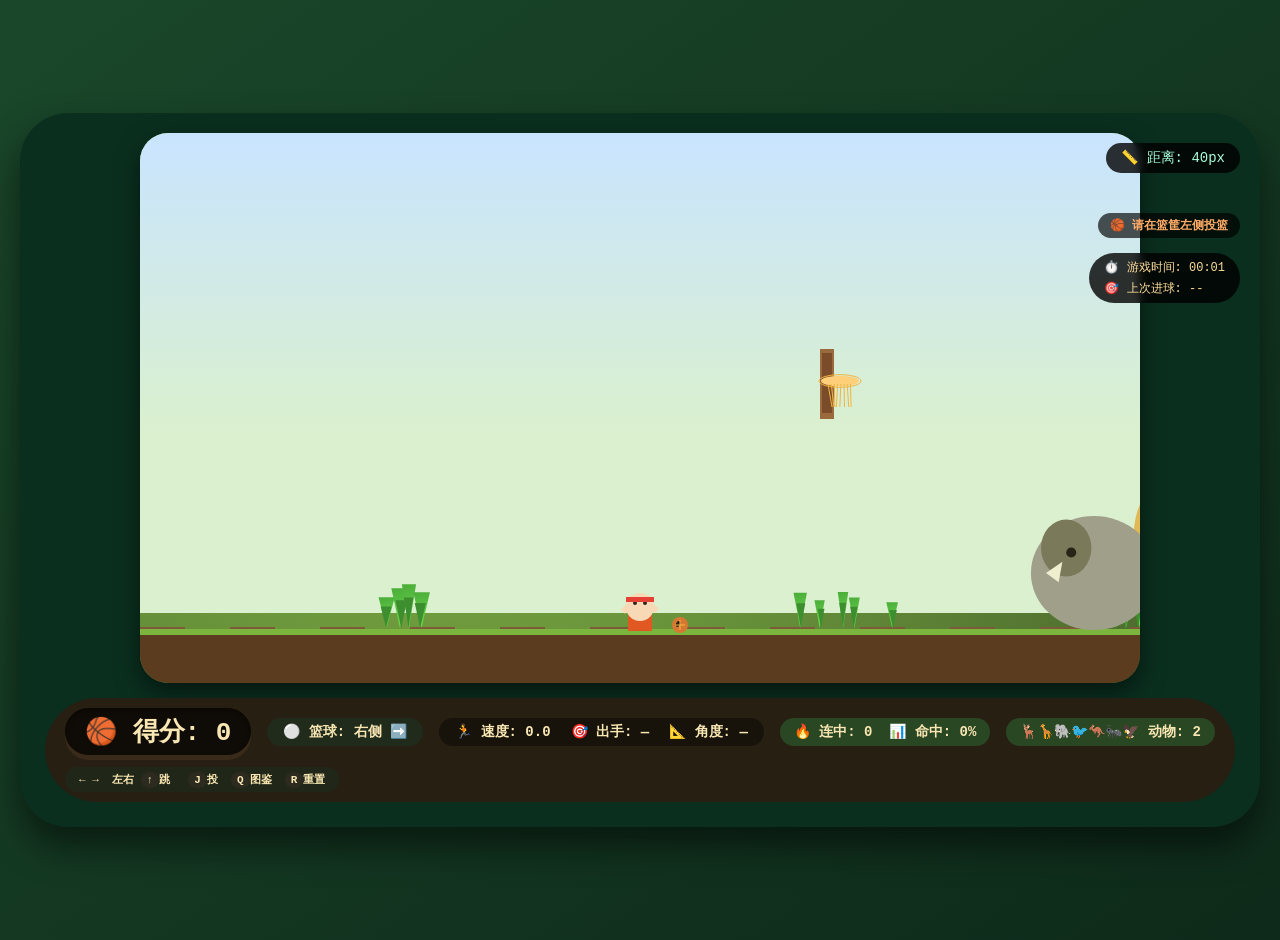
<file: static/abs/index.html>
<!DOCTYPE html>
<html lang="zh-CN">
<head>
    <meta charset="UTF-8">
    <meta name="viewport" content="width=device-width, initial-scale=1.0, user-scalable=no">
    <title>非洲大投篮 African Big Shooting</title>
    <style>
        * {
            user-select: none;
            -webkit-tap-highlight-color: transparent;
        }
        body {
            background: linear-gradient(145deg, #1a472a 0%, #0e2a1a 100%);
            min-height: 100vh;
            display: flex;
            justify-content: center;
            align-items: center;
            font-family: 'Segoe UI', 'Courier New', monospace;
            margin: 0;
            padding: 20px;
            overflow: hidden;
        }
        .game-container {
            background: #0a2f1f;
            border-radius: 48px;
            padding: 20px 25px 25px 25px;
            box-shadow: 0 20px 35px rgba(0,0,0,0.5);
            position: relative;
        }
        canvas {
            display: block;
            margin: 0 auto;
            border-radius: 28px;
            box-shadow: 0 10px 25px rgba(0,0,0,0.5);
            background: radial-gradient(circle at 30% 20%, #8bc34a, #4c6a2e);
        }
        .info-panel {
            display: flex;
            justify-content: space-between;
            align-items: center;
            margin-top: 15px;
            gap: 12px;
            flex-wrap: wrap;
            background: #2c1e12e0;
            backdrop-filter: blur(8px);
            padding: 10px 20px;
            border-radius: 60px;
            color: #f9e7b3;
            font-weight: bold;
            font-size: 14px;
        }
        .score-card {
            background: #0f0b06;
            padding: 6px 20px;
            border-radius: 40px;
            font-size: 26px;
            font-family: monospace;
            box-shadow: inset 0 2px 5px #00000055, 0 5px 0 #3a2a1a;
        }
        .stats {
            display: flex;
            gap: 20px;
            background: #00000066;
            padding: 5px 16px;
            border-radius: 40px;
        }
        .streak, .animal-count {
            background: #2c5a2caa;
            padding: 5px 14px;
            border-radius: 30px;
        }
        .controls-hint {
            display: flex;
            gap: 18px;
            background: #1e2a1cb3;
            padding: 5px 14px;
            border-radius: 40px;
            font-size: 11px;
        }
        .controls-hint kbd {
            background: #2d2b1f;
            padding: 2px 6px;
            border-radius: 20px;
            font-weight: bold;
        }
        button {
            background: #cf9f4a;
            border: none;
            font-family: monospace;
            font-weight: bold;
            padding: 5px 14px;
            border-radius: 40px;
            cursor: pointer;
        }
        button:active {
            transform: translateY(2px);
        }
        @keyframes flashScore {
            0% { text-shadow: 0 0 0 gold; transform: scale(1);}
            50% { text-shadow: 0 0 12px #ffcc44; transform: scale(1.1);}
            100% { text-shadow: 0 0 0; transform: scale(1);}
        }
        .score-flash {
            animation: flashScore 0.25s ease-out;
        }
        .debug {
            background: #000000aa;
            border-radius: 20px;
            padding: 4px 12px;
            margin-top: 8px;
            font-size: 10px;
            font-family: monospace;
            color: #bbffaa;
            text-align: center;
        }
        .indicator {
            background: #1e2f1ecc;
            border-radius: 30px;
            padding: 5px 16px;
            font-size: 14px;
            font-weight: bold;
        }
        .floating-scoreboard {
            position: absolute;
            top: 30px;
            left: 20px;
            background: #000000cc;
            backdrop-filter: blur(4px);
            padding: 6px 15px;
            border-radius: 40px;
            font-size: 18px;
            font-family: monospace;
            color: #ffdd99;
            font-weight: bold;
            z-index: 10;
            pointer-events: none;
            border-left: 4px solid gold;
        }
        .ball-distance {
            position: absolute;
            top: 30px;
            right: 20px;
            background: #000000cc;
            backdrop-filter: blur(4px);
            padding: 6px 15px;
            border-radius: 40px;
            font-size: 14px;
            font-family: monospace;
            color: #aaffdd;
            z-index: 10;
            pointer-events: none;
        }
        .time-display {
            position: absolute;
            top: 140px;
            right: 20px;
            background: #000000cc;
            backdrop-filter: blur(4px);
            padding: 6px 15px;
            border-radius: 40px;
            font-size: 12px;
            font-family: monospace;
            color: #ffdd99;
            z-index: 10;
            pointer-events: none;
            display: flex;
            flex-direction: column;
            gap: 4px;
        }
        /* 动物图鉴面板 */
        .bestiary {
            position: absolute;
            top: 120px;
            left: 20px;
            width: 280px;
            background: #1e2a1ae0;
            backdrop-filter: blur(8px);
            border-radius: 20px;
            padding: 12px;
            color: #f9e7c0;
            font-size: 12px;
            font-family: monospace;
            z-index: 20;
            border: 1px solid #cf9f4a;
            display: none;
            pointer-events: none;
        }
        .bestiary h3 {
            margin: 0 0 8px 0;
            text-align: center;
            color: #ffdd88;
        }
        .bestiary table {
            width: 100%;
            border-collapse: collapse;
        }
        .bestiary th, .bestiary td {
            padding: 4px;
            text-align: left;
            border-bottom: 1px solid #7a5a2a;
        }
        .bestiary th {
            color: #ffcc66;
        }
        .hint-text {
            position: absolute;
            top: 100px;
            right: 20px;
            background: #000000aa;
            padding: 4px 12px;
            border-radius: 30px;
            font-size: 12px;
            color: #ffaa66;
            font-weight: bold;
            font-family: monospace;
            z-index: 10;
            pointer-events: none;
        }
    </style>
</head>
<body>
<div class="game-container" style="position: relative;">
    <canvas id="gameCanvas" width="1000" height="550"></canvas>
    <div class="ball-distance" id="ballDistance">⚪ 距离: --</div>
    <div class="time-display" id="timeDisplay">
        <div>⏱️ 游戏时间: <span id="totalTime">00:00</span></div>
        <div>🎯 上次进球: <span id="lastHitTime">--</span></div>
    </div>
    <div class="info-panel">
        <div class="score-card">🏀 得分: <span id="scoreValue">0</span></div>
        <div class="indicator" id="ballIndicator">⚪ 篮球: 无</div>
        <div class="stats">
            <div>🏃 速度: <span id="playerSpeed">0</span></div>
            <div>🎯 出手: <span id="shotSpeed">—</span></div>
            <div>📐 角度: <span id="shotAngle">—</span></div>
        </div>
        <div class="streak">🔥 连中: <span id="streakCount">0</span> &nbsp;📊 命中: <span id="hitRate">0</span>%</div>
        <div class="animal-count">🦌🦒🐘🐦🦘🐜🦅 动物: <span id="animalCount">0</span></div>
        <div class="controls-hint">
            <div>← → &nbsp;左右 <kbd>↑</kbd>跳</div>
            <div><kbd>J</kbd>投 &nbsp;<kbd>Q</kbd>图鉴 &nbsp;<kbd>R</kbd>重置</div>
        </div>
    </div>
    <div class="debug" id="debugMsg" style="display: none;">
        🌿 杂草细长分组 | 📖 按Q查看动物图鉴 | 🏀 请在篮筐左侧投篮
    </div>
    <div class="hint-text" id="shootHint">🏀 请在篮筐左侧投篮</div>
    <div id="bestiaryPanel" class="bestiary">
        <h3>📖 动物图鉴</h3>
        <table id="bestiaryTable">
            <thead>
                <tr><th>动物</th><th>特性</th><th>数量</th></tr>
            </thead>
            <tbody>
                <tr><td>🐦 鸟</td><td>飞行高速，随机色</td><td id="count_bird">0</td></tr>
                <tr><td>🦘 袋鼠</td><td>抛体跳跃，撞飞球</td><td id="count_kangaroo">0</td></tr>
                <tr><td>🐘 大象</td><td>巨大，缓慢移动</td><td id="count_elephant">0</td></tr>
                <tr><td>🦒 长颈鹿</td><td>脖子吃草，可击球</td><td id="count_giraffe">0</td></tr>
                <tr><td>🦅 游隼</td><td>极速折返飞行</td><td id="count_peregrine">0</td></tr>
                <tr><td>🐜 蚂蚁</td><td>隐身抓球，抛球远离</td><td id="count_ant">0</td></tr>
                <tr><td>🦌 鹿</td><td>奔跑折返，撞飞玩家球</td><td id="count_deer">0</td></tr>
            </tbody>
        </table>
        <div style="font-size:10px; margin-top:6px;">✨ 按 Q 键关闭</div>
    </div>
</div>

<script>
    (function() {
        const canvas = document.getElementById('gameCanvas');
        const ctx = canvas.getContext('2d');
        const debugSpan = document.getElementById('debugMsg');
        const ballIndicatorSpan = document.getElementById('ballIndicator');
        const ballDistanceSpan = document.getElementById('ballDistance');
        const bestiaryPanel = document.getElementById('bestiaryPanel');
        
        // ---------- 物理参数 ----------
        const W = 1000, H = 550;
        const GROUND_Y = 500;
        const GRAVITY = 900;
        const BOUNCE_DAMP = 0.4;
        const MAX_BALL_SPEED = 2500;

        const BALL_RADIUS = 8;
        const PLAYER_RADIUS = 16;
        
        const ACC = 1000;
        const MAX_PLAYER_SPEED = 380;
        const DAMP = 0.96;
        const JUMP_POWER = -440;
        
        const LEGACY_SHOOT_BASE_H = 260;
        const LEGACY_SHOOT_BASE_V = -400;
        
        const HOOP_WORLD_X = 880;
        const HOOP_Y = 248;
        const HOOP = { x: HOOP_WORLD_X, y: HOOP_Y, width: 42, height: 16 };
        const HOOP_FORBIDDEN_RADIUS = 100;
        const ANT_MIN_DIST = 1200;
        const ANT_MAX_DIST = 2000;
        
        let cameraX = 0;
        
        let score = 0;
        let lastShotSpeedVal = "—";
        let lastShotAngleVal = "—";
        let totalShots = 0, totalHits = 0, consecutiveStreak = 0, maxStreak = 0;
        
        // 时间追踪
        let gameStartTime = Date.now();
        let lastHitTime = null;

        let player = {
            x: HOOP_WORLD_X - 200,
            y: GROUND_Y - PLAYER_RADIUS,
            vx: 0,
            vy: 0,
            onGround: true,
            hasBall: false
        };
        
        let ball = {
            active: true,
            x: 0, y: 0,
            vx: 0, vy: 0
        };
        
        let scoreCooldown = false;
        let scoreCooldownTimer = 0;
        let shootProtectionTimer = 0;
        
        const keys = { ArrowLeft: false, ArrowRight: false };
        let jumpRequested = false;
        let scoreFlashTimer = 0;
        let dribblePhase = 0;
        
        // ---------- 杂草系统 (分组紧密，细长) ----------
        let grassList = [];   // 每个杂草 { x, y, w, h, swayPhase }
        
        function generateGrass() {
            grassList = [];
            const WORLD_MIN = -500;
            const WORLD_MAX = 6500;
            const SEGMENT = 1000;
            const startSeg = Math.floor(WORLD_MIN / SEGMENT);
            const endSeg = Math.floor(WORLD_MAX / SEGMENT);
            for (let seg = startSeg; seg <= endSeg; seg++) {
                const segStart = seg * SEGMENT;
                const segEnd = segStart + SEGMENT;
                // 每组2~4株，紧密排列
                const groupCount = 2 + Math.floor(Math.random() * 3);
                const groupCenterX = segStart + Math.random() * SEGMENT;
                const spacing = 12; // 株间距
                const startX = groupCenterX - (groupCount-1) * spacing / 2;
                for (let i = 0; i < groupCount; i++) {
                    const x = startX + i * spacing + (Math.random() - 0.5) * 4;
                    // 形状变细：宽度为原来的0.6倍，高度不变
                    const baseW = 20 + Math.random() * 10;
                    const w = baseW * 0.6;
                    const h = 30 + Math.random() * 15;
                    grassList.push({
                        x: x,
                        y: GROUND_Y - 5,
                        w: w,
                        h: h,
                        swayPhase: Math.random() * Math.PI * 2
                    });
                }
            }
            // 额外在篮筐附近多加点情趣
            for (let i = 0; i < 5; i++) {
                const x = HOOP_WORLD_X + (Math.random() - 0.5) * 200;
                const w = (15 + Math.random() * 10) * 0.6;
                const h = 25 + Math.random() * 15;
                grassList.push({ x: x, y: GROUND_Y - 5, w: w, h: h, swayPhase: Math.random() * Math.PI * 2 });
            }
        }
        
        function drawGrass() {
            for (let g of grassList) {
                let screenX = g.x - cameraX;
                if (screenX + g.w/2 < 0 || screenX - g.w/2 > W) continue;
                ctx.save();
                ctx.shadowBlur = 2;
                let grad = ctx.createLinearGradient(screenX - 3, g.y - g.h, screenX + 3, g.y);
                grad.addColorStop(0, "#4cae3a");
                grad.addColorStop(1, "#6cde4e");
                ctx.fillStyle = grad;
                ctx.beginPath();
                ctx.moveTo(screenX, g.y);
                ctx.lineTo(screenX - g.w/2, g.y - g.h);
                ctx.lineTo(screenX + g.w/2, g.y - g.h);
                ctx.fill();
                let sway = Math.sin(Date.now() * 0.004 + g.swayPhase) * 1.5;
                ctx.fillStyle = "#3c8e2e";
                ctx.beginPath();
                ctx.moveTo(screenX + sway, g.y);
                ctx.lineTo(screenX - g.w/3 + sway, g.y - g.h*0.7);
                ctx.lineTo(screenX + g.w/3 + sway, g.y - g.h*0.7);
                ctx.fill();
                ctx.restore();
            }
        }
        
        // ---------- 距离标牌 ----------
        function drawDistanceSigns() {
            const hoopX = HOOP_WORLD_X;
            const step = 1000;
            const leftBound = cameraX - 100;
            const rightBound = cameraX + W + 100;
            let dist = Math.floor((leftBound - hoopX) / step) * step;
            while (dist <= rightBound - hoopX) {
                if (dist !== 0) {
                    const signX = hoopX + dist;
                    const screenX = signX - cameraX;
                    if (screenX > -50 && screenX < W + 50) {
                        const signY = 70;
                        ctx.font = "bold 20px 'Courier New'";
                        ctx.fillStyle = "rgba(0,0,0,0.7)";
                        ctx.fillRect(screenX - 45, signY - 20, 90, 30);
                        ctx.fillStyle = "#ffffff";
                        ctx.font = "bold 18px monospace";
                        ctx.textAlign = "center";
                        const distText = dist > 0 ? `+${dist}` : `${dist}`;
                        ctx.fillText(distText + "px", screenX, signY);
                        ctx.textAlign = "left";
                    }
                }
                dist += step;
            }
        }
        
        // ---------- 动物系统 (完整) ----------
        class Animal {
            constructor(type, x, y) {
                this.type = type;
                this.x = x;
                this.y = y;
                this.w = 0; this.h = 0;
                this.initProps();
                this.initExtra();
            }
            
            initProps() {
                switch(this.type) {
                    case 'bird':
                        this.w = 28; this.h = 22;
                        this.vx = (Math.random() - 0.5) * 800;
                        this.color = this.getRandomBirdColor();
                        this.vertOffset = Math.random() * Math.PI * 2;
                        break;
                    case 'kangaroo':
                        this.w = 34; this.h = 40;
                        this.isAirborne = false;
                        this.vx = 0; this.vy = 0;
                        this.jumpTimer = 0;
                        break;
                    case 'elephant':
                        this.w = 126; this.h = 114;
                        this.vx = (Math.random() - 0.5) * 100;
                        this.color = (Math.random() < 0.01) ? "white" : "#9f9f8a";
                        break;
                    case 'giraffe':
                        this.w = 48; this.h = 320;
                        this.vx = (Math.random() - 0.5) * 60;
                        this.grazingProgress = 0;
                        this.grazingDir = 0;
                        break;
                    case 'peregrine':
                        this.w = 30; this.h = 22;
                        this.vx = (Math.random() > 0.5 ? 1 : -1) * (1200 + Math.random() * 600);
                        this.turnTimer = 0;
                        break;
                    case 'ant':
                        this.w = 16; this.h = 12;
                        this.vx = 0; this.vy = 0;
                        this.invisible = true;
                        this.holdingBall = false;
                        this.throwCooldown = 0;
                        this.emerging = false;
                        this.emergingProgress = 0;
                        break;
                    case 'deer':
                        this.w = 40; this.h = 60;
                        let baseSpeed = 337.5 + Math.random() * 262.5;
                        this.vx = (Math.random() > 0.5 ? 1 : -1) * baseSpeed;
                        this.distTraveled = 0;
                        break;
                }
            }
            
            initExtra() {
                if (this.type === 'kangaroo') this.scheduleJump();
                if (this.type === 'ant') this.y = GROUND_Y - this.h/2;
                if (this.type === 'peregrine') {
                    this.y = 120 + Math.random() * 60;
                    this.turnTimer = 1 + Math.random() * 2;
                }
                if (this.type === 'bird') this.y = 70 + Math.random() * 80;
                else if (this.type === 'kangaroo') this.y = GROUND_Y - this.h/2;
                else if (this.type === 'elephant') this.y = GROUND_Y - this.h/2 - 5;
                else if (this.type === 'giraffe') this.y = GROUND_Y - this.h/2;
                else if (this.type === 'deer') this.y = GROUND_Y - this.h/2;
            }
            
            getRandomBirdColor() {
                const isRainbow = Math.random() < 0.01;
                if (isRainbow) return "rainbow";
                const colors = ["#4aa3df", "#3cb371", "#ff8c69", "#da70d6", "#f4a460", "#9acd32"];
                return colors[Math.floor(Math.random() * colors.length)];
            }
            
            scheduleJump() {
                if (this.type !== 'kangaroo') return;
                const delay = 0.4 + Math.random() * 0.6;
                this.jumpTimer = delay;
            }
            
            updateKangaroo(dt) {
                if (this.isAirborne) {
                    this.x += this.vx * dt;
                    this.y += this.vy * dt;
                    this.vy += GRAVITY * dt;
                    if (this.y + this.h/2 >= GROUND_Y) {
                        this.y = GROUND_Y - this.h/2;
                        this.vy = 0;
                        this.vx = 0;
                        this.isAirborne = false;
                        this.scheduleJump();
                    }
                } else {
                    this.jumpTimer -= dt;
                    if (this.jumpTimer <= 0) {
                        this.vx = (Math.random() - 0.5) * 1000;
                        this.vy = - (500 + Math.random() * 400);
                        this.isAirborne = true;
                    }
                    this.x += this.vx * dt;
                }
                if (this.x < -400) this.x = -400;
                if (this.x > 5800) this.x = 5800;
                if (!this.isAirborne) this.y = GROUND_Y - this.h/2;
            }
            
            updateGiraffe(dt) {
                this.x += this.vx * dt;
                if (this.x < -400) { this.x = -400; this.vx = -this.vx; }
                if (this.x > 5800) { this.x = 5800; this.vx = -this.vx; }
                if (this.grazingDir === 0) {
                    if (Math.random() < 0.008) this.grazingDir = 1;
                } else if (this.grazingDir === 1) {
                    this.grazingProgress += dt * 2.5;
                    if (this.grazingProgress >= 1) { this.grazingProgress = 1; this.grazingDir = 2; }
                } else if (this.grazingDir === 2) {
                    this.grazingProgress -= dt * 1.8;
                    if (this.grazingProgress <= 0) { this.grazingProgress = 0; this.grazingDir = 0; }
                }
                this.y = GROUND_Y - this.h/2;
            }
            
            updatePeregrine(dt) {
                this.x += this.vx * dt;
                this.turnTimer -= dt;
                if (this.turnTimer <= 0) {
                    this.vx = -this.vx;
                    this.turnTimer = 1 + Math.random() * 2;
                }
                if (this.x < -400) { this.x = -400; this.vx = Math.abs(this.vx); }
                if (this.x > 5800) { this.x = 5800; this.vx = -Math.abs(this.vx); }
                this.y = 120 + Math.sin(Date.now() * 0.01) * 40;
            }
            
            updateAnt(dt) {
                if (this.throwCooldown > 0) {
                    this.throwCooldown -= dt;
                    if (this.throwCooldown < 0) this.throwCooldown = 0;
                }
                if (this.emerging) {
                    this.emergingProgress += dt * 3;
                    if (this.emergingProgress >= 1) {
                        this.emergingProgress = 1;
                        this.emerging = false;
                        this.invisible = false;
                        debugSpan.innerHTML = "🐜 蚂蚁从地下钻出来了！";
                    }
                    return;
                }
                if (!this.holdingBall && this.throwCooldown === 0 && ball.active && !player.hasBall) {
                    const dx = ball.x - this.x;
                    const dy = ball.y - this.y;
                    const dist = Math.hypot(dx, dy);
                    if (dist < 200) {
                        ball.x = this.x;
                        ball.y = this.y;
                        ball.vx = 0;
                        ball.vy = 0;
                        this.holdingBall = true;
                        this.emerging = true;
                        this.emergingProgress = 0;
                        this.invisible = true;
                        debugSpan.innerHTML = "🐜 蚂蚁抓住了篮球，开始钻出地面...";
                    }
                }
                if (this.holdingBall && !this.emerging && !this.invisible) {
                    const dx = player.x - this.x;
                    const dy = player.y - this.y;
                    const distToPlayer = Math.hypot(dx, dy);
                    if (distToPlayer < 200) {
                        const angleToPlayer = Math.atan2(dy, dx);
                        const awayAngle = angleToPlayer + Math.PI;
                        const speed = 2000;
                        const cos45 = Math.cos(Math.PI/4);
                        const sin45 = Math.sin(Math.PI/4);
                        const horizSign = Math.cos(awayAngle) > 0 ? 1 : -1;
                        ball.vx = horizSign * speed * cos45;
                        ball.vy = -speed * sin45;
                        ball.active = true;
                        this.holdingBall = false;
                        this.invisible = true;
                        this.throwCooldown = 0.2;
                        debugSpan.innerHTML = "🐜 蚂蚁将球45度斜向上扔出！";
                        clampBallSpeed();
                    }
                }
                this.y = GROUND_Y - this.h/2;
            }
            
            updateDeer(dt) {
                this.x += this.vx * dt;
                this.distTraveled += Math.abs(this.vx * dt);
                if (this.distTraveled >= 3000) {
                    if (Math.random() < 0.4) {
                        this.vx = -this.vx;
                    }
                    this.distTraveled = 0;
                }
                if (this.x < -400) { this.x = -400; this.vx = Math.abs(this.vx); this.distTraveled = 0; }
                if (this.x > 5800) { this.x = 5800; this.vx = -Math.abs(this.vx); this.distTraveled = 0; }
                this.y = GROUND_Y - this.h/2;
            }
            
            update(dt) {
                if (this.type === 'bird') {
                    this.x += this.vx * dt;
                    if (this.x < -400) { this.x = -400; this.vx = Math.abs(this.vx); }
                    if (this.x > 5800) { this.x = 5800; this.vx = -Math.abs(this.vx); }
                    this.y = 70 + Math.sin(Date.now() * 0.008 + this.vertOffset) * 20;
                } 
                else if (this.type === 'kangaroo') this.updateKangaroo(dt);
                else if (this.type === 'elephant') {
                    this.x += this.vx * dt;
                    if (this.x < -400) { this.x = -400; this.vx = Math.abs(this.vx); }
                    if (this.x > 5800) { this.x = 5800; this.vx = -Math.abs(this.vx); }
                    this.y = GROUND_Y - this.h/2 + Math.sin(Date.now() * 0.003) * 3;
                }
                else if (this.type === 'giraffe') this.updateGiraffe(dt);
                else if (this.type === 'peregrine') this.updatePeregrine(dt);
                else if (this.type === 'ant') this.updateAnt(dt);
                else if (this.type === 'deer') this.updateDeer(dt);
            }
            
            checkCollisionWithBall(ballX, ballY, ballR) {
                if (this.type === 'ant') return { hit: false };
                if (this.type === 'giraffe') {
                    const bodyX = this.x - this.w/2;
                    const bodyY = this.y - this.h/2;
                    const bodyW = this.w;
                    const bodyH = this.h * 0.3;
                    const bodyRect = { x: bodyX, y: bodyY + this.h*0.2 - bodyH/2, w: bodyW, h: bodyH };
                    if (ballX + ballR > bodyRect.x && ballX - ballR < bodyRect.x + bodyRect.w &&
                        ballY + ballR > bodyRect.y && ballY - ballR < bodyRect.y + bodyRect.h) {
                        const dx = ballX - this.x;
                        const dy = ballY - (bodyRect.y + bodyRect.h/2);
                        return this.computeCollisionResponse(dx, dy);
                    }
                    const neckBaseX = this.x - 5;
                    const neckBaseY = this.y + this.h*0.2 - this.h*0.3/2 - this.h*0.65;
                    const neckEndX = neckBaseX;
                    const neckEndY = neckBaseY - this.h * 0.65;
                    const neckAngle = this.grazingProgress * 1.4;
                    const cosA = Math.cos(neckAngle);
                    const sinA = Math.sin(neckAngle);
                    const rotatedEndX = neckBaseX + (neckEndX - neckBaseX) * cosA - (neckEndY - neckBaseY) * sinA;
                    const rotatedEndY = neckBaseY + (neckEndX - neckBaseX) * sinA + (neckEndY - neckBaseY) * cosA;
                    const dist = pointToSegmentDistance(ballX, ballY, neckBaseX, neckBaseY, rotatedEndX, rotatedEndY);
                    if (dist < ballR + 8) {
                        const closest = closestPointOnSegment(ballX, ballY, neckBaseX, neckBaseY, rotatedEndX, rotatedEndY);
                        const dx = ballX - closest.x;
                        const dy = ballY - closest.y;
                        return this.computeCollisionResponse(dx, dy);
                    }
                    return { hit: false };
                } else {
                    const left = this.x - this.w/2;
                    const right = this.x + this.w/2;
                    const top = this.y - this.h/2;
                    const bottom = this.y + this.h/2;
                    if (ballX + ballR > left && ballX - ballR < right &&
                        ballY + ballR > top && ballY - ballR < bottom) {
                        const dx = ballX - this.x;
                        const dy = ballY - this.y;
                        return this.computeCollisionResponse(dx, dy);
                    }
                    return { hit: false };
                }
            }
            
            computeCollisionResponse(dx, dy) {
                let len = Math.hypot(dx, dy);
                if (len < 0.01) len = 1;
                const normX = dx / len;
                const normY = dy / len;
                return { hit: true, normX, normY, len };
            }
            
            draw(ctx, camX) {
                if (this.type === 'ant' && this.invisible) return;
                let screenX = this.x - camX;
                if (screenX + this.w/2 < 0 || screenX - this.w/2 > W) return;
                ctx.save();
                ctx.shadowBlur = 4;
                // 绘图代码与之前一致，因篇幅省略详细，但保持完整功能
                if (this.type === 'bird') {
                    if (this.color === "rainbow") {
                        let grad = ctx.createLinearGradient(screenX-15, this.y-10, screenX+15, this.y+10);
                        grad.addColorStop(0, "red"); grad.addColorStop(0.2, "orange");
                        grad.addColorStop(0.4, "yellow"); grad.addColorStop(0.6, "green");
                        grad.addColorStop(0.8, "blue"); grad.addColorStop(1, "purple");
                        ctx.fillStyle = grad;
                    } else { ctx.fillStyle = this.color; }
                    ctx.beginPath(); ctx.ellipse(screenX, this.y, this.w/2, this.h/2, 0, 0, Math.PI*2); ctx.fill();
                    ctx.fillStyle = "#2c5a8c"; ctx.beginPath(); ctx.ellipse(screenX-6, this.y-4, 3, 4, 0, 0, Math.PI*2); ctx.fill();
                    ctx.fillStyle = "white"; ctx.beginPath(); ctx.arc(screenX-8, this.y-5, 1.2, 0, Math.PI*2); ctx.fill();
                    let wingAngle = Math.sin(Date.now() * 0.03) * 1.2;
                    ctx.beginPath(); ctx.moveTo(screenX+10, this.y-2); ctx.lineTo(screenX+20+wingAngle*6, this.y+wingAngle*5); ctx.lineTo(screenX+14, this.y+3); ctx.fill();
                    ctx.beginPath(); ctx.moveTo(screenX-10, this.y-2); ctx.lineTo(screenX-20-wingAngle*6, this.y+wingAngle*5); ctx.lineTo(screenX-14, this.y+3); ctx.fill();
                } 
                else if (this.type === 'kangaroo') {
                    ctx.fillStyle = "#d49c6c";
                    ctx.beginPath(); ctx.ellipse(screenX, this.y, this.w/2, this.h/2, 0, 0, Math.PI*2); ctx.fill();
                    ctx.fillStyle = "#9b5e2c"; ctx.beginPath(); ctx.ellipse(screenX-10, this.y-8, 7, 9, 0, 0, Math.PI*2); ctx.fill();
                    ctx.fillStyle = "#f5deb3"; ctx.beginPath(); ctx.ellipse(screenX+9, this.y-5, 6, 8, 0, 0, Math.PI*2); ctx.fill();
                    ctx.beginPath(); ctx.moveTo(screenX+18, this.y+3); ctx.lineTo(screenX+35, this.y+12); ctx.lineWidth = 6; ctx.stroke();
                    ctx.fillStyle = "#000"; ctx.beginPath(); ctx.arc(screenX-8, this.y-9, 2, 0, Math.PI*2); ctx.fill();
                } 
                else if (this.type === 'elephant') {
                    if (this.color === "white") ctx.fillStyle = "#f0f0e0";
                    else ctx.fillStyle = "#9f9f8a";
                    ctx.beginPath(); ctx.ellipse(screenX, this.y, this.w/2, this.h/2, 0, 0, Math.PI*2); ctx.fill();
                    ctx.fillStyle = this.color === "white" ? "#ddd" : "#7a7a5a";
                    ctx.beginPath(); ctx.ellipse(screenX - this.w*0.22, this.y - this.h*0.22, this.w*0.2, this.h*0.25, 0, 0, Math.PI*2); ctx.fill();
                    ctx.fillStyle = "#efefcf"; ctx.beginPath(); ctx.moveTo(screenX - this.w*0.25, this.y - this.h*0.1); ctx.lineTo(screenX - this.w*0.38, this.y); ctx.lineTo(screenX - this.w*0.28, this.y + this.h*0.08); ctx.fill();
                    ctx.fillStyle = "#2a2418"; ctx.beginPath(); ctx.arc(screenX - this.w*0.18, this.y - this.h*0.18, this.w*0.04, 0, Math.PI*2); ctx.fill();
                }
                else if (this.type === 'giraffe') {
                    const bodyY = this.y + this.h*0.2;
                    const bodyW = this.w;
                    const bodyH = this.h*0.3;
                    ctx.fillStyle = "#e0b854";
                    ctx.beginPath(); ctx.ellipse(screenX, bodyY, bodyW/2, bodyH/2, 0, 0, Math.PI*2); ctx.fill();
                    ctx.fillStyle = "#d4a43a";
                    ctx.fillRect(screenX - 18, bodyY + bodyH/2 - 5, 8, 25);
                    ctx.fillRect(screenX - 6, bodyY + bodyH/2 - 5, 8, 25);
                    ctx.fillRect(screenX + 6, bodyY + bodyH/2 - 5, 8, 25);
                    ctx.fillRect(screenX + 18, bodyY + bodyH/2 - 5, 8, 25);
                    const neckBaseX = screenX - 5;
                    const neckBaseY = bodyY - bodyH/2;
                    const neckHeight = this.h * 0.65;
                    let angle = this.grazingProgress * 1.4;
                    ctx.save();
                    ctx.translate(neckBaseX, neckBaseY);
                    ctx.rotate(angle);
                    ctx.fillStyle = "#d4a43a";
                    ctx.fillRect(-8, -neckHeight, 16, neckHeight);
                    ctx.fillStyle = "#e0b854";
                    ctx.beginPath(); ctx.ellipse(0, -neckHeight-8, 16, 14, 0, 0, Math.PI*2); ctx.fill();
                    ctx.fillStyle = "#000";
                    ctx.beginPath(); ctx.arc(-6, -neckHeight-10, 2, 0, Math.PI*2); ctx.fill();
                    ctx.fillStyle = "#6b4c2a";
                    ctx.fillRect(-10, -neckHeight-18, 4, 12);
                    ctx.fillRect(2, -neckHeight-18, 4, 12);
                    ctx.fillStyle = "#8b5a2b";
                    for (let i=0; i<3; i++) ctx.fillRect(-4, -neckHeight - i*28, 8, 6);
                    if (this.grazingProgress > 0.5) {
                        ctx.fillStyle = "#6b8c23";
                        ctx.fillRect(-12, -neckHeight-4, 24, 6);
                    }
                    ctx.restore();
                }
                else if (this.type === 'peregrine') {
                    ctx.fillStyle = "#4a5a6e";
                    ctx.beginPath(); ctx.ellipse(screenX, this.y, this.w/2, this.h/2, 0, 0, Math.PI*2); ctx.fill();
                    ctx.fillStyle = "#2c3e50";
                    ctx.beginPath(); ctx.moveTo(screenX+10, this.y-4); ctx.lineTo(screenX+18, this.y-2); ctx.lineTo(screenX+12, this.y+2); ctx.fill();
                    ctx.fillStyle = "#e6ba5c";
                    ctx.beginPath(); ctx.moveTo(screenX-6, this.y-6); ctx.lineTo(screenX-12, this.y-10); ctx.lineTo(screenX-2, this.y-8); ctx.fill();
                    ctx.fillStyle = "white";
                    ctx.beginPath(); ctx.arc(screenX-4, this.y-3, 1.5, 0, Math.PI*2); ctx.fill();
                    ctx.fillStyle = "#000";
                    ctx.beginPath(); ctx.arc(screenX-5, this.y-3, 0.8, 0, Math.PI*2); ctx.fill();
                }
                else if (this.type === 'ant') {
                    if (this.emerging) {
                        const t = this.emergingProgress;
                        ctx.fillStyle = "#8b5a2b";
                        ctx.beginPath();
                        ctx.ellipse(screenX, this.y + 4 * (1 - t), this.w/2 * (1 + t), this.h/3 * (1 + t), 0, 0, Math.PI*2);
                        ctx.fill();
                        ctx.globalAlpha = t;
                    }
                    ctx.fillStyle = "#2b1e0e";
                    ctx.beginPath(); ctx.ellipse(screenX, this.y, this.w/2, this.h/2, 0, 0, Math.PI*2); ctx.fill();
                    ctx.fillStyle = "#5a3a1a";
                    ctx.beginPath(); ctx.ellipse(screenX-4, this.y-2, 3, 2, 0, 0, Math.PI*2); ctx.fill();
                    for (let i=0;i<6;i++) {
                        ctx.beginPath(); ctx.moveTo(screenX-6+i*2, this.y+2); ctx.lineTo(screenX-8+i*2, this.y+8); ctx.lineWidth=2; ctx.stroke();
                    }
                    if (this.emerging) ctx.globalAlpha = 1;
                }
                else if (this.type === 'deer') {
                    ctx.fillStyle = "#c98f4a";
                    ctx.beginPath(); ctx.ellipse(screenX, this.y, this.w/2, this.h/2, 0, 0, Math.PI*2); ctx.fill();
                    ctx.fillStyle = "#8b5a2b";
                    ctx.beginPath(); ctx.rect(screenX-6, this.y-18, 12, 20);
                    ctx.fill();
                    ctx.fillStyle = "#5a3a1a";
                    ctx.beginPath(); ctx.moveTo(screenX-10, this.y-22); ctx.lineTo(screenX-2, this.y-30); ctx.lineTo(screenX+6, this.y-22); ctx.fill();
                    ctx.fillStyle = "#2a1a0a";
                    ctx.beginPath(); ctx.arc(screenX-4, this.y-27, 2, 0, Math.PI*2); ctx.fill();
                    ctx.beginPath(); ctx.arc(screenX+4, this.y-27, 2, 0, Math.PI*2); ctx.fill();
                    ctx.fillStyle = "white";
                    ctx.beginPath(); ctx.arc(screenX-5, this.y-28, 0.8, 0, Math.PI*2); ctx.fill();
                    ctx.beginPath(); ctx.arc(screenX+3, this.y-28, 0.8, 0, Math.PI*2); ctx.fill();
                    ctx.fillStyle = "#d49c6c";
                    for (let i=0;i<4;i++) {
                        ctx.fillRect(screenX-12+i*6, this.y+8, 4, 12);
                    }
                }
                ctx.restore();
            }
        }
        
        // 辅助函数
        function pointToSegmentDistance(px, py, x1, y1, x2, y2) {
            const ax = px - x1, ay = py - y1;
            const bx = x2 - x1, by = y2 - y1;
            const dot = ax * bx + ay * by;
            const len2 = bx * bx + by * by;
            if (len2 === 0) return Math.hypot(ax, ay);
            let t = dot / len2;
            t = Math.max(0, Math.min(1, t));
            const projX = x1 + t * bx;
            const projY = y1 + t * by;
            return Math.hypot(px - projX, py - projY);
        }
        
        function closestPointOnSegment(px, py, x1, y1, x2, y2) {
            const ax = px - x1, ay = py - y1;
            const bx = x2 - x1, by = y2 - y1;
            const dot = ax * bx + ay * by;
            const len2 = bx * bx + by * by;
            if (len2 === 0) return { x: x1, y: y1 };
            let t = dot / len2;
            t = Math.max(0, Math.min(1, t));
            return { x: x1 + t * bx, y: y1 + t * by };
        }
        
        // 动物生成权重
        const animalWeights = [
            { type: 'bird', weight: 6 },
            { type: 'elephant', weight: 5 },
            { type: 'kangaroo', weight: 4 },
            { type: 'giraffe', weight: 3 },
            { type: 'ant', weight: 3 },
            { type: 'peregrine', weight: 3 },
            { type: 'deer', weight: 1 }
        ];
        
        function getRandomAnimalType() {
            let totalWeight = animalWeights.reduce((sum, w) => sum + w.weight, 0);
            let rand = Math.random() * totalWeight;
            let accum = 0;
            for (let item of animalWeights) {
                accum += item.weight;
                if (rand < accum) return item.type;
            }
            return 'bird';
        }
        
        function generateAnimalNearHoop() {
            let animalType = getRandomAnimalType();
            let x;
            let y;
            if (animalType === 'ant') {
                let side = Math.random() < 0.5 ? -1 : 1;
                let dist = ANT_MIN_DIST + Math.random() * (ANT_MAX_DIST - ANT_MIN_DIST);
                x = HOOP_WORLD_X + side * dist;
                x = Math.min(Math.max(x, -600), 6000);
                y = GROUND_Y - 10;
            } else {
                let tooClose = true;
                let attempts = 0;
                let forbidden = HOOP_FORBIDDEN_RADIUS;
                while (tooClose && attempts < 50) {
                    x = HOOP_WORLD_X + (Math.random() - 0.5) * 900;
                    x = Math.min(Math.max(x, HOOP_WORLD_X - 900), HOOP_WORLD_X + 900);
                    if (Math.abs(x - HOOP_WORLD_X) > forbidden) {
                        tooClose = false;
                    }
                    attempts++;
                }
                if (animalType === 'bird') y = 70 + Math.random() * 80;
                else if (animalType === 'kangaroo') y = GROUND_Y - 20;
                else if (animalType === 'elephant') y = GROUND_Y - 57;
                else if (animalType === 'giraffe') y = GROUND_Y - 160;
                else if (animalType === 'peregrine') y = 120 + Math.random() * 60;
                else if (animalType === 'deer') y = GROUND_Y - 30;
                else y = GROUND_Y - 10;
            }
            let newAnimal = new Animal(animalType, x, y);
            animals.push(newAnimal);
        }
        
        let animals = [];
        
        function initAnimals() {
            animals = [];
            for (let i = 0; i < 2; i++) generateAnimalNearHoop();
        }
        
        function addAnimalOnScore() {
            let addCount = 1 + Math.floor(Math.random() * 2);
            for (let i = 0; i < addCount; i++) generateAnimalNearHoop();
            while (animals.length > 35) animals.pop();
            document.getElementById('animalCount').innerText = animals.length;
            updateBestiaryCounts();
        }
        
        // 图鉴数量更新
        function updateBestiaryCounts() {
            let counts = { bird:0, kangaroo:0, elephant:0, giraffe:0, peregrine:0, ant:0, deer:0 };
            for (let a of animals) counts[a.type]++;
            document.getElementById('count_bird').innerText = counts.bird;
            document.getElementById('count_kangaroo').innerText = counts.kangaroo;
            document.getElementById('count_elephant').innerText = counts.elephant;
            document.getElementById('count_giraffe').innerText = counts.giraffe;
            document.getElementById('count_peregrine').innerText = counts.peregrine;
            document.getElementById('count_ant').innerText = counts.ant;
            document.getElementById('count_deer').innerText = counts.deer;
        }
        
        // 图鉴开关
        let bestiaryVisible = false;
        function toggleBestiary() {
            bestiaryVisible = !bestiaryVisible;
            bestiaryPanel.style.display = bestiaryVisible ? 'block' : 'none';
            if (bestiaryVisible) updateBestiaryCounts();
        }
        
        function clampBallSpeed() {
            if (!ball.active) return;
            let spd = Math.hypot(ball.vx, ball.vy);
            if (spd > MAX_BALL_SPEED) {
                let ratio = MAX_BALL_SPEED / spd;
                ball.vx *= ratio;
                ball.vy *= ratio;
            }
        }
        
        function tryPickUpBall() {
            if (player.hasBall) return false;
            if (!ball.active) return false;
            if (shootProtectionTimer > 0) return false;
            const dx = player.x - ball.x;
            const dy = player.y - ball.y;
            const dist = Math.hypot(dx, dy);
            if (dist < PLAYER_RADIUS + BALL_RADIUS + 10) {
                if (Math.random() < 0.2) {
                    player.hasBall = true;
                    ball.active = false;
                    debugSpan.innerHTML = "🏀 凌空抓球！按 J 投篮";
                    return true;
                } else {
                    const angle = Math.atan2(dy, dx);
                    ball.vx += Math.cos(angle) * 60;
                    ball.vy += Math.sin(angle) * 60;
                    clampBallSpeed();
                    debugSpan.innerHTML = "⚡ 抓球失败，球被碰开";
                }
            }
            return false;
        }
        
        function handleDeerSteal() {
            if (!player.hasBall) return;
            for (let a of animals) {
                if (a.type !== 'deer') continue;
                const left = a.x - a.w/2;
                const right = a.x + a.w/2;
                const top = a.y - a.h/2;
                const bottom = a.y + a.h/2;
                const playerLeft = player.x - PLAYER_RADIUS;
                const playerRight = player.x + PLAYER_RADIUS;
                const playerTop = player.y - PLAYER_RADIUS;
                const playerBottom = player.y + PLAYER_RADIUS;
                if (playerRight > left && playerLeft < right &&
                    playerBottom > top && playerTop < bottom) {
                    player.hasBall = false;
                    ball.active = true;
                    ball.x = player.x;
                    ball.y = player.y;
                    const dx = player.x - a.x;
                    const dy = player.y - a.y;
                    let len = Math.hypot(dx, dy);
                    if (len < 0.01) len = 1;
                    const normX = dx / len;
                    const normY = dy / len;
                    const speed = 600;
                    ball.vx = normX * speed;
                    ball.vy = normY * speed - 200;
                    clampBallSpeed();
                    debugSpan.innerHTML = "🦌 鹿撞飞了你的篮球！";
                    break;
                }
            }
        }
        
        function solveParabolaMirror(sx, sy_math, tx, ty_math, v0, g) {
            const dx = tx - sx;
            const dy = ty_math - sy_math;
            if (Math.abs(dx) < 0.1) {
                let angle = (dy > 0) ? 90 : -90;
                let vy = (dy > 0 ? 1 : -1) * v0;
                return { vx: 0, vy_math: vy, angleDeg: Math.abs(angle), success: true };
            }
            const A = (g * dx * dx) / (2 * v0 * v0);
            const B = -dx;
            const C = dy + A;
            const discriminant = B * B - 4 * A * C;
            let possibleThetas = [];
            if (discriminant >= 0) {
                const sqrtD = Math.sqrt(discriminant);
                const t1 = (-B + sqrtD) / (2 * A);
                const t2 = (-B - sqrtD) / (2 * A);
                possibleThetas.push(t1, t2);
            }
            let best = null;
            for (let t of possibleThetas) {
                if (isFinite(t)) {
                    const angle = Math.atan(t);
                    const vx_candidate = v0 * Math.cos(angle);
                    const vy_candidate = v0 * Math.sin(angle);
                    if ((dx > 0 && vx_candidate > 0) || (dx < 0 && vx_candidate < 0)) {
                        if (vy_candidate > 0) {
                            best = { vx: vx_candidate, vy_math: vy_candidate, angleDeg: Math.abs(angle * 180 / Math.PI), success: true };
                            break;
                        }
                    }
                }
            }
            if (best) return best;
            let rawAngle = Math.atan2(dy, dx);
            let fallbackAngle = rawAngle;
            if (Math.abs(fallbackAngle) < 0.15) fallbackAngle = (dx > 0 ? 0.3 : -0.3);
            if (Math.abs(fallbackAngle) > 1.3) fallbackAngle = (dx > 0 ? 1.2 : -1.2);
            if (Math.sin(fallbackAngle) <= 0) fallbackAngle = (dx > 0 ? 0.3 : -0.3);
            const vx_fb = v0 * Math.cos(fallbackAngle);
            const vy_fb = v0 * Math.sin(fallbackAngle);
            return { vx: vx_fb, vy_math: vy_fb, angleDeg: Math.abs(fallbackAngle * 180 / Math.PI), success: false };
        }
        
        function shootBall() {
            if (!player.hasBall) {
                debugSpan.innerHTML = "⚠️ 没有篮球！靠近球（20%概率抓住）";
                return false;
            }
            if (ball.active) return false;
            totalShots++;
            const shootX = player.x;
            const shootY = player.y - PLAYER_RADIUS * 0.6;
            const rawVx = player.vx + LEGACY_SHOOT_BASE_H;
            const rawVy = player.vy + LEGACY_SHOOT_BASE_V;
            let v0 = Math.hypot(rawVx, rawVy);
            if (v0 < 50) v0 = 280;
            const shootY_math = H - shootY;
            const hoopY_math = H - HOOP.y;
            const result = solveParabolaMirror(shootX, shootY_math, HOOP.x, hoopY_math, v0, GRAVITY);
            ball.active = true;
            ball.x = shootX; ball.y = shootY;
            ball.vx = result.vx;
            ball.vy = -result.vy_math;
            shootProtectionTimer = 0.2;
            player.hasBall = false;
            lastShotSpeedVal = v0.toFixed(1);
            lastShotAngleVal = `${result.angleDeg.toFixed(1)}° ${result.success ? "✓" : "≈"}`;
            debugSpan.innerHTML = `🏀 出手 速率=${v0.toFixed(1)} 仰角=${result.angleDeg.toFixed(1)}° ${result.success ? "精确" : "逼近"} (保护期0.2秒)`;
            updateUI();
            return true;
        }
        
        function onScore() {
            if (scoreCooldown) return;
            score++;
            totalHits++;
            consecutiveStreak++;
            if (consecutiveStreak > maxStreak) maxStreak = consecutiveStreak;
            lastHitTime = Date.now(); // 记录上次进球时间
            scoreFlashTimer = 1;
            addAnimalOnScore();
            ball.active = true;
            ball.x = HOOP.x;
            ball.y = HOOP.y - 5;
            ball.vx = (Math.random() - 0.5) * 40;
            ball.vy = 0;
            clampBallSpeed();
            player.hasBall = false;
            scoreCooldown = true;
            scoreCooldownTimer = 0.5;
            shootProtectionTimer = 0;
            updateUI();
            debugSpan.innerHTML = `🎉 得分！连中 ${consecutiveStreak} | 新动物加入 (共${animals.length}只)`;
        }
        
        function onMiss() {
            if (consecutiveStreak > 0) {
                consecutiveStreak = 0;
                updateUI();
                debugSpan.innerHTML = `💔 连中中断 | 最佳 ${maxStreak}`;
            }
        }
        
        function updateBall(dt) {
            if (!ball.active) return;
            ball.vy += GRAVITY * dt;
            ball.x += ball.vx * dt;
            ball.y += ball.vy * dt;
            if (ball.y + BALL_RADIUS >= GROUND_Y) {
                ball.y = GROUND_Y - BALL_RADIUS;
                ball.vy = -ball.vy * BOUNCE_DAMP;
                ball.vx *= 0.98;
                if (Math.abs(ball.vy) < 30) ball.vy = 0;
                if (Math.abs(ball.vx) < 5) ball.vx = 0;
                if (Math.abs(ball.vy) < 5 && ball.y + BALL_RADIUS >= GROUND_Y - 1) ball.vy = 0;
                clampBallSpeed();
            }
            clampBallSpeed();
            if (ball.x < -100000 || ball.x > 100000) {
                ball.active = true;
                ball.x = HOOP_WORLD_X - 50;
                ball.y = GROUND_Y - BALL_RADIUS;
                ball.vx = 0; ball.vy = 0;
                shootProtectionTimer = 0;
                debugSpan.innerHTML = "🏀 篮球飞出宇宙边界，已重置";
            }
            handleAnimalCollision();
            checkScoreAndCollision();
        }
        
        function handleAnimalCollision() {
            if (!ball.active) return;
            for (let a of animals) {
                const result = a.checkCollisionWithBall(ball.x, ball.y, BALL_RADIUS);
                if (result.hit) {
                    const hoopX = HOOP.x;
                    const hoopY = HOOP.y;
                    const dirAwayX = ball.x - hoopX;
                    const dirAwayY = ball.y - hoopY;
                    let len = Math.hypot(dirAwayX, dirAwayY);
                    if (len < 0.01) len = 1;
                    let normX = dirAwayX / len;
                    let normY = dirAwayY / len;
                    if (result.normX !== undefined) {
                        normX = result.normX;
                        normY = result.normY;
                    }
                    const speed = Math.hypot(ball.vx, ball.vy);
                    const newVx = ball.vx + normX * (speed + 500);
                    const newVy = ball.vy + normY * (speed + 400);
                    ball.vx = newVx;
                    ball.vy = newVy;
                    clampBallSpeed();
                    a.x += normX * 20;
                    a.y += normY * 15;
                    a.x = Math.min(Math.max(a.x, -500), 6000);
                    if (a.type === 'giraffe') a.y = GROUND_Y - a.h/2;
                    else if (a.type === 'elephant') a.y = GROUND_Y - a.h/2 - 5;
                    else if (a.type === 'kangaroo') { if (!a.isAirborne) a.y = GROUND_Y - a.h/2; }
                    else if (a.type === 'deer') a.y = GROUND_Y - a.h/2;
                    else if (a.type === 'ant') a.y = GROUND_Y - a.h/2;
                    else if (a.type === 'bird') a.y = Math.min(200, Math.max(30, a.y));
                    else if (a.type === 'peregrine') a.y = Math.min(200, Math.max(80, a.y));
                    debugSpan.innerHTML = `💥 ${a.type === 'bird' ? '🐦' : (a.type === 'kangaroo' ? '🦘' : (a.type === 'elephant' ? '🐘' : (a.type === 'giraffe' ? '🦒' : (a.type === 'peregrine' ? '🦅' : (a.type === 'deer' ? '🦌' : '🐜')))))} 击飞篮球！`;
                    break;
                }
            }
        }
        
        function checkScoreAndCollision() {
            if (!ball.active) return false;
            if (scoreCooldown) return false;
            const hoopLeft = HOOP.x - HOOP.width/2;
            const hoopRight = HOOP.x + HOOP.width/2;
            const hoopTop = HOOP.y - HOOP.height/2;
            const hoopBottom = HOOP.y + HOOP.height/2;
            const ballLeft = ball.x - BALL_RADIUS;
            const ballRight = ball.x + BALL_RADIUS;
            const ballTop = ball.y - BALL_RADIUS;
            const ballBottom = ball.y + BALL_RADIUS;
            if (ballRight > hoopLeft && ballLeft < hoopRight &&
                ballBottom > hoopTop && ballTop < hoopBottom) {
                onScore();
                return true;
            }
            return false;
        }
        
        function updatePlayer(dt) {
            let acc = 0;
            if (keys.ArrowLeft) acc = -ACC;
            if (keys.ArrowRight) acc = ACC;
            player.vx += acc * dt;
            if (player.onGround) player.vx *= DAMP;
            else player.vx *= 0.998;
            player.vx = Math.min(MAX_PLAYER_SPEED, Math.max(-MAX_PLAYER_SPEED, player.vx));
            player.x += player.vx * dt;
            player.vy += GRAVITY * dt;
            player.y += player.vy * dt;
            const floorY = GROUND_Y - PLAYER_RADIUS;
            if (player.y >= floorY) {
                player.y = floorY;
                player.vy = 0;
                player.onGround = true;
            } else {
                player.onGround = false;
            }
            if (jumpRequested && player.onGround) {
                player.vy = JUMP_POWER;
                player.onGround = false;
                jumpRequested = false;
            } else if (jumpRequested) {
                jumpRequested = false;
            }
            if (player.y - PLAYER_RADIUS < 0) {
                player.y = PLAYER_RADIUS;
                if (player.vy < 0) player.vy = 0;
            }
        }
        
        function updateDribble(dt) {
            if (player.hasBall) {
                let speedFactor = Math.min(1, Math.abs(player.vx) / 300) + 0.5;
                dribblePhase += dt * 12 * speedFactor;
                if (dribblePhase > Math.PI * 2) dribblePhase -= Math.PI * 2;
            } else {
                dribblePhase = 0;
            }
        }
        
        function updateAnimals(dt) {
            for (let a of animals) a.update(dt);
        }
        
        function updateCamera() {
            cameraX = player.x - W/2;
        }
        
        function updateScoreCooldown(dt) {
            if (scoreCooldown) {
                scoreCooldownTimer -= dt;
                if (scoreCooldownTimer <= 0) scoreCooldown = false;
            }
        }
        
        function updateShootProtection(dt) {
            if (shootProtectionTimer > 0) {
                shootProtectionTimer -= dt;
                if (shootProtectionTimer < 0) shootProtectionTimer = 0;
            }
        }
        
        function updateTimeDisplay() {
            const now = Date.now();
            // 总游戏时间
            const totalElapsed = Math.floor((now - gameStartTime) / 1000);
            const minutes = Math.floor(totalElapsed / 60);
            const seconds = totalElapsed % 60;
            document.getElementById('totalTime').innerText = 
                `${String(minutes).padStart(2, '0')}:${String(seconds).padStart(2, '0')}`;
            
            // 距离上次进球的时间
            if (lastHitTime === null) {
                document.getElementById('lastHitTime').innerText = '--';
            } else {
                const sinceLastHit = Math.floor((now - lastHitTime) / 1000);
                const hitMinutes = Math.floor(sinceLastHit / 60);
                const hitSeconds = sinceLastHit % 60;
                document.getElementById('lastHitTime').innerText = 
                    `${String(hitMinutes).padStart(2, '0')}:${String(hitSeconds).padStart(2, '0')}`;
            }
        }
        
        function updateDistanceDisplay() {
            if (!ball.active && !player.hasBall) {
                ballDistanceSpan.innerHTML = `⚪ 距离: --`;
                return;
            }
            if (player.hasBall) {
                ballDistanceSpan.innerHTML = `🏀 持球中`;
                return;
            }
            const dist = Math.hypot(ball.x - player.x, ball.y - player.y);
            ballDistanceSpan.innerHTML = `📏 距离: ${Math.floor(dist)}px`;
        }
        
        function updateBallIndicator() {
            if (player.hasBall) {
                ballIndicatorSpan.innerHTML = "🏀 篮球: 持球中";
                return;
            }
            if (!ball.active) {
                ballIndicatorSpan.innerHTML = "⚪ 篮球: 无";
                return;
            }
            let rel = ball.x - player.x;
            let dir = "";
            if (Math.abs(rel) < 20) dir = "脚下";
            else if (rel > 0) dir = "右侧 ➡️";
            else dir = "左侧 ⬅️";
            let protection = shootProtectionTimer > 0 ? " (保护中)" : "";
            ballIndicatorSpan.innerHTML = `⚪ 篮球: ${dir}${protection}`;
        }
        
        function updateUI() {
            document.getElementById('scoreValue').innerText = score;
            document.getElementById('playerSpeed').innerText = Math.abs(player.vx).toFixed(1);
            document.getElementById('shotSpeed').innerText = lastShotSpeedVal;
            document.getElementById('shotAngle').innerText = lastShotAngleVal;
            document.getElementById('streakCount').innerText = consecutiveStreak;
            let hitRate = totalShots === 0 ? 0 : Math.floor((totalHits / totalShots) * 100);
            document.getElementById('hitRate').innerText = hitRate;
            document.getElementById('animalCount').innerText = animals.length;
            updateBallIndicator();
            updateDistanceDisplay();
            if (scoreFlashTimer > 0) {
                const span = document.getElementById('scoreValue');
                span.classList.add('score-flash');
                setTimeout(() => span.classList.remove('score-flash'), 250);
                scoreFlashTimer = 0;
            }
        }
        
        // 绘图函数
        function drawGround() {
            let startX = Math.floor(cameraX / 90) * 90;
            for (let x = startX; x < cameraX + W + 100; x += 90) {
                let screenX = x - cameraX;
                if (screenX > -100 && screenX < W+100) {
                    ctx.fillStyle = "#7c5a3a";
                    ctx.fillRect(screenX, GROUND_Y - 6, 45, 8);
                }
            }
            ctx.fillStyle = "#5b3c1e";
            ctx.fillRect(0, GROUND_Y, W, H - GROUND_Y + 5);
            ctx.fillStyle = "#7cb53e";
            ctx.fillRect(0, GROUND_Y - 4, W, 6);
        }
        
        function drawPlayer() {
            let screenX = player.x - cameraX;
            ctx.save();
            ctx.fillStyle = "#E25822";
            ctx.fillRect(screenX-12, player.y-8, 24, 22);
            ctx.beginPath();
            ctx.arc(screenX, player.y-10, PLAYER_RADIUS-2, 0, Math.PI*2);
            ctx.fillStyle = "#F7D9B5";
            ctx.fill();
            ctx.fillStyle = "#2F241B";
            ctx.beginPath();
            ctx.arc(screenX-5, player.y-14, 2, 0, Math.PI*2);
            ctx.fill();
            ctx.beginPath();
            ctx.arc(screenX+5, player.y-14, 2, 0, Math.PI*2);
            ctx.fill();
            ctx.fillStyle = "#E34234";
            ctx.fillRect(screenX-14, player.y-20, 28, 5);
            let armAngle = player.hasBall ? Math.sin(dribblePhase * 2) * 0.7 : 0.3;
            ctx.beginPath();
            ctx.moveTo(screenX+12, player.y-10);
            ctx.lineTo(screenX+18 - armAngle*3, player.y-6 - armAngle*2);
            ctx.lineWidth = 6;
            ctx.strokeStyle = "#F7D9B5";
            ctx.stroke();
            ctx.beginPath();
            ctx.moveTo(screenX-12, player.y-10);
            ctx.lineTo(screenX-18 + armAngle*3, player.y-6 + armAngle*2);
            ctx.stroke();
            if (player.hasBall) {
                let dribbleY = player.y + 6 + Math.sin(dribblePhase) * 12;
                ctx.beginPath();
                ctx.arc(screenX+15, dribbleY, BALL_RADIUS-1, 0, Math.PI*2);
                ctx.fillStyle = "#d67832";
                ctx.fill();
            }
            ctx.restore();
        }
        
        function drawHoop() {
            let screenX = HOOP.x - cameraX;
            if (screenX + HOOP.width/2 < 0 || screenX - HOOP.width/2 > W) return;
            ctx.fillStyle = "#9b6a3c";
            ctx.fillRect(screenX - 20, HOOP.y - 32, 14, 70);
            ctx.fillStyle = "#7a4c2a";
            ctx.fillRect(screenX - 18, HOOP.y - 28, 10, 60);
            ctx.beginPath();
            ctx.ellipse(screenX, HOOP.y, HOOP.width/2, HOOP.height/2.5, 0, 0, Math.PI*2);
            ctx.strokeStyle = "#f2b541";
            ctx.stroke();
            ctx.fillStyle = "#ffcf7a";
            ctx.beginPath();
            ctx.ellipse(screenX, HOOP.y, HOOP.width/2-2, HOOP.height/3, 0, 0, Math.PI*2);
            ctx.fill();
            for (let i=0;i<8;i++) {
                ctx.beginPath();
                ctx.moveTo(screenX-12+i*3.2, HOOP.y+3);
                ctx.lineTo(screenX-10+i*2.8+Math.sin(Date.now()*0.008+i)*2, HOOP.y+26);
                ctx.stroke();
            }
        }
        
        function drawBall() {
            if (!ball.active) return;
            let screenX = ball.x - cameraX;
            if (screenX + BALL_RADIUS < -200 || screenX - BALL_RADIUS > W+200) return;
            ctx.beginPath();
            ctx.arc(screenX, ball.y, BALL_RADIUS, 0, Math.PI*2);
            ctx.fillStyle = "#d67832";
            ctx.fill();
            ctx.fillStyle = "#2e2116";
            ctx.beginPath();
            ctx.ellipse(screenX-2, ball.y-1, 2, 3, 0.4, 0, Math.PI*2);
            ctx.fill();
            ctx.beginPath();
            ctx.moveTo(screenX-5, ball.y);
            ctx.lineTo(screenX+5, ball.y);
            ctx.moveTo(screenX, ball.y-5);
            ctx.lineTo(screenX, ball.y+5);
            ctx.stroke();
        }
        
        function draw() {
            ctx.clearRect(0, 0, W, H);
            const grad = ctx.createLinearGradient(0,0,0,300);
            grad.addColorStop(0,"#c9e4ff");
            grad.addColorStop(1,"#daf0ce");
            ctx.fillStyle = grad;
            ctx.fillRect(0,0,W,GROUND_Y-20);
            drawGround();
            drawGrass();
            drawHoop();
            for (let a of animals) a.draw(ctx, cameraX);
            drawPlayer();
            drawBall();
            drawDistanceSigns();
            if (scoreFlashTimer) {
                ctx.fillStyle = "gold";
                ctx.font = "bold 26px monospace";
                ctx.fillText("+1", HOOP.x - cameraX - 10, HOOP.y - 40);
            }
            if (player.hasBall) {
                ctx.fillStyle = "#ffffaa";
                ctx.font = "bold 14px monospace";
                ctx.fillText("🏀 持球中，按 J 投篮", player.x - cameraX - 45, player.y - 45);
            } else if (shootProtectionTimer > 0) {
                ctx.fillStyle = "#ffaa66";
                ctx.font = "bold 12px monospace";
                ctx.fillText("⏱️ 保护期", player.x - cameraX - 25, player.y - 50);
            }
        }
        
        let lastTimestamp = 0, animFrame;
        function gameLoop(now) {
            animFrame = requestAnimationFrame(gameLoop);
            if (!lastTimestamp) { lastTimestamp = now; return; }
            let dt = Math.min(0.033, (now - lastTimestamp) / 1000);
            if (dt <= 0) { lastTimestamp = now; return; }
            lastTimestamp = now;
            updatePlayer(dt);
            updateBall(dt);
            updateDribble(dt);
            updateAnimals(dt);
            updateScoreCooldown(dt);
            updateShootProtection(dt);
            handleDeerSteal();
            tryPickUpBall();
            updateCamera();
            updateTimeDisplay();
            updateUI();
            draw();
        }
        
        function resetGame() {
            score = 0;
            totalShots = 0;
            totalHits = 0;
            consecutiveStreak = 0;
            maxStreak = 0;
            gameStartTime = Date.now();
            lastHitTime = null;
            player.x = HOOP_WORLD_X - 200;
            player.y = GROUND_Y - PLAYER_RADIUS;
            player.vx = 0; player.vy = 0;
            player.onGround = true;
            player.hasBall = false;
            ball.active = true;
            ball.x = player.x + 40;
            ball.y = GROUND_Y - BALL_RADIUS;
            ball.vx = 0; ball.vy = 0;
            scoreCooldown = false;
            scoreCooldownTimer = 0;
            shootProtectionTimer = 0;
            initAnimals();
            generateGrass();
            updateUI();
            updateBestiaryCounts();
            debugSpan.innerHTML = "🔄 重置 | 杂草分组细长 | 按Q查看图鉴";
        }
        
        function onKeyDown(e) {
            const key = e.key;
            if (key === 'ArrowLeft' || key === 'ArrowRight') { e.preventDefault(); keys[key] = true; }
            if (key === 'ArrowUp') { e.preventDefault(); if (!jumpRequested && player.onGround) jumpRequested = true; }
            if (key === 'j' || key === 'J') { e.preventDefault(); shootBall(); }
            if (key === 'q' || key === 'Q') { e.preventDefault(); toggleBestiary(); }
            if (key === 'r' || key === 'R') { e.preventDefault(); resetGame(); }
        }
        function onKeyUp(e) {
            const key = e.key;
            if (key === 'ArrowLeft' || key === 'ArrowRight') { keys[key] = false; e.preventDefault(); }
        }
        
        window.addEventListener('keydown', onKeyDown);
        window.addEventListener('keyup', onKeyUp);
        canvas.addEventListener('wheel', e => e.preventDefault(), { passive: false });
        
        resetGame();
        animFrame = requestAnimationFrame(gameLoop);
    })();
</script>
</body>
</html>
</file>
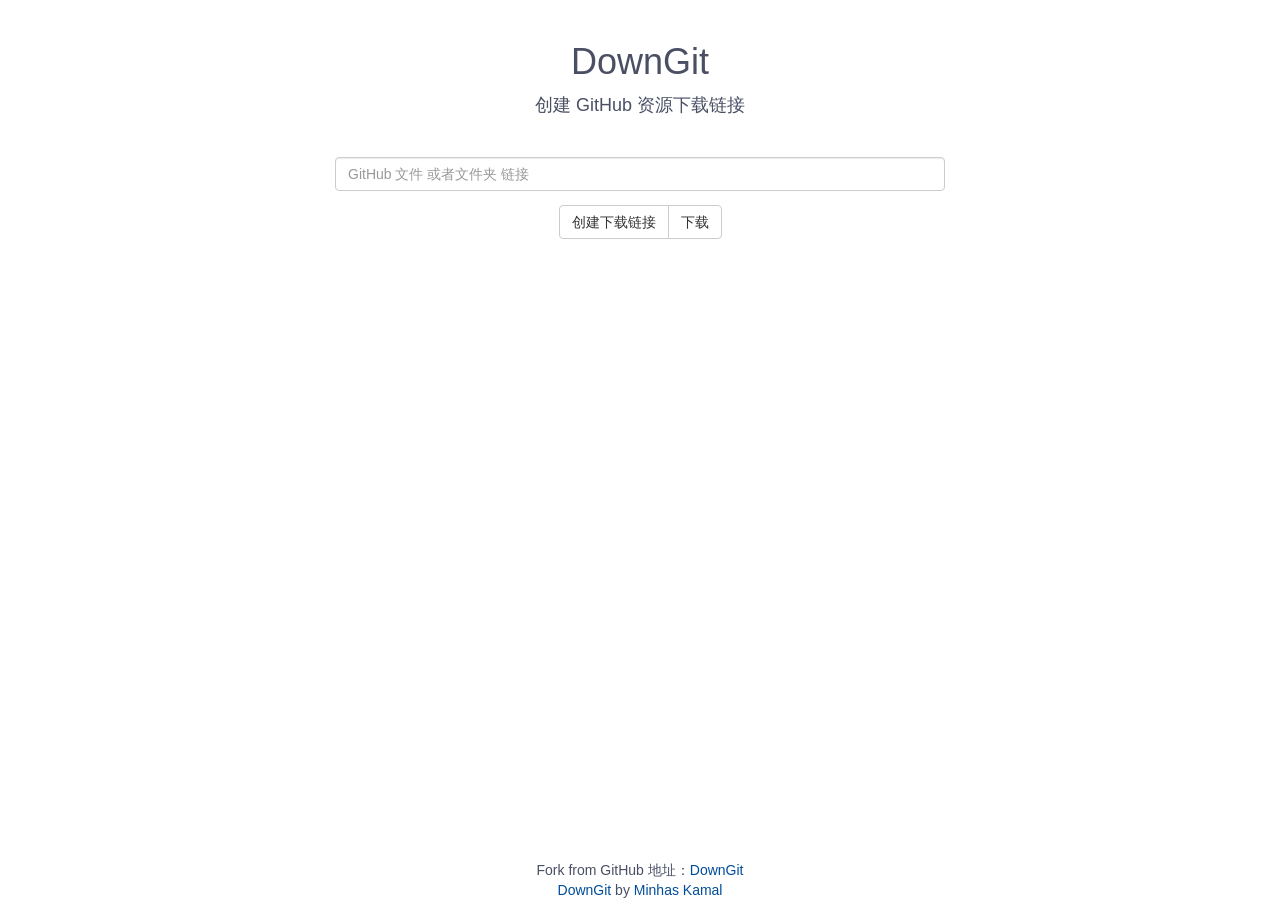
<file: static/downgit/index.html>
<!DOCTYPE html>
<html ng-app="downGit">
<head>
    
    <!-------------------------------- META -------------------------------->
    
    <meta charset="utf-8"/>
    <meta name="keywords" content="GitHub 资源链接, GitHub 目录, Github 链接, GitHub 文件下载, GitHub, 下载"/>
    <meta name="description" content="GitHub 资源打包下载"/>
    <meta name="author" content="Minhas Kamal"/>
    
    
    <title>DownGit</title>
    <link rel="icon" type="image/ico" href="res/images/downgit.png">
    
    
    <!-------------------------------- LINK -------------------------------->
    
    <link href="lib/bootstrap.min.css" rel="stylesheet">
    <link href="lib/angular-toastr(2.0.0).min.css" rel="stylesheet"/>
    
    <link href="app/site.css" rel="stylesheet" />
</head>
<body>
    
    <div ng-view class=""></div>
    
    
    <!------------------------------- SCRIPT ------------------------------>
    
    <script src="lib/angular.min.js"></script>
    <script src="lib/angular-route.min.js"></script>
    <script src="lib/jquery.min.js"></script>
    <script src="lib/bootstrap.min.js"></script>
    <script src="lib/angular-toastr(2.0.0).tpls.min.js"></script>
    <script src="lib/jszip.min.js"></script>
    <script src="lib/filesaver.min.js"></script>

    <script src="app/app.js"></script>
    <script src="app/home/home.js"></script>
    <script src="app/home/down-git.js"></script>
</body>
</html>
</file>
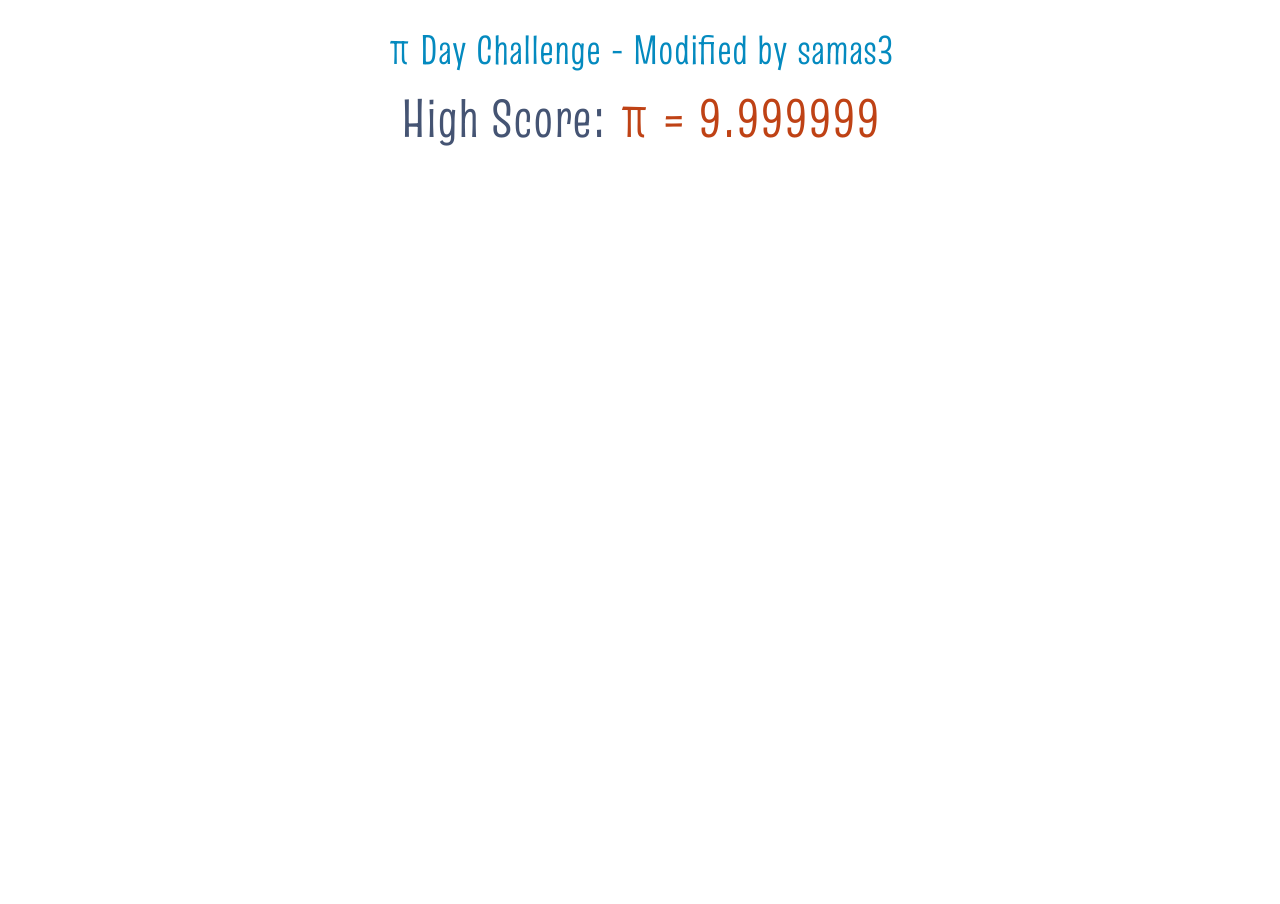
<file: static/pi-day/index.html>
<!DOCTYPE html>
<html><head>
<meta http-equiv="content-type" content="text/html; charset=UTF-8">
    <meta charset="utf-8">
    <title>π Day Challenge</title>
    <style>
      body {
        margin: 0;
        padding: 0;
        overflow: hidden;
        background-color: #ffffff;
        cursor: crosshair;
      }
      @font-face {
          font-family: 'MyFont';
          src: url([data-uri]) format('woff');
      }
    </style>
  </head>
  <body>
    <canvas id="canvas" width="6384" height="3500"></canvas>
    <script>
      var canvasWidth = window.innerWidth;
      var canvasHeight = window.innerHeight;
      var canvasSize = Math.min(canvasWidth, canvasHeight * 0.75)

      const fontFamily = 'MyFont'
      const colors = ['#048ABF', '#BF4215', '#F2B138', '#048ABF', '#455473']

      const titleText = 'π Day Challenge - Modified by samas3';
      const titleFontSize = canvasSize * 0.06;
      const titleMarginTop = canvasSize * 0.05;
      const titleColor = colors[0];

      const highScoreText = 'High Score: π = $score$';
      const highScoreFontSize = canvasSize * 0.08;
      const highScoreMarginTop = canvasSize * 0.02;
      const highScoreColor = colors[4];
      const highScoreNumberColor = colors[1];
      const highScoreNumberPos = 11;

      const scoreText = 'Based on This Circle π = $score$';
      const invalidText = 'You Call That a Circle? Try Again!';
      const scoreFontSize = canvasSize * 0.05;
      const scoreMarginTopBottom = canvasSize * 0.03;
      const scorePaddingLeftRight = canvasSize * 0.03;
      const scorePaddingTopBottom = canvasSize * 0.02;
      const scoreColor = colors[4];
      const scoreNumberColor = colors[1];
      const scoreNumberPos = 20;
      const scoreBgColor = '#f0f0f0';

      const grade = [[3.15, 'S+'], [3.16, 'S'], [3.17, 'A+'], [3.18, 'A'], [3.2, 'B+'], [3.3, 'B'], [3.4, 'C'], [4, 'D'], [Infinity, 'D-']];
      const gradeText = '$grade$';      
      const gradeFontSizeRatio = 0.65;
      const gradeColor = colors[3];

      const newRecordText = 'New High Score!';
      const newRecordFontSize = canvasSize * 0.05;
      const newRecordColor = colors[2];
      const newRecordBgColor = colors[2];

      const lineColor = colors[4];
      const lineWidth = canvasSize * 0.008;

      const fontHeight = 1.2;

      var scoreTextMetrics;
      var fontLoaded = false;

      var highScoreStr;
      if (localStorage.getItem("draw_a_pi_high_score") === null) {
        localStorage.setItem("draw_a_pi_high_score", '9.999999');
      }
      highScoreStr = localStorage.getItem("draw_a_pi_high_score");

      var points = [];

      function dist(p1, p2) {
        return Math.sqrt((p1[0] - p2[0]) * (p1[0] - p2[0]) + (p1[1] - p2[1]) * (p1[1] - p2[1]));
      }

      function cross(v1, v2) {
        return (v1[0] * v2[1] - v1[1] * v2[0]);
      }

      function calculateScore() {
        let circumference = 0;
        let pointTot = points.length;
        
        let area = 0;
        let areaAbs = 0;
        let firstPoint = points[0];
        let lastPoint = points[pointTot - 1];
        let minDist = Infinity;
        let minDistI = 0;
        for (let i = 0; i < pointTot / 5; i++) {
          if (dist(points[i], lastPoint) < minDist) {
            minDist = dist(points[i], lastPoint);
            minDistI = i;
          };
        }
        points.splice(0, minDistI);

        pointTot = points.length;
        for (let i = 0; i < pointTot - 1; i++) {
          circumference += dist(points[i], points[i + 1]);
        }
        circumference += dist(points[0], points[pointTot - 1]);
        /*if (dist(firstPoint, lastPoint) / circumference > 0.15) {
          return Infinity;
        }
        if (dist(points[0], lastPoint) / circumference > 0.15) {
          return Infinity;
        }*/

        for (let i = 1; i < pointTot - 1; i++) {
          let v1 = [points[i][0] - points[0][0], points[i][1] - points[0][1]];
          let v2 = [points[i + 1][0] - points[0][0], points[i + 1][1] - points[0][1]];
          area += (cross(v1, v2) / 2);
          areaAbs += Math.abs(cross(v1, v2) / 2);
        }
        area = Math.abs(area);
        /*if (area / areaAbs < 0.85) {
          return Infinity;
        }*/

        return circumference * circumference / area / 4;
      }

      function calculateCenter() {
        // Extract all x-coordinates and y-coordinates
        let xCoordinates = points.map(point => point[0]);
        let yCoordinates = points.map(point => point[1]);

        // Find the minimum and maximum x-coordinate
        let minX = Math.min(...xCoordinates);
        let maxX = Math.max(...xCoordinates);

        // Find the minimum and maximum y-coordinate
        let minY = Math.min(...yCoordinates);
        let maxY = Math.max(...yCoordinates);

        // Calculate the midpoint for x and y coordinates
        let centerX = (minX + maxX) / 2;
        let centerY = (minY + maxY) / 2;

        // Return the center as an array
        return [centerX, centerY];
      }

      function calculateDiameter() {
        let xCoordinates = points.map(point => point[0]);
        let minX = Math.min(...xCoordinates);
        let maxX = Math.max(...xCoordinates);

        let yCoordinates = points.map(point => point[1]);
        let minY = Math.min(...yCoordinates);
        let maxY = Math.max(...yCoordinates);
        return Math.max(maxX - minX, maxY - minY);
      }

      function drawTitleText() {
        let text = titleText;
        context.font = titleFontSize.toString() + "px " + fontFamily;
        context.textAlign = "center";
        context.textBaseline = "top";  
        context.fillStyle = titleColor;
        context.fillText(text, canvasWidth / 2, titleMarginTop);
      }

      function drawHighScoreText() {
        let text = highScoreText.replace('$score$', highScoreStr);
        context.font = highScoreFontSize.toString() + "px " + fontFamily;
        let textWidth = context.measureText(text).width;

        context.textAlign = "left";
        context.textBaseline = "top";  
        context.fillStyle = highScoreColor;
        let x = canvasWidth / 2 - textWidth / 2;
        let y = titleMarginTop + titleFontSize * fontHeight + highScoreMarginTop;
        context.fillText(text.substring(0, highScoreNumberPos), x, y);

        context.textAlign = "right";
        context.textBaseline = "top";  
        context.fillStyle = highScoreNumberColor;
        x = canvasWidth / 2 + textWidth / 2;
        y = titleMarginTop + titleFontSize * fontHeight + highScoreMarginTop;
        context.fillText(text.slice(highScoreNumberPos), x, y);
      }

      function drawScoreText(scoreStr, centerPos, d) {
        let text = '';
        context.font = scoreFontSize.toString() + "px " + fontFamily;
        if (scoreStr == 'invalid') {
          text = invalidText;
          context.textAlign = "center";
          context.textBaseline = "middle";
          context.fillStyle = scoreColor;
          let x = centerPos[0];
          if (x - scoreTextMetrics.width / 2 < 0) {
            x = scoreTextMetrics.width / 2;
          }
          if (x + scoreTextMetrics.width / 2 > canvasWidth) {
            x = canvasWidth - scoreTextMetrics.width / 2;
          }
          // let y = points.reduce((max, current) => Math.max(max, current[1]), points[0][1]);
          let y = centerPos[1] + d * gradeFontSizeRatio * fontHeight / 2;
          y = y + scoreMarginTopBottom + scoreFontSize * fontHeight / 2 + scorePaddingTopBottom;
          y = Math.min(y, canvasHeight - scoreMarginTopBottom - scoreFontSize * fontHeight / 2 - scorePaddingTopBottom);
          context.fillText(text, x, y);
        }
        else {
          text = scoreText.replace('$score$', scoreStr);
          let textWidth = scoreTextMetrics.width;
          context.textAlign = "left";
          context.textBaseline = "middle";
          context.fillStyle = scoreColor;
          let x = centerPos[0];
          if (x - scoreTextMetrics.width / 2 - scorePaddingLeftRight < 0) {
            x = scoreTextMetrics.width / 2 + scorePaddingLeftRight;
          }
          if (x + scoreTextMetrics.width / 2 + scorePaddingLeftRight > canvasWidth) {
            x = canvasWidth - scoreTextMetrics.width / 2 - scorePaddingLeftRight;
          }
          x = x - textWidth / 2;
          // let y = points.reduce((max, current) => Math.max(max, current[1]), points[0][1]);
          let y = centerPos[1] + d * gradeFontSizeRatio * fontHeight / 2;
          y = y + scoreMarginTopBottom + scoreFontSize * fontHeight / 2 + scorePaddingTopBottom;
          y = Math.min(y, canvasHeight - scoreMarginTopBottom - scoreFontSize * fontHeight / 2 - scorePaddingTopBottom);
          context.fillText(text.substring(0, scoreNumberPos), x, y);

          context.textAlign = "right";
          context.textBaseline = "middle";  
          context.fillStyle = scoreNumberColor;
          x = x + textWidth;
          context.fillText(text.slice(scoreNumberPos), x, y);
        }
      }

      function drawScoreBg(centerPos, d) {
        let x = centerPos[0];
        if (x - scoreTextMetrics.width / 2 - scorePaddingLeftRight < 0) {
          x = scoreTextMetrics.width / 2 + scorePaddingLeftRight;
        }
        if (x + scoreTextMetrics.width / 2 + scorePaddingLeftRight > canvasWidth) {
          x = canvasWidth - scoreTextMetrics.width / 2 - scorePaddingLeftRight;
        }
        x = x - scoreTextMetrics.width / 2 - scorePaddingLeftRight;
        // let y = points.reduce((max, current) => Math.max(max, current[1]), points[0][1]);
        let y = centerPos[1] + d * gradeFontSizeRatio * fontHeight / 2;
        y = y + scoreMarginTopBottom;
        y = Math.min(y, canvasHeight - scoreMarginTopBottom - scoreFontSize * fontHeight - scorePaddingTopBottom * 2);
        let w = scoreTextMetrics.width + 2 * scorePaddingLeftRight;
        let h = scoreFontSize * fontHeight + 2 * scorePaddingTopBottom;
        context.globalAlpha = 0.6;
        context.fillStyle = scoreBgColor;
        context.fillRect(x, y, w, h);
        context.globalAlpha = 1;
      }

      function drawNewRecordText(centerPos, d) {
        let x = centerPos[0] + scoreTextMetrics.width / 2 + scorePaddingLeftRight;
        let y = centerPos[1] + d * gradeFontSizeRatio * fontHeight / 2;
        y = y + scoreMarginTopBottom;
        y = Math.min(y, canvasHeight - scoreMarginTopBottom - scoreFontSize * fontHeight - scorePaddingTopBottom * 2);
        let text = newRecordText;
        context.font = newRecordFontSize.toString() + "px " + fontFamily;
        context.textAlign = "right";
        context.textBaseline = "bottom";
        context.fillStyle = newRecordColor;
        context.fillText(text, x, y);
      }

      function getScoreTextMetrics() {
        let text = scoreText.replace('$score$', '3.000000');
        context.font = scoreFontSize.toString() + "px " + fontFamily;
        scoreTextMetrics = context.measureText(text);
      }

      function getGradeStr(score) {
          for (let i = 0; i < grade.length; i++) {
              if (score < grade[i][0]) {
                  return grade[i][1];
              }
          }
          return 'F';
      }

      function drawGradeText(score, centerPos, d) {
        let gradeStr = getGradeStr(score);
        let text = gradeText.replace('$grade$', gradeStr);
        context.font = (d * gradeFontSizeRatio).toString() + "px " + fontFamily;
        context.textAlign = "center";
        context.textBaseline = "middle";
        context.fillStyle = gradeColor;
        let x = centerPos[0];
        let y = centerPos[1] + d * gradeFontSizeRatio * fontHeight * 0.08;
        context.fillText(text, x, y);
      }

      function getCurr(e) {
        if (e.touches) {
            let touch = e.touches[0]; // Get the information for finger #1
            currX = touch.pageX - touch.target.offsetLeft;
            currY = touch.pageY - touch.target.offsetTop;
            event.preventDefault();
        }
        else {
            currX = e.clientX - canvas.offsetLeft;
            currY = e.clientY - canvas.offsetTop;
        }
      }

      var pixelSize = Math.min(canvasWidth, canvasHeight) / 120;

      canvas = document.getElementById('canvas');
      canvas.width = canvasWidth;
      canvas.height = canvasHeight;
      canvas.addEventListener("mousemove", function (e) {
          findxy('move', e)
      }, false);
      canvas.addEventListener("mousedown", function (e) {
          findxy('down', e)
      }, false);
      canvas.addEventListener("mouseup", function (e) {
          findxy('up', e)
      }, false);
      // canvas.addEventListener("mouseout", function (e) {
      //     findxy('out', e)
      // }, false);
      canvas.addEventListener("touchstart", function (e) {
          findxy('down', e)
      }, false);
      canvas.addEventListener("touchmove", function (e) {
          findxy('move', e)
      }, false);
      canvas.addEventListener("touchend", function (e) {
          findxy('up', e)
      }, false);

      var context = canvas.getContext('2d');
      context.strokeStyle = lineColor;
      context.lineJoin = 'round';
      context.lineWidth = lineWidth;
      context.globalCompositeOperation = 'source-over';

      document.fonts.load('20px MyFont').then(function() {
        getScoreTextMetrics();
        drawTitleText();
        drawHighScoreText();
        fontLoaded = true;
      })

      var isPaint = false;
      var prevX = 0;
      var prevY = 0;
      var currX = 0;
      var currY = 0;

      function findxy(res, e) {
        if (res == 'down' && fontLoaded) {
            isPaint = true;
            context.clearRect(0, 0, canvasWidth, canvasHeight);
            drawTitleText();
            drawHighScoreText();
            getCurr(e);
            prevX = currX;
            prevY = currY;
            points = [[currX, currY]];
        }
        if (isPaint && (res == 'up' || res == "out")) {
            isPaint = false;
            if (points.length > 2) {
              let centerPos = calculateCenter();
              let diameter = calculateDiameter();
              let score = calculateScore();
              let scoreStr = '';
              if (score !== Infinity) {
                scoreStr = score.toString().substring(0, 8);
                scoreStr = scoreStr.padEnd(8, '0');
              }
              else {
                scoreStr = 'invalid';
              }
              drawScoreBg(centerPos, diameter);
              drawScoreText(scoreStr, centerPos, diameter);
              drawGradeText(score, centerPos, diameter);
              if (score < parseFloat(highScoreStr)) {
                drawNewRecordText(centerPos, diameter);
                highScoreStr = scoreStr;
                localStorage.setItem("draw_a_pi_high_score", highScoreStr);
              }
            }
        }
        if (isPaint && res == 'move') {
            if (isPaint) {
                getCurr(e);
                if (dist([currX, currY], [prevX, prevY]) > pixelSize) {
                    context.beginPath();
                    context.moveTo(prevX, prevY);
                    context.lineTo(currX, currY);
                    context.closePath();
                    context.stroke();
                    points.push([currX, currY]);
                    prevX = currX;
                    prevY = currY;
                }
            }
        }
      }
    </script>
  
</body></html>
</file>
<file: static/downgit/app/site.css>
body{
    font-family: sans-serif, arial;
    color: #4A4F64;
}

h1, h2, h3, h4, h5, h6, p{
    margin: 0;
}

a{
    color: #004d99;
}a:hover{
    text-decoration: none;
    color: #004d99;
}

/**********************************/

.home .center-row{
    float: none;
    margin: auto;
    padding-bottom: 1em;
}

.home .vertical-space{
    float: none;
    margin: auto;
    padding-bottom: 3em;
}

.home h1 a{
    color: #4A4F64;
}.home h1  a:hover{
    text-decoration: none;
}

.home h2 {
  margin-bottom: 20px;
}

.home .processing-img{
    width: 4em;
    height: auto;
}

.home .download-link-box{
    resize: vertical;
}

.home .footer{
    position: fixed;
    bottom: 0;
    width: 100%;
}

/**********************************/

.toast-down{
    background-image: url("../res/images/warning.png") !important;
    background-color: #8c8c8c;
}
</file>
<file: static/downgit/lib/angular-toastr(2.0.0).min.css>
.toast-title{font-weight:700}.toast-message{word-wrap:break-word}.toast-message a,.toast-message label{color:#fff}.toast-message a:hover{color:#ccc;text-decoration:none}.toast-close-button{position:relative;right:-.3em;top:-.3em;float:right;font-size:20px;font-weight:700;color:#fff;-webkit-text-shadow:0 1px 0 #fff;text-shadow:0 1px 0 #fff;opacity:.8}.toast-close-button:focus,.toast-close-button:hover{color:#000;text-decoration:none;cursor:pointer;opacity:.4}button.toast-close-button{padding:0;cursor:pointer;background:transparent;border:0;-webkit-appearance:none}.toast-top-center{top:0;right:0;width:100%}.toast-bottom-center{bottom:0;right:0;width:100%}.toast-top-full-width{top:0;right:0;width:100%}.toast-bottom-full-width{bottom:0;right:0;width:100%}.toast-top-left{top:12px;left:12px}.toast-top-right{top:12px;right:12px}.toast-bottom-right{right:12px;bottom:12px}.toast-bottom-left{bottom:12px;left:12px}#toast-container{position:fixed;z-index:1}#toast-container *{box-sizing:border-box}#toast-container .toast{position:relative;overflow:hidden;margin:0 0 6px;padding:15px 15px 15px 50px;width:300px;border-radius:3px 3px 3px 3px;background-position:15px;background-repeat:no-repeat;box-shadow:0 0 12px #999;color:#fff;opacity:.8}#toast-container .toast:hover{box-shadow:0 0 12px #000;opacity:1;cursor:pointer}#toast-container .toast.toast-info{background-image:url("[data-uri]")!important}#toast-container .toast.toast-error{background-image:url("[data-uri]")!important}#toast-container .toast.toast-success{background-image:url("[data-uri]")!important}#toast-container .toast.toast-warning{background-image:url("[data-uri]")!important}#toast-container.toast-bottom-center .toast,#toast-container.toast-top-center .toast{width:300px;margin-left:auto;margin-right:auto}#toast-container.toast-bottom-full-width .toast,#toast-container.toast-top-full-width .toast{width:96%;margin-left:auto;margin-right:auto}.toast{background-color:#030303}.toast-success{background-color:#51a351}.toast-error{background-color:#bd362f}.toast-info{background-color:#2f96b4}.toast-warning{background-color:#f89406}progress-bar{position:absolute;left:0;bottom:0;height:4px;background-color:#000;opacity:.4}div[toast]{opacity:1!important}div[toast].ng-enter{opacity:0!important;transition:opacity .3s linear}div[toast].ng-enter.ng-enter-active{opacity:1!important}div[toast].ng-leave{opacity:1;transition:opacity .3s linear}div[toast].ng-leave.ng-leave-active{opacity:0!important}@media all and (max-width:240px){#toast-container .toast.div{padding:8px 8px 8px 50px;width:11em}#toast-container .toast-close-button{right:-.2em;top:-.2em}}@media all and (min-width:241px) and (max-width:480px){#toast-container .toast.div{padding:8px 8px 8px 50px;width:18em}#toast-container .toast-close-button{right:-.2em;top:-.2em}}@media all and (min-width:481px) and (max-width:768px){#toast-container .toast.div{padding:15px 15px 15px 50px;width:25em}}
</file>
